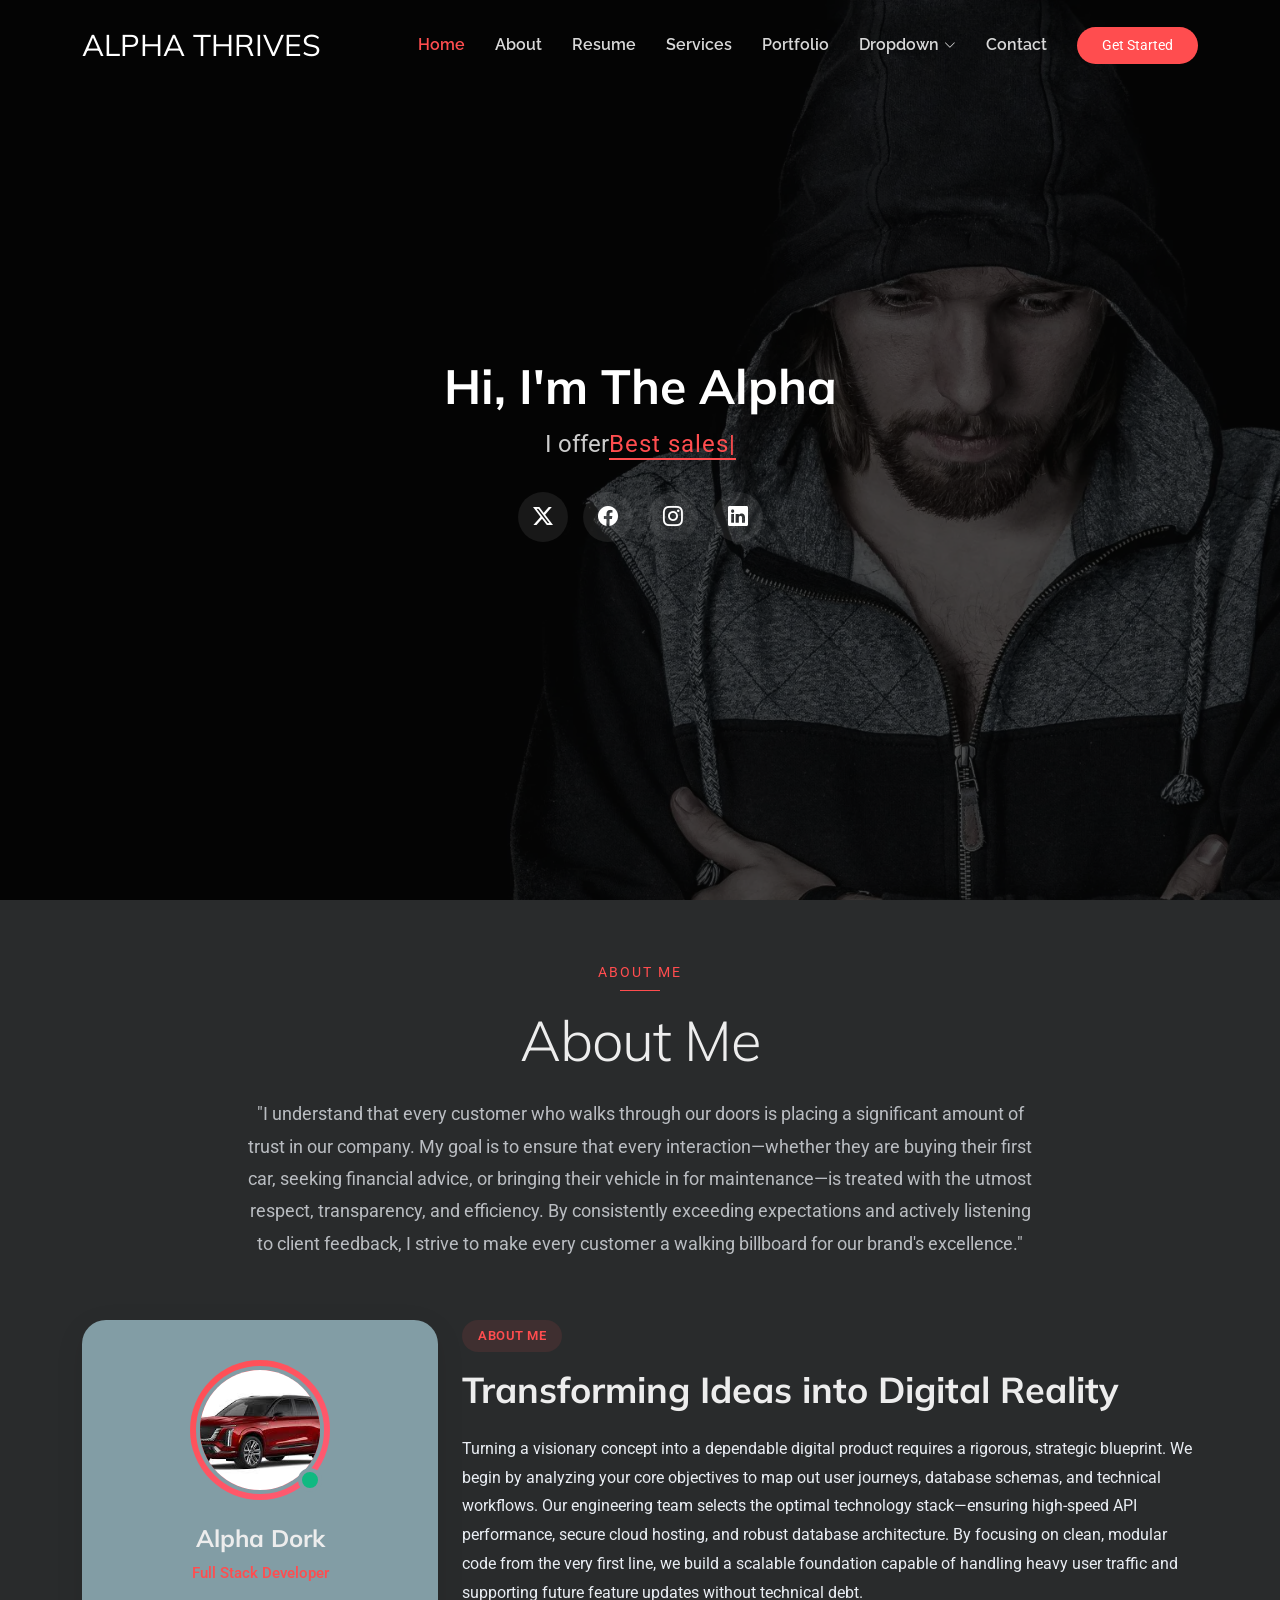
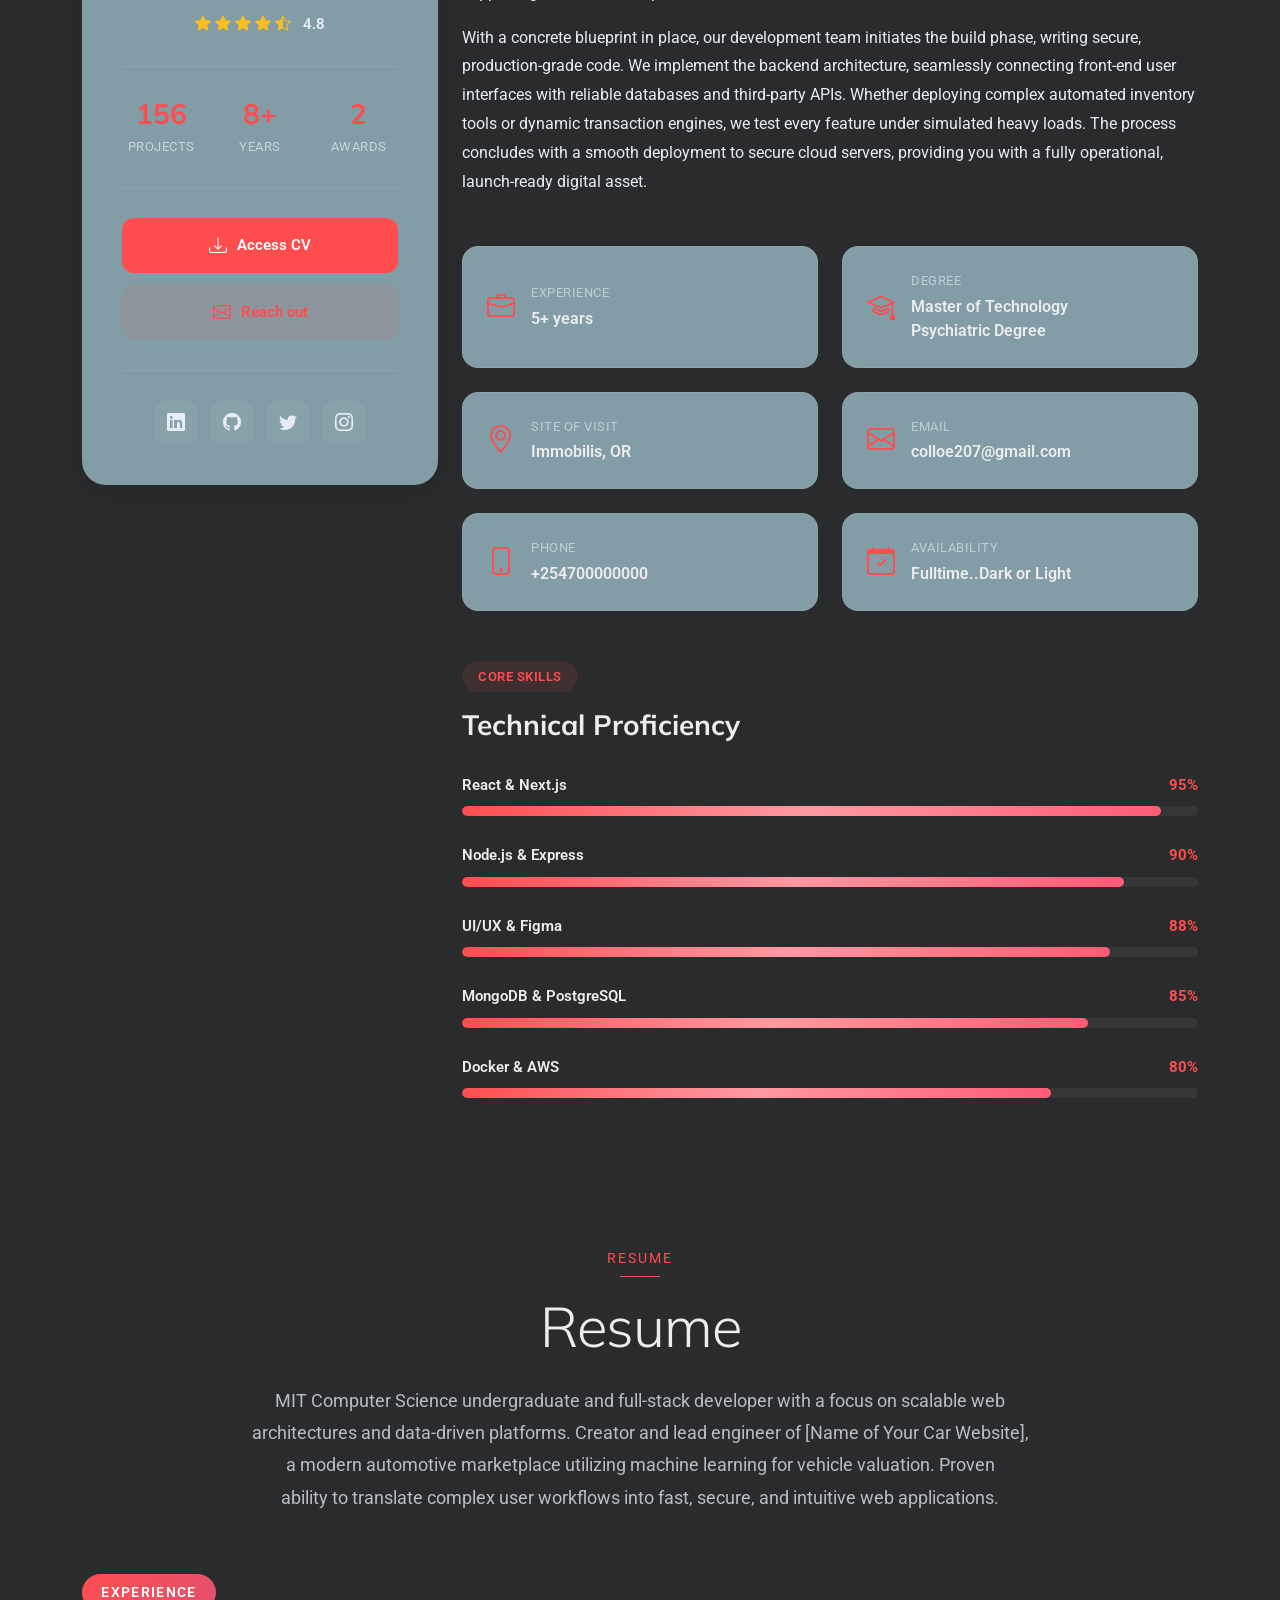
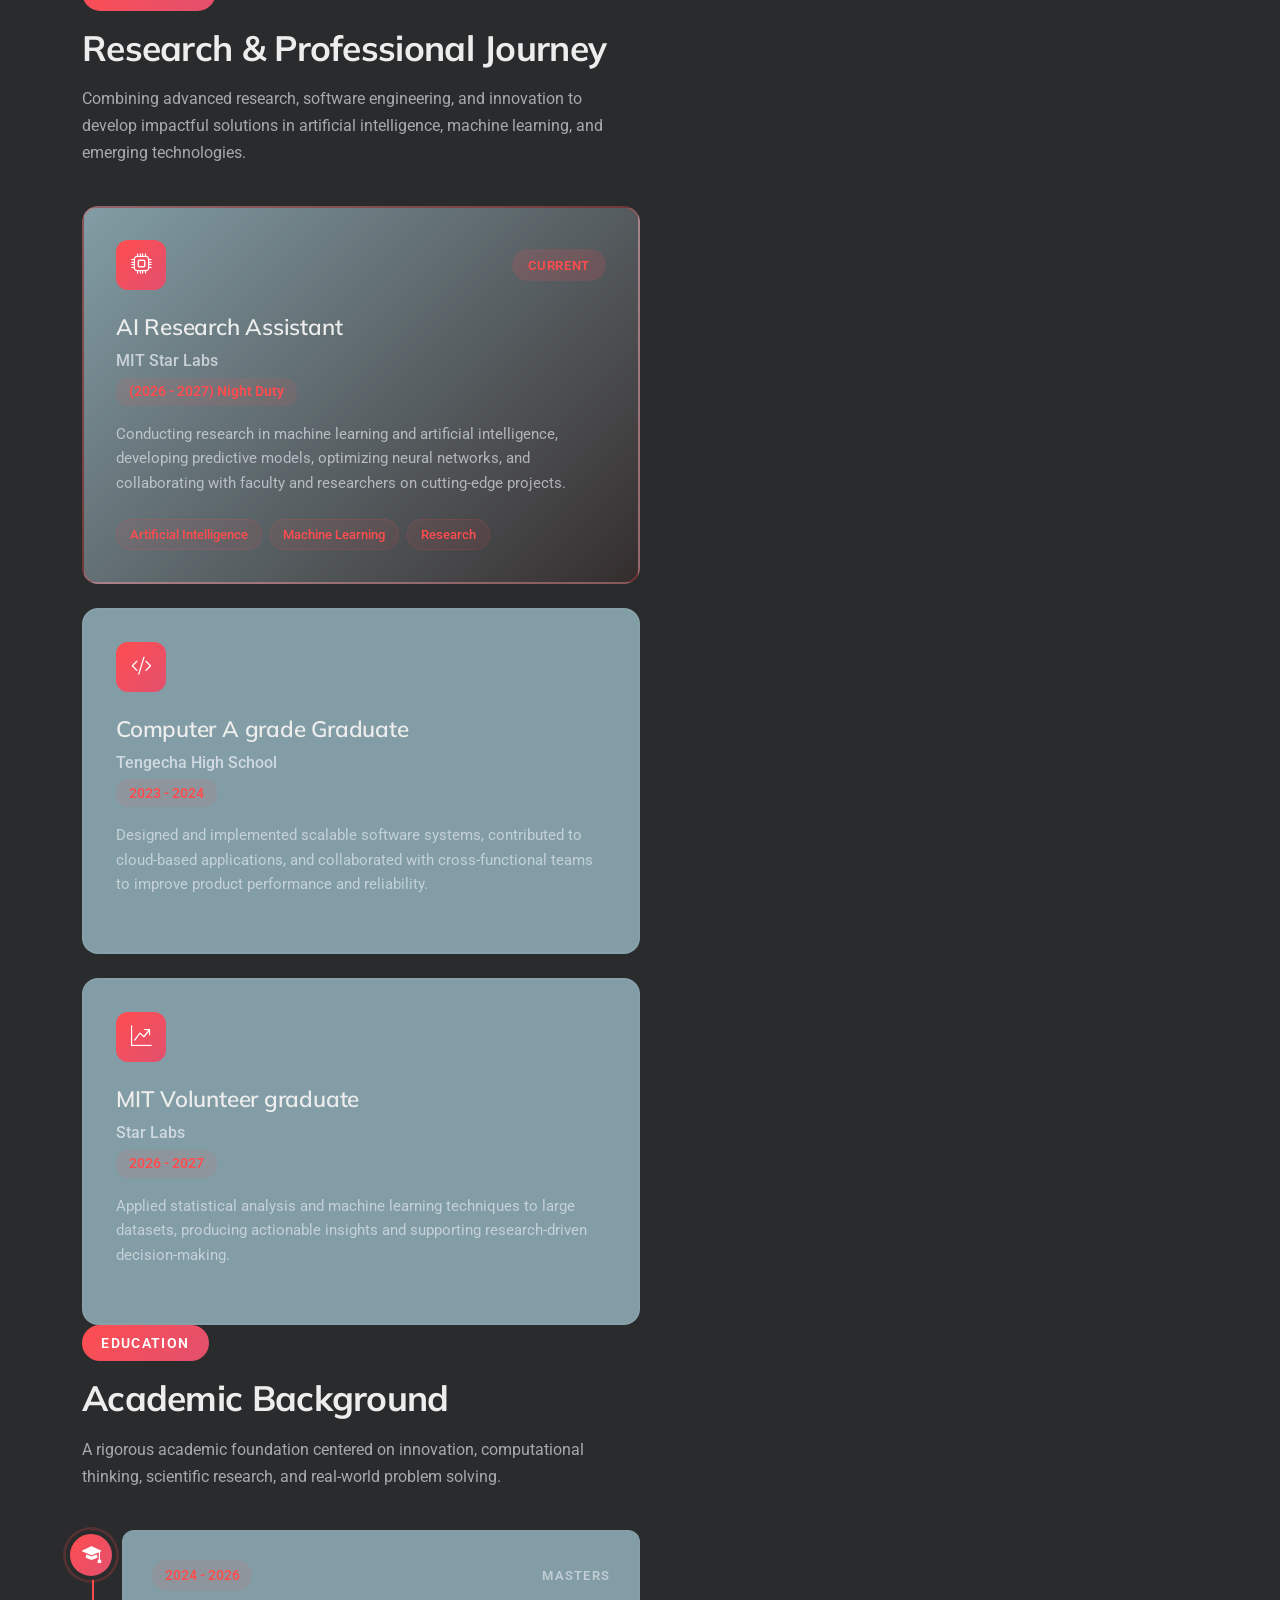
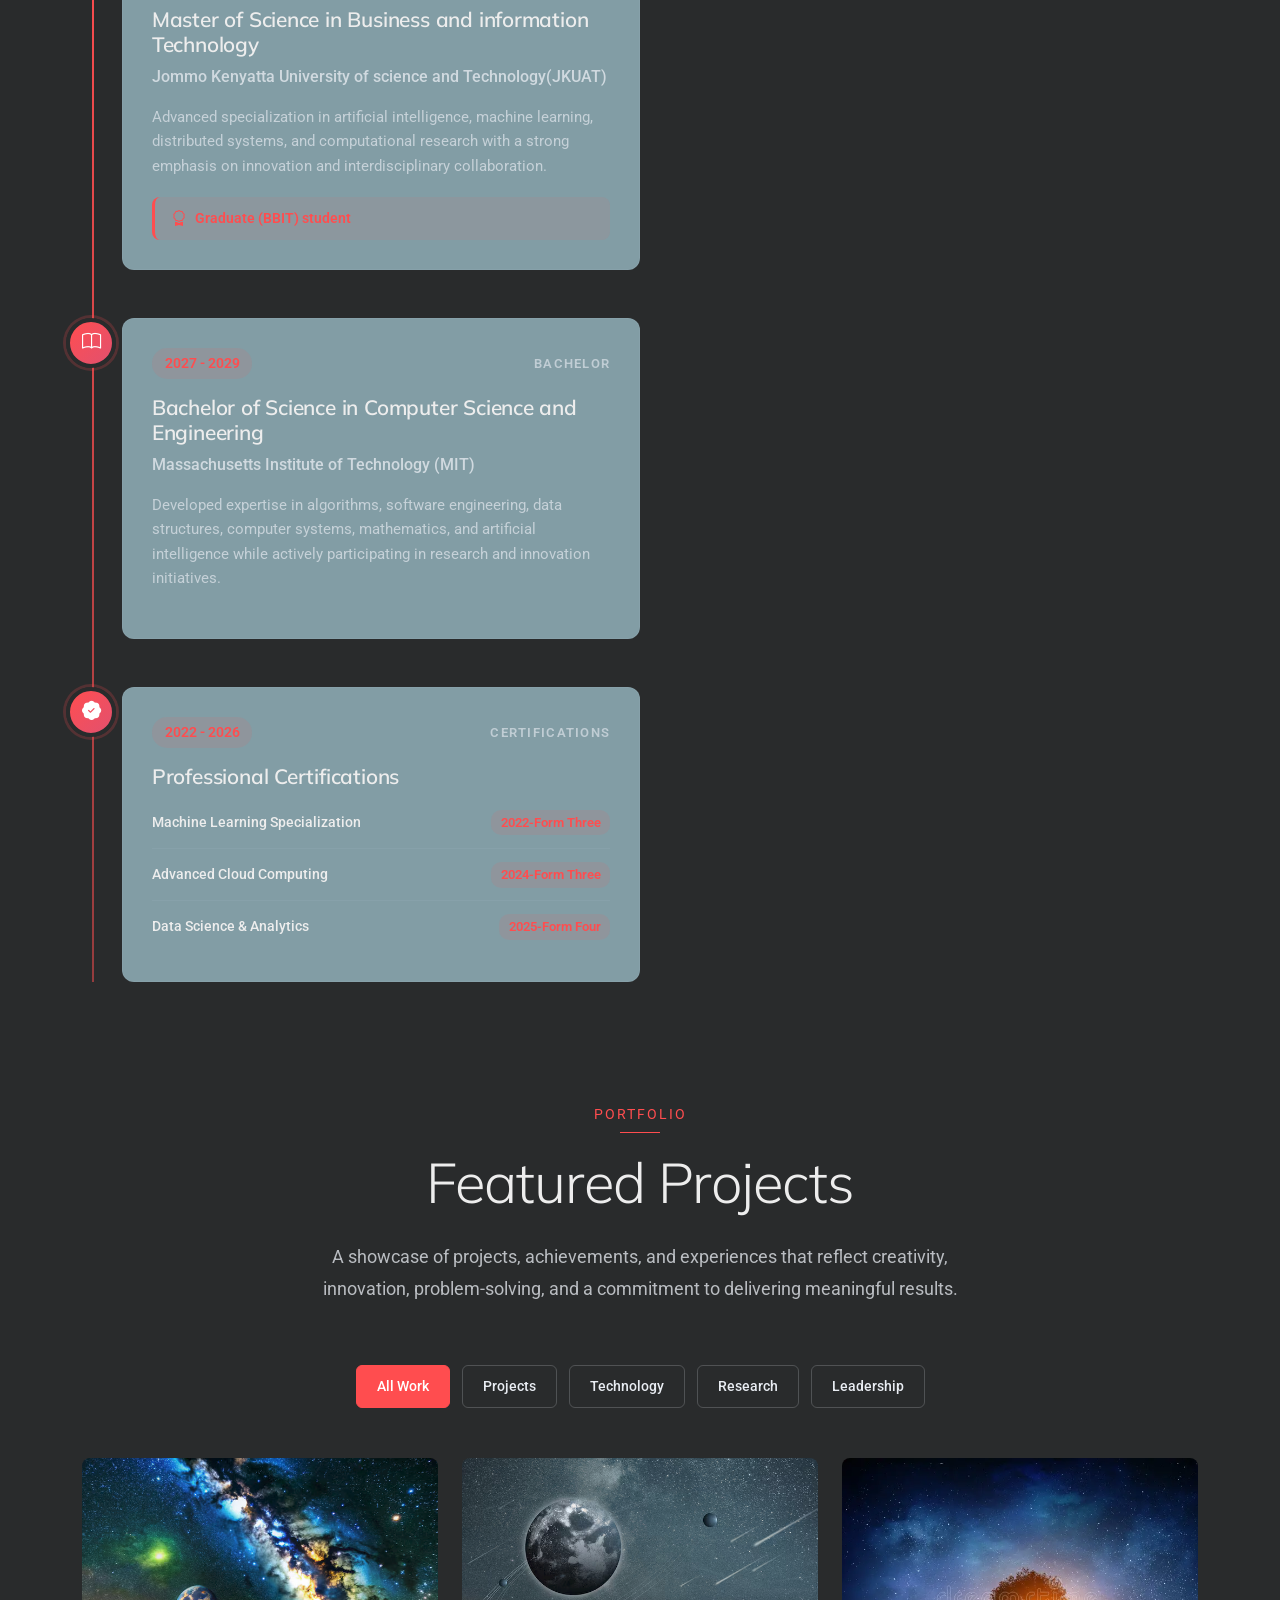
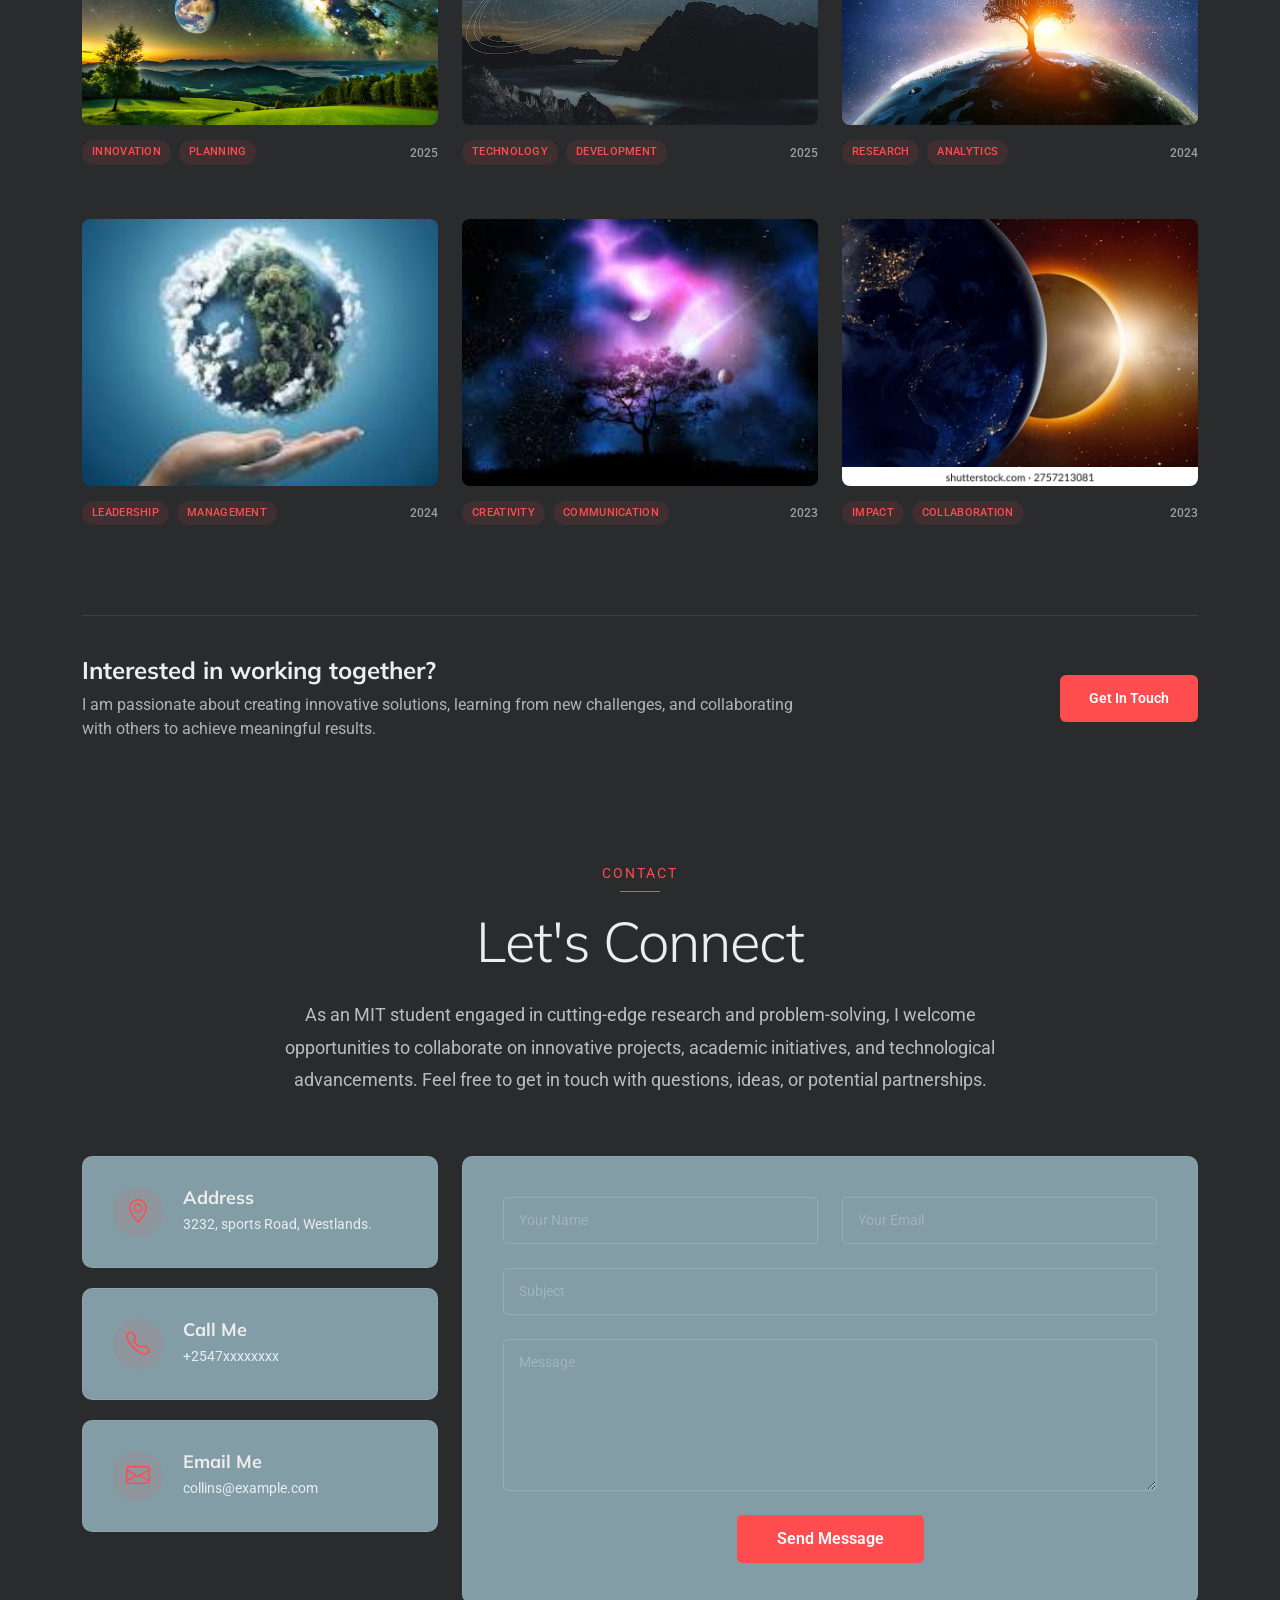
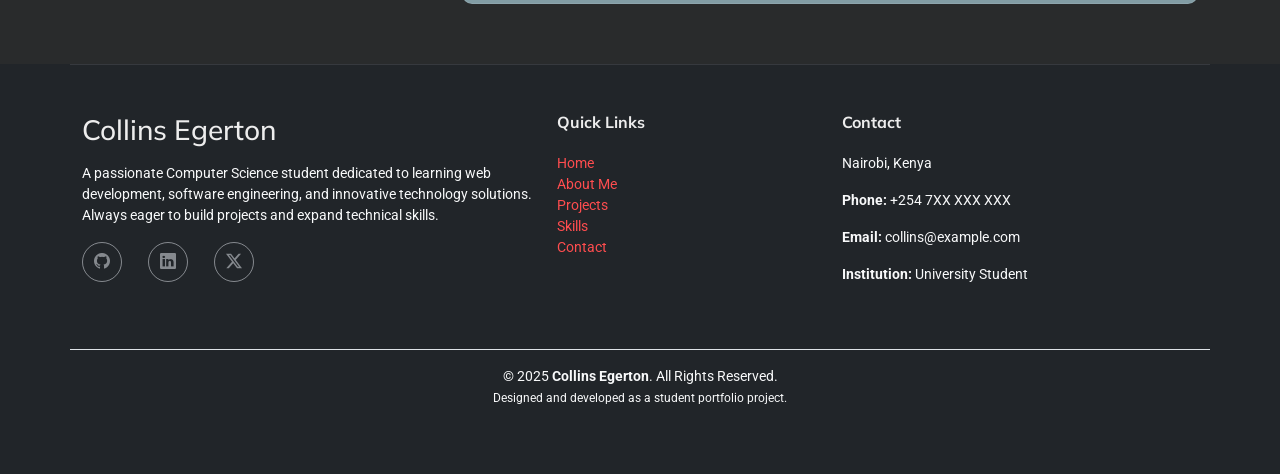
<file: index.html>
<!DOCTYPE html>
<html lang="en">

<head>
  <meta charset="utf-8">
  <meta content="width=device-width, initial-scale=1.0" name="viewport">
  <title></title>
  <meta name="description" content="">
  <meta name="keywords" content="">

  <!-- Favicons -->
  <link href="assets/img/services/image.png" rel="icon">
  <link href="assets/img/services/image copy.png" rel="image copy.png">

  <!-- Fonts -->
  <link href="https://fonts.googleapis.com" rel="preconnect">
  <link href="https://fonts.gstatic.com" rel="preconnect" crossorigin>
  <link href="https://fonts.googleapis.com/css2?family=Roboto:ital,wght@0,100;0,300;0,400;0,500;0,700;0,900;1,100;1,300;1,400;1,500;1,700;1,900&family=Raleway:ital,wght@0,100;0,200;0,300;0,400;0,500;0,600;0,700;0,800;0,900;1,100;1,200;1,300;1,400;1,500;1,600;1,700;1,800;1,900&family=Mulish:ital,wght@0,200;0,300;0,400;0,500;0,600;0,700;0,800;0,900;1,200;1,300;1,400;1,500;1,600;1,700;1,800;1,900&display=swap" rel="stylesheet">

  <!-- Vendor CSS Files -->
  <link href="assets/vendor/bootstrap/css/bootstrap.min.css" rel="stylesheet">
  <link href="assets/vendor/bootstrap-icons/bootstrap-icons.css" rel="stylesheet">
  <link href="assets/vendor/aos/aos.css" rel="stylesheet">
  <link href="assets/vendor/glightbox/css/glightbox.min.css" rel="stylesheet">
  <link href="assets/vendor/swiper/swiper-bundle.min.css" rel="stylesheet">

  <!-- Main CSS File -->
  <link href="assets/css/main.css" rel="stylesheet">

  <!-- =======================================================
  * Template Name: ALPHA THRIVES
  * Template URL: https://bootstrapmade.com/craftivo-bootstrap-portfolio-template/
  * Updated: Oct 04 2025 with Bootstrap v5.3.8
  * Author: BootstrapMade.com
  * License: https://bootstrapmade.com/license/
  ======================================================== -->
</head>

<body class="index-page">

  <header id="header" class="header d-flex align-items-center fixed-top">
    <div class="container-fluid container-xl position-relative d-flex align-items-center">

      <a href="index.html" class="logo d-flex align-items-center me-auto">
        <!-- Uncomment the line below if you also wish to use an image logo -->
        <!-- <img src="assets/img/logo.webp" alt=""> -->
        <h1 class="sitename">ALPHA THRIVES</h1>
      </a>

      <nav id="navmenu" class="navmenu">
        <ul>
          <li><a href="#hero" class="active">Home</a></li>
          <li><a href="#about">About</a></li>
          <li><a href="#resume">Resume</a></li>
          <li><a href="#services">Services</a></li>
          <li><a href="#portfolio">Portfolio</a></li>
          <li class="dropdown"><a href="#"><span>Dropdown</span> <i class="bi bi-chevron-down toggle-dropdown"></i></a>
            <ul>
              <li><a href="#">Dropdown 1</a></li>
              <li class="dropdown"><a href="#"><span>Deep Dropdown</span> <i class="bi bi-chevron-down toggle-dropdown"></i></a>
                <ul>
                  <li><a href="#">Deep Dropdown 1</a></li>
                  <li><a href="#">Deep Dropdown 2</a></li>
                  <li><a href="#">Deep Dropdown 3</a></li>
                  <li><a href="#">Deep Dropdown 4</a></li>
                  <li><a href="#">Deep Dropdown 5</a></li>
                </ul>
              </li>
              <li><a href="#">Dropdown 2</a></li>
              <li><a href="#">Dropdown 3</a></li>
              <li><a href="#">Dropdown 4</a></li>
            </ul>
          </li>
          <li><a href="#contact">Contact</a></li>
        </ul>
        <i class="mobile-nav-toggle d-xl-none bi bi-list"></i>
      </nav>

      <a class="btn-getstarted" href="#about">Get Started</a>

    </div>
  </header>

  <main class="main">

    <!-- Hero Section -->
    <section id="hero" class="hero section dark-background">

      <img src="assets/img/profile/profile-bg-5.webp" alt="" data-aos="fade-in">

      <div class="container" data-aos="fade-up" data-aos-delay="100">
        <div class="row justify-content-center">
          <div class="col-lg-8 text-center">
            <h2>Hi, I'm The Alpha</h2>
            <p>I offer<span class="typed" data-typed-items="Best sales,Best offers,Utter commitment,best products"></span><span class="typed-cursor" aria-hidden="true"></span></p>
            <div class="social-links">
              <a href="#"><i class="bi bi-twitter-x"></i></a>
              <a href="#"><i class="bi bi-facebook"></i></a>
              <a href="#"><i class="bi bi-instagram"></i></a>
              <a href="#"><i class="bi bi-linkedin"></i></a>
            </div>
          </div>
        </div>
      </div>

    </section><!-- /Hero Section -->

    <!-- About Section -->
    <section id="about" class="about section">

      <!-- Section Title -->
      <div class="container section-title" data-aos="fade-up">
        <span class="subtitle">About Me</span>
        <h2>About Me</h2>
        <p>"I understand that every customer who walks through our doors is placing a significant amount of trust in our company. My goal is to ensure that every interaction—whether they are buying their first car, seeking financial advice, or bringing their vehicle in for maintenance—is treated with the utmost respect, transparency, and efficiency. By consistently exceeding expectations and actively listening to client feedback, I strive to make every customer a walking billboard for our brand's excellence."</p>
      </div><!-- End Section Title -->

      <div class="container" data-aos="fade-up" data-aos-delay="100">

        <div class="row gy-5">
          <div class="col-lg-4" data-aos="zoom-in" data-aos-delay="150">
            <div class="profile-card">
              <div class="profile-header">
                <div class="profile-avatar">
                  <img src="assets/img/profile/topgear 8.jpeg" class="img-fluid" alt="">
                  <div class="status-indicator"></div>
                </div>
                <h3>Alpha Dork</h3>
                <span class="role">Full Stack Developer</span>
                <div class="rating">
                  <i class="bi bi-star-fill"></i>
                  <i class="bi bi-star-fill"></i>
                  <i class="bi bi-star-fill"></i>
                  <i class="bi bi-star-fill"></i>
                  <i class="bi bi-star-half"></i>
                  <span>4.8</span>
                </div>
              </div>

              <div class="profile-stats">
                <div class="stat-item">
                  <h4>156</h4>
                  <p>Projects</p>
                </div>
                <div class="stat-item">
                  <h4>8+</h4>
                  <p>Years</p>
                </div>
                <div class="stat-item">
                  <h4>2</h4>
                  <p>Awards</p>
                </div>
              </div>

              <div class="profile-actions">
                <a href="#" class="btn-primary"><i class="bi bi-download"></i> Access CV</a>
                <a href="#" class="btn-secondary"><i class="bi bi-envelope"></i> Reach out</a>
              </div>

              <div class="social-connect">
                <a href="#"><i class="bi bi-linkedin"></i></a>
                <a href="#"><i class="bi bi-github"></i></a>
                <a href="#"><i class="bi bi-twitter"></i></a>
                <a href="#"><i class="bi bi-instagram"></i></a>
              </div>
            </div>
          </div>

          <div class="col-lg-8" data-aos="fade-left" data-aos-delay="200">
            <div class="content-wrapper">
              <div class="bio-section">
                <div class="section-tag">About Me</div>
                <h2>Transforming Ideas into Digital Reality</h2>
                <p>Turning a visionary concept into a dependable digital product requires a rigorous, strategic blueprint. We begin by analyzing your core objectives to map out user journeys, database schemas, and technical workflows. Our engineering team selects the optimal technology stack—ensuring high-speed API performance, secure cloud hosting, and robust database architecture. By focusing on clean, modular code from the very first line, we build a scalable foundation capable of handling heavy user traffic and supporting future feature updates without technical debt.</p>
                <p>With a concrete blueprint in place, our development team initiates the build phase, writing secure, production-grade code. We implement the backend architecture, seamlessly connecting front-end user interfaces with reliable databases and third-party APIs. Whether deploying complex automated inventory tools or dynamic transaction engines, we test every feature under simulated heavy loads. The process concludes with a smooth deployment to secure cloud servers, providing you with a fully operational, launch-ready digital asset.</p>
              </div>

              <div class="details-grid">
                <div class="detail-item" data-aos="fade-up" data-aos-delay="250">
                  <i class="bi bi-briefcase"></i>
                  <div class="detail-content">
                    <span>Experience</span>
                    <strong>5+ years</strong>
                  </div>
                </div>

                <div class="detail-item" data-aos="fade-up" data-aos-delay="300">
                  <i class="bi bi-mortarboard"></i>
                  <div class="detail-content">
                    <span>Degree</span>
                    <strong>Master of Technology</strong>
                    <strong>Psychiatric Degree</strong>
                  </div>
                </div>

                <div class="detail-item" data-aos="fade-up" data-aos-delay="350">
                  <i class="bi bi-geo-alt"></i>
                  <div class="detail-content">
                    <span>Site of visit</span>
                    <strong>Immobilis, OR</strong>
                  </div>
                </div>

                <div class="detail-item" data-aos="fade-up" data-aos-delay="100">
                  <i class="bi bi-envelope"></i>
                  <div class="detail-content">
                    <span>Email</span>
                    <strong>colloe207@gmail.com</strong>
                  </div>
                </div>

                <div class="detail-item" data-aos="fade-up" data-aos-delay="150">
                  <i class="bi bi-phone"></i>
                  <div class="detail-content">
                    <span>Phone</span>
                    <strong>+254700000000</strong>
                  </div>
                </div>

                <div class="detail-item" data-aos="fade-up" data-aos-delay="200">
                  <i class="bi bi-calendar-check"></i>
                  <div class="detail-content">
                    <span>Availability</span>
                    <strong>Fulltime..Dark or Light</strong>
                  </div>
                </div>
              </div>

              <div class="skills-showcase" data-aos="fade-up" data-aos-delay="250">
                <div class="section-tag">Core Skills</div>
                <h3>Technical Proficiency</h3>

                <div class="skills-list skills-animation">
                  <div class="skill-item">
                    <div class="skill-info">
                      <span class="skill-name">React &amp; Next.js</span>
                      <span class="skill-percent">95%</span>
                    </div>
                    <div class="progress">
                      <div class="progress-bar" role="progressbar" aria-valuenow="95" aria-valuemin="0" aria-valuemax="100"></div>
                    </div>
                  </div>

                  <div class="skill-item">
                    <div class="skill-info">
                      <span class="skill-name">Node.js &amp; Express</span>
                      <span class="skill-percent">90%</span>
                    </div>
                    <div class="progress">
                      <div class="progress-bar" role="progressbar" aria-valuenow="90" aria-valuemin="0" aria-valuemax="100"></div>
                    </div>
                  </div>

                  <div class="skill-item">
                    <div class="skill-info">
                      <span class="skill-name">UI/UX &amp; Figma</span>
                      <span class="skill-percent">88%</span>
                    </div>
                    <div class="progress">
                      <div class="progress-bar" role="progressbar" aria-valuenow="88" aria-valuemin="0" aria-valuemax="100"></div>
                    </div>
                  </div>

                  <div class="skill-item">
                    <div class="skill-info">
                      <span class="skill-name">MongoDB &amp; PostgreSQL</span>
                      <span class="skill-percent">85%</span>
                    </div>
                    <div class="progress">
                      <div class="progress-bar" role="progressbar" aria-valuenow="85" aria-valuemin="0" aria-valuemax="100"></div>
                    </div>
                  </div>

                  <div class="skill-item">
                    <div class="skill-info">
                      <span class="skill-name">Docker &amp; AWS</span>
                      <span class="skill-percent">80%</span>
                    </div>
                    <div class="progress">
                      <div class="progress-bar" role="progressbar" aria-valuenow="80" aria-valuemin="0" aria-valuemax="100"></div>
                    </div>
                  </div>
                </div>
              </div>
            </div>
          </div>
        </div>

      </div>

    </section><!-- /About Section -->

    <!-- Resume Section -->
    <section id="resume" class="resume section">

      <!-- Section Title -->
      <div class="container section-title" data-aos="fade-up">
        <span class="subtitle">Resume</span>
        <h2>Resume</h2>
        <p><p>MIT Computer Science undergraduate and full-stack developer with a focus on scalable web architectures and data-driven platforms. Creator and lead engineer of [Name of Your Car Website], a modern automotive marketplace utilizing machine learning for vehicle valuation. Proven ability to translate complex user workflows into fast, secure, and intuitive web applications.</p></p>
       
      </div><!-- End Section Title -->

      <div class="container" data-aos="fade-up" data-aos-delay="100">
<div class="col-lg-6">
  <div class="experience-section">
    <div class="section-header" data-aos="fade-right" data-aos-delay="200">
      <div class="header-content">
        <span class="section-badge">Experience</span>
        <h2>Research & Professional Journey</h2>
        <p>Combining advanced research, software engineering, and innovation to develop impactful solutions in artificial intelligence, machine learning, and emerging technologies.</p>
      </div>
    </div>

    <div class="experience-cards">
      <div class="exp-card featured" data-aos="zoom-in" data-aos-delay="300">
        <div class="card-header">
          <div class="company-logo">
            <i class="bi bi-cpu"></i>
          </div>
          <div class="period-badge">Current</div>
        </div>
        <div class="card-body">
          <h3>AI Research Assistant</h3>
          <p class="company-name">MIT Star Labs</p>
          <span class="duration">(2026 - 2027) Night Duty</span>
          <p class="description">
            Conducting research in machine learning and artificial intelligence, developing predictive models,
            optimizing neural networks, and collaborating with faculty and researchers on cutting-edge projects.
          </p>
          <div class="skills-tags">
            <span class="skill-tag">Artificial Intelligence</span>
            <span class="skill-tag">Machine Learning</span>
            <span class="skill-tag">Research</span>
          </div>
        </div>
      </div>

      <div class="exp-card" data-aos="zoom-in" data-aos-delay="350">
        <div class="card-header">
          <div class="company-logo">
            <i class="bi bi-code-slash"></i>
          </div>
        </div>
        <div class="card-body">
          <h3>Computer A grade Graduate</h3>
          <p class="company-name">Tengecha High School</p>
          <span class="duration">2023 - 2024</span>
          <p class="description">
            Designed and implemented scalable software systems, contributed to cloud-based applications,
            and collaborated with cross-functional teams to improve product performance and reliability.
          </p>
        </div>
      </div>

      <div class="exp-card" data-aos="zoom-in" data-aos-delay="400">
        <div class="card-header">
          <div class="company-logo">
            <i class="bi bi-graph-up-arrow"></i>
          </div>
        </div>
        <div class="card-body">
          <h3>MIT Volunteer graduate</h3>
          <p class="company-name">Star Labs</p>
          <span class="duration">2026 - 2027</span>
          <p class="description">
            Applied statistical analysis and machine learning techniques to large datasets,
            producing actionable insights and supporting research-driven decision-making.
          </p>
        </div>
      </div>
    </div>
  </div>
</div>

<div class="col-lg-6">
  <div class="education-section">
    <div class="section-header" data-aos="fade-left" data-aos-delay="200">
      <div class="header-content">
        <span class="section-badge">Education</span>
        <h2>Academic Background</h2>
        <p>
          A rigorous academic foundation centered on innovation, computational thinking,
          scientific research, and real-world problem solving.
        </p>
      </div>
    </div>

    <div class="education-timeline" data-aos="fade-left" data-aos-delay="300">
      <div class="timeline-track">

        <div class="timeline-item">
          <div class="timeline-marker">
            <i class="bi bi-mortarboard-fill"></i>
          </div>
          <div class="timeline-content">
            <div class="education-meta">
              <span class="year-range">2024 - 2026</span>
              <span class="degree-level">Masters</span>
            </div>
            <h4>Master of Science in Business and information Technology</h4>
            <p class="institution">Jommo Kenyatta University of science and Technology(JKUAT)</p>
            <p class="description">
              Advanced specialization in artificial intelligence, machine learning,
              distributed systems, and computational research with a strong emphasis
              on innovation and interdisciplinary collaboration.
            </p>
            <div class="achievement">
              <i class="bi bi-award"></i>
              <span>Graduate (BBIT) student</span>
            </div>
          </div>
        </div>

        <div class="timeline-item">
          <div class="timeline-marker">
            <i class="bi bi-book"></i>
          </div>
          <div class="timeline-content">
            <div class="education-meta">
              <span class="year-range">2027 - 2029</span>
              <span class="degree-level">Bachelor</span>
            </div>
            <h4>Bachelor of Science in Computer Science and Engineering</h4>
            <p class="institution">Massachusetts Institute of Technology (MIT)</p>
            <p class="description">
              Developed expertise in algorithms, software engineering, data structures,
              computer systems, mathematics, and artificial intelligence while actively
              participating in research and innovation initiatives.
            </p>
          </div>
        </div>

        <div class="timeline-item">
          <div class="timeline-marker">
            <i class="bi bi-patch-check-fill"></i>
          </div>
          <div class="timeline-content">
            <div class="education-meta">
              <span class="year-range">2022 - 2026</span>
              <span class="degree-level">Certifications</span>
            </div>
            <h4>Professional Certifications</h4>

<div class="certifications-list">
  <div class="cert-item">
    <span class="cert-name">Machine Learning Specialization</span>
    <span class="cert-year">2022-Form Three</span>
  </div>
  <div class="cert-item">
    <span class="cert-name">Advanced Cloud Computing</span>
    <span class="cert-year">2024-Form Three</span>
  </div>
  <div class="cert-item">
    <span class="cert-name">Data Science & Analytics</span>
    <span class="cert-year">2025-Form Four</span>
  </div>
</div>
            </div>

          </div>
        </div>

      </div>
    </div>
  </div>
</div>
    </section><!-- /Services Section -->

    <!-- Portfolio Section -->
<section id="portfolio" class="portfolio section">

  <!-- Section Title -->
  <div class="container section-title" data-aos="fade-up">
    <span class="subtitle">Portfolio</span>
    <h2>Featured Projects</h2>
    <p>
      A showcase of projects, achievements, and experiences that reflect creativity,
      innovation, problem-solving, and a commitment to delivering meaningful results.
    </p>
  </div>

  <div class="container" data-aos="fade-up" data-aos-delay="100">

    <div class="isotope-layout" data-default-filter="*" data-layout="masonry" data-sort="original-order">

      <ul class="portfolio-filters isotope-filters" data-aos="fade-up" data-aos-delay="200">
        <li data-filter="*" class="filter-active">All Work</li>
        <li data-filter=".filter-creative">Projects</li>
        <li data-filter=".filter-digital">Technology</li>
        <li data-filter=".filter-strategy">Research</li>
        <li data-filter=".filter-development">Leadership</li>
      </ul>

      <div class="row gy-4 isotope-container" data-aos="fade-up" data-aos-delay="300">

        <!-- Project 1 -->
        <div class="col-lg-4 col-md-6 portfolio-item isotope-item filter-creative">
          <div class="portfolio-card">
            <div class="portfolio-image-container">
              <img src="assets/img/portfolio/image copy 2.png" alt="Project" class="img-fluid">
              <div class="portfolio-overlay">
                <div class="portfolio-info">
                  <span class="project-category">Project</span>
                  <h4>Innovation Initiative</h4>
                </div>
              </div>
            </div>
            <div class="portfolio-meta">
              <div class="project-tags">
                <span class="tag">Innovation</span>
                <span class="tag">Planning</span>
              </div>
              <div class="project-year">2025</div>
            </div>
          </div>
        </div>

        <!-- Project 2 -->
        <div class="col-lg-4 col-md-6 portfolio-item isotope-item filter-digital">
          <div class="portfolio-card">
            <div class="portfolio-image-container">
              <img src="assets/img/portfolio/image copy 3.png" alt="Project" class="img-fluid">
              <div class="portfolio-overlay">
                <div class="portfolio-info">
                  <span class="project-category">Technology</span>
                  <h4>Digital Solutions Platform</h4>
                </div>
              </div>
            </div>
            <div class="portfolio-meta">
              <div class="project-tags">
                <span class="tag">Technology</span>
                <span class="tag">Development</span>
              </div>
              <div class="project-year">2025</div>
            </div>
          </div>
        </div>

        <!-- Project 3 -->
        <div class="col-lg-4 col-md-6 portfolio-item isotope-item filter-strategy">
          <div class="portfolio-card">
            <div class="portfolio-image-container">
              <img src="assets/img/portfolio/image copy 4.png" alt="Project" class="img-fluid">
              <div class="portfolio-overlay">
                <div class="portfolio-info">
                  <span class="project-category">Research</span>
                  <h4>Market & Data Analysis</h4>
                </div>
              </div>
            </div>
            <div class="portfolio-meta">
              <div class="project-tags">
                <span class="tag">Research</span>
                <span class="tag">Analytics</span>
              </div>
              <div class="project-year">2024</div>
            </div>
          </div>
        </div>

        <!-- Project 4 -->
        <div class="col-lg-4 col-md-6 portfolio-item isotope-item filter-development">
          <div class="portfolio-card">
            <div class="portfolio-image-container">
              <img src="assets/img/portfolio/image copy 5.png" alt="Project" class="img-fluid">
              <div class="portfolio-overlay">
                <div class="portfolio-info">
                  <span class="project-category">Leadership</span>
                  <h4>Team Development Program</h4>
                </div>
              </div>
            </div>
            <div class="portfolio-meta">
              <div class="project-tags">
                <span class="tag">Leadership</span>
                <span class="tag">Management</span>
              </div>
              <div class="project-year">2024</div>
            </div>
          </div>
        </div>

        <!-- Project 5 -->
        <div class="col-lg-4 col-md-6 portfolio-item isotope-item filter-creative">
          <div class="portfolio-card">
            <div class="portfolio-image-container">
              <img src="assets/img/portfolio/image copy.png" alt="Project" class="img-fluid">
              <div class="portfolio-overlay">
                <div class="portfolio-info">
                  <span class="project-category">Creative Work</span>
                  <h4>Brand Communication Strategy</h4>
                </div>
              </div>
            </div>
            <div class="portfolio-meta">
              <div class="project-tags">
                <span class="tag">Creativity</span>
                <span class="tag">Communication</span>
              </div>
              <div class="project-year">2023</div>
            </div>
          </div>
        </div>

        <!-- Project 6 -->
        <div class="col-lg-4 col-md-6 portfolio-item isotope-item filter-digital">
          <div class="portfolio-card">
            <div class="portfolio-image-container">
              <img src="assets/img/portfolio/image.png" alt="Project" class="img-fluid">
              <div class="portfolio-overlay">
                <div class="portfolio-info">
                  <span class="project-category">Community Impact</span>
                  <h4>Social Outreach Initiative</h4>
                </div>
              </div>
            </div>
            <div class="portfolio-meta">
              <div class="project-tags">
                <span class="tag">Impact</span>
                <span class="tag">Collaboration</span>
              </div>
              <div class="project-year">2023</div>
            </div>
          </div>
        </div>

      </div>
    </div>

    <div class="portfolio-bottom" data-aos="fade-up" data-aos-delay="400">
      <div class="row align-items-center">
        <div class="col-lg-8">
          <h3>Interested in working together?</h3>
          <p>
            I am passionate about creating innovative solutions, learning from new
            challenges, and collaborating with others to achieve meaningful results.
          </p>
        </div>
        <div class="col-lg-4 text-lg-end">
          <a href="#contact" class="btn btn-accent">Get In Touch</a>
        </div>
      </div>
    </div>

  </div>
</section>

    <!-- Contact Section -->
    <section id="contact" class="contact section">

     <!-- Section Title -->
<div class="container section-title" data-aos="fade-up">
  <span class="subtitle">Contact</span>
  <h2>Let's Connect</h2>
  <p>
    As an MIT student engaged in cutting-edge research and problem-solving,
    I welcome opportunities to collaborate on innovative projects, academic
    initiatives, and technological advancements. Feel free to get in touch
    with questions, ideas, or potential partnerships.
  </p>
</div><!-- End Section Title -->

      <div class="container">

        <div class="row gy-4">

          <div class="col-lg-4">
            <div class="info-item">
              <div class="icon-wrapper">
                <i class="bi bi-geo-alt"></i>
              </div>
              <div>
                <h3>Address</h3>
                <p>3232, sports Road, Westlands.</p>
              </div>
            </div>

            <div class="info-item">
              <div class="icon-wrapper">
                <i class="bi bi-telephone"></i>
              </div>
              <div>
                <h3>Call Me</h3>
                <p>+2547xxxxxxxx</p>
              </div>
            </div>

            <div class="info-item">
              <div class="icon-wrapper">
                <i class="bi bi-envelope"></i>
              </div>
              <div>
                <h3>Email Me</h3>
                <p>collins@example.com</p>
              </div>
            </div>

          </div>

          <div class="col-lg-8">
            <form action="forms/contact.php" method="post" class="php-email-form">
              <div class="row gy-4">

                <div class="col-md-6">
                  <input type="text" name="name" class="form-control" placeholder="Your Name" required="">
                </div>

                <div class="col-md-6">
                  <input type="email" class="form-control" name="email" placeholder="Your Email" required="">
                </div>

                <div class="col-md-12">
                  <input type="text" class="form-control" name="subject" placeholder="Subject" required="">
                </div>

                <div class="col-md-12">
                  <textarea class="form-control" name="message" rows="6" placeholder="Message" required=""></textarea>
                </div>

                <div class="col-md-12 text-center">
                  <div class="loading">Loading</div>
                  <div class="error-message"></div>
                  <div class="sent-message">Your message has been sent. Thank you!</div>

                  <button type="submit">Send Message</button>
                </div>

              </div>
            </form>
          </div>

        </div>

      </div>

    </section><!-- /Contact Section -->

  </main>
<footer id="footer" class="footer bg-dark text-light">

  <div class="container footer-top py-5">
    <div class="row gy-4">

      <!-- About Student -->
      <div class="col-lg-5 col-md-12">
        <h3 class="mb-3">Collins Egerton</h3>
        <p>
          A passionate Computer Science student dedicated to learning
          web development, software engineering, and innovative technology
          solutions. Always eager to build projects and expand technical skills.
        </p>

        <div class="social-links d-flex gap-3 mt-3">
          <a href="https://github.com/yourusername" target="_blank">
            <i class="bi bi-github"></i>
          </a>

          <a href="https://linkedin.com/in/yourprofile" target="_blank">
            <i class="bi bi-linkedin"></i>
          </a>

          <a href="https://twitter.com/yourusername" target="_blank">
            <i class="bi bi-twitter-x"></i>
          </a>
        </div>
      </div>

      <!-- Quick Links -->
      <div class="col-lg-3 col-6">
        <h4>Quick Links</h4>
        <ul class="list-unstyled">
          <li><a href="#hero">Home</a></li>
          <li><a href="#about">About Me</a></li>
          <li><a href="#projects">Projects</a></li>
          <li><a href="#skills">Skills</a></li>
          <li><a href="#contact">Contact</a></li>
        </ul>
      </div>

      <!-- Contact Information -->
      <div class="col-lg-4 col-md-12">
        <h4>Contact</h4>
        <p>Nairobi, Kenya</p>
        <p><strong>Phone:</strong> +254 7XX XXX XXX</p>
        <p><strong>Email:</strong> collins@example.com</p>
        <p><strong>Institution:</strong> University Student</p>
      </div>

    </div>
  </div>

  <!-- Copyright -->
  <div class="container text-center py-3 border-top">
    <p class="mb-0">
      © 2025 <strong>Collins Egerton</strong>. All Rights Reserved.
    </p>
    <small>
      Designed and developed as a student portfolio project.
    </small>
  </div>

</footer>

  <!-- Scroll Top -->
  <a href="#" id="scroll-top" class="scroll-top d-flex align-items-center justify-content-center"><i class="bi bi-arrow-up-short"></i></a>

  <!-- Preloader -->
  <div id="preloader"></div>

  <!-- Vendor JS Files -->
  <script src="assets/vendor/bootstrap/js/bootstrap.bundle.min.js"></script>
  <script src="assets/vendor/php-email-form/validate.js"></script>
  <script src="assets/vendor/aos/aos.js"></script>
  <script src="assets/vendor/typed.js/typed.umd.js"></script>
  <script src="assets/vendor/waypoints/noframework.waypoints.js"></script>
  <script src="assets/vendor/glightbox/js/glightbox.min.js"></script>
  <script src="assets/vendor/imagesloaded/imagesloaded.pkgd.min.js"></script>
  <script src="assets/vendor/isotope-layout/isotope.pkgd.min.js"></script>
  <script src="assets/vendor/swiper/swiper-bundle.min.js"></script>

  <!-- Main JS File -->
  <script src="assets/js/main.js"></script>

</body>

</html>
</file>
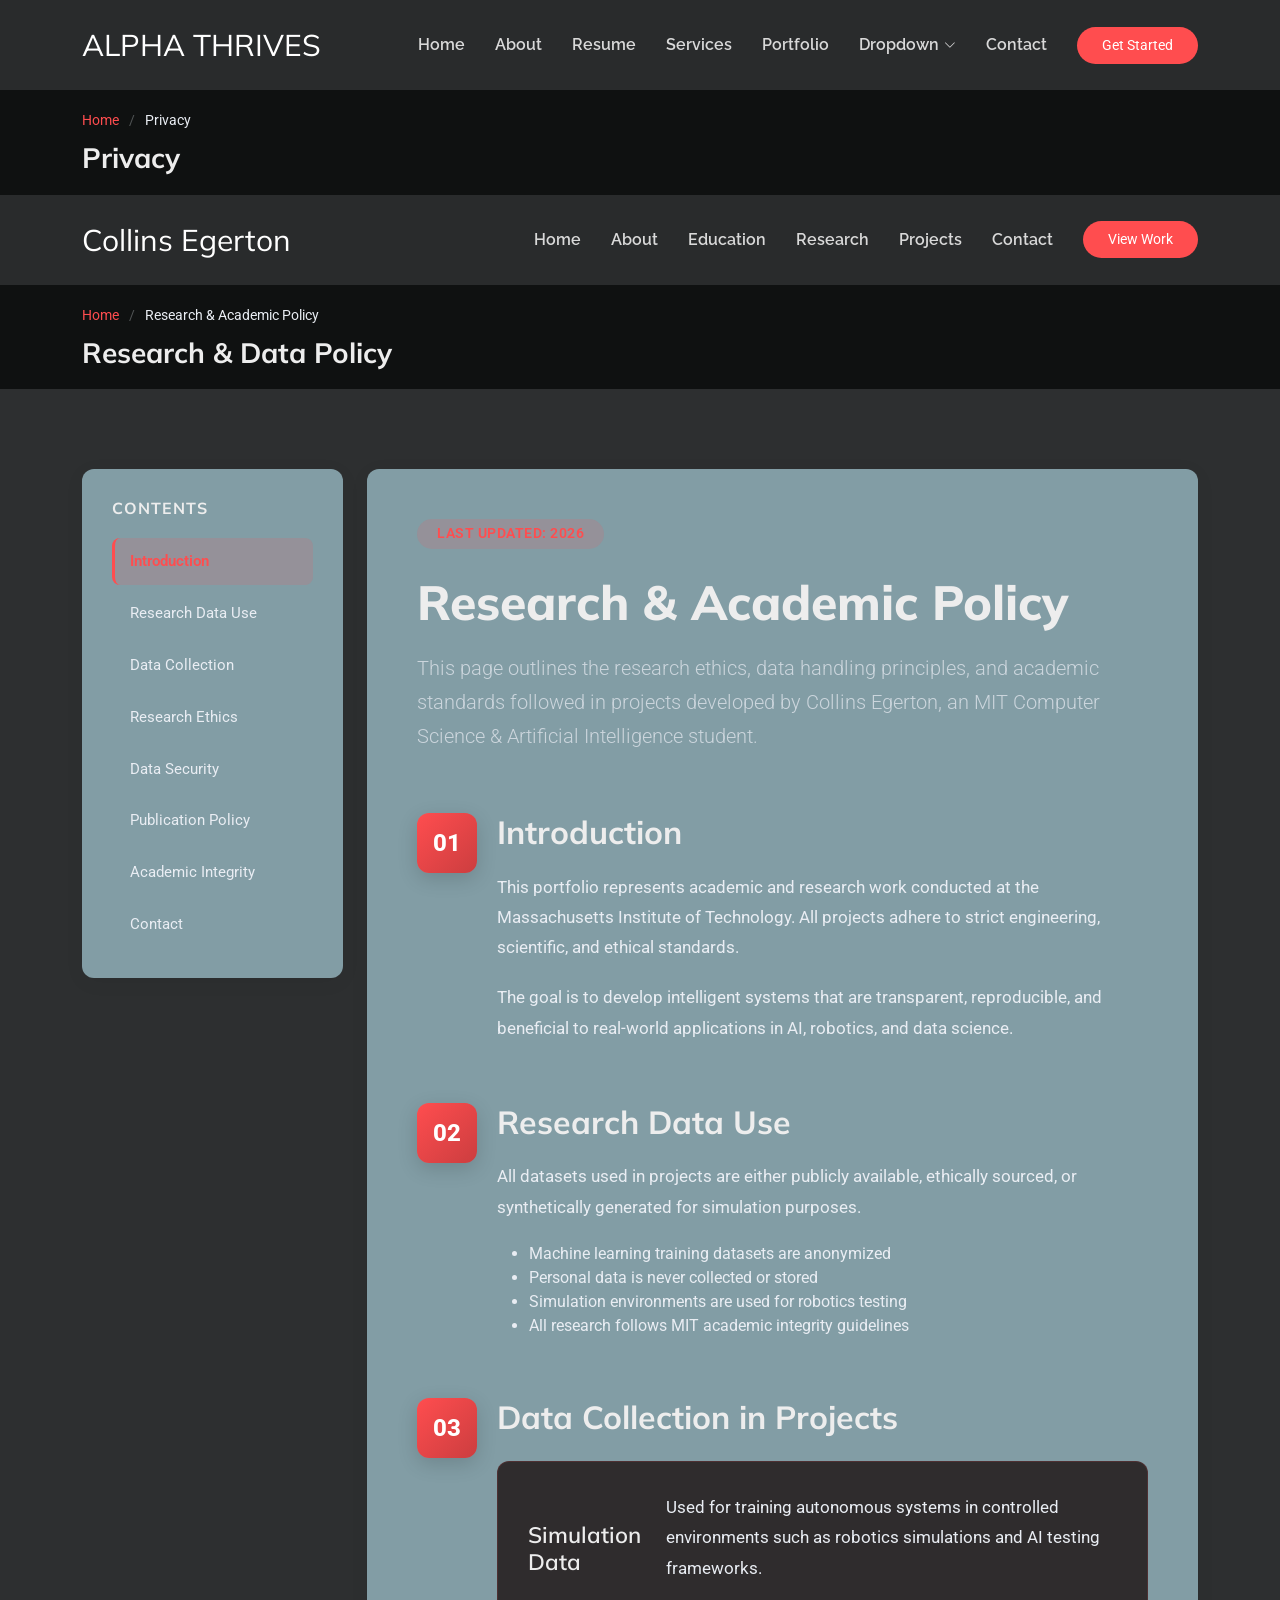
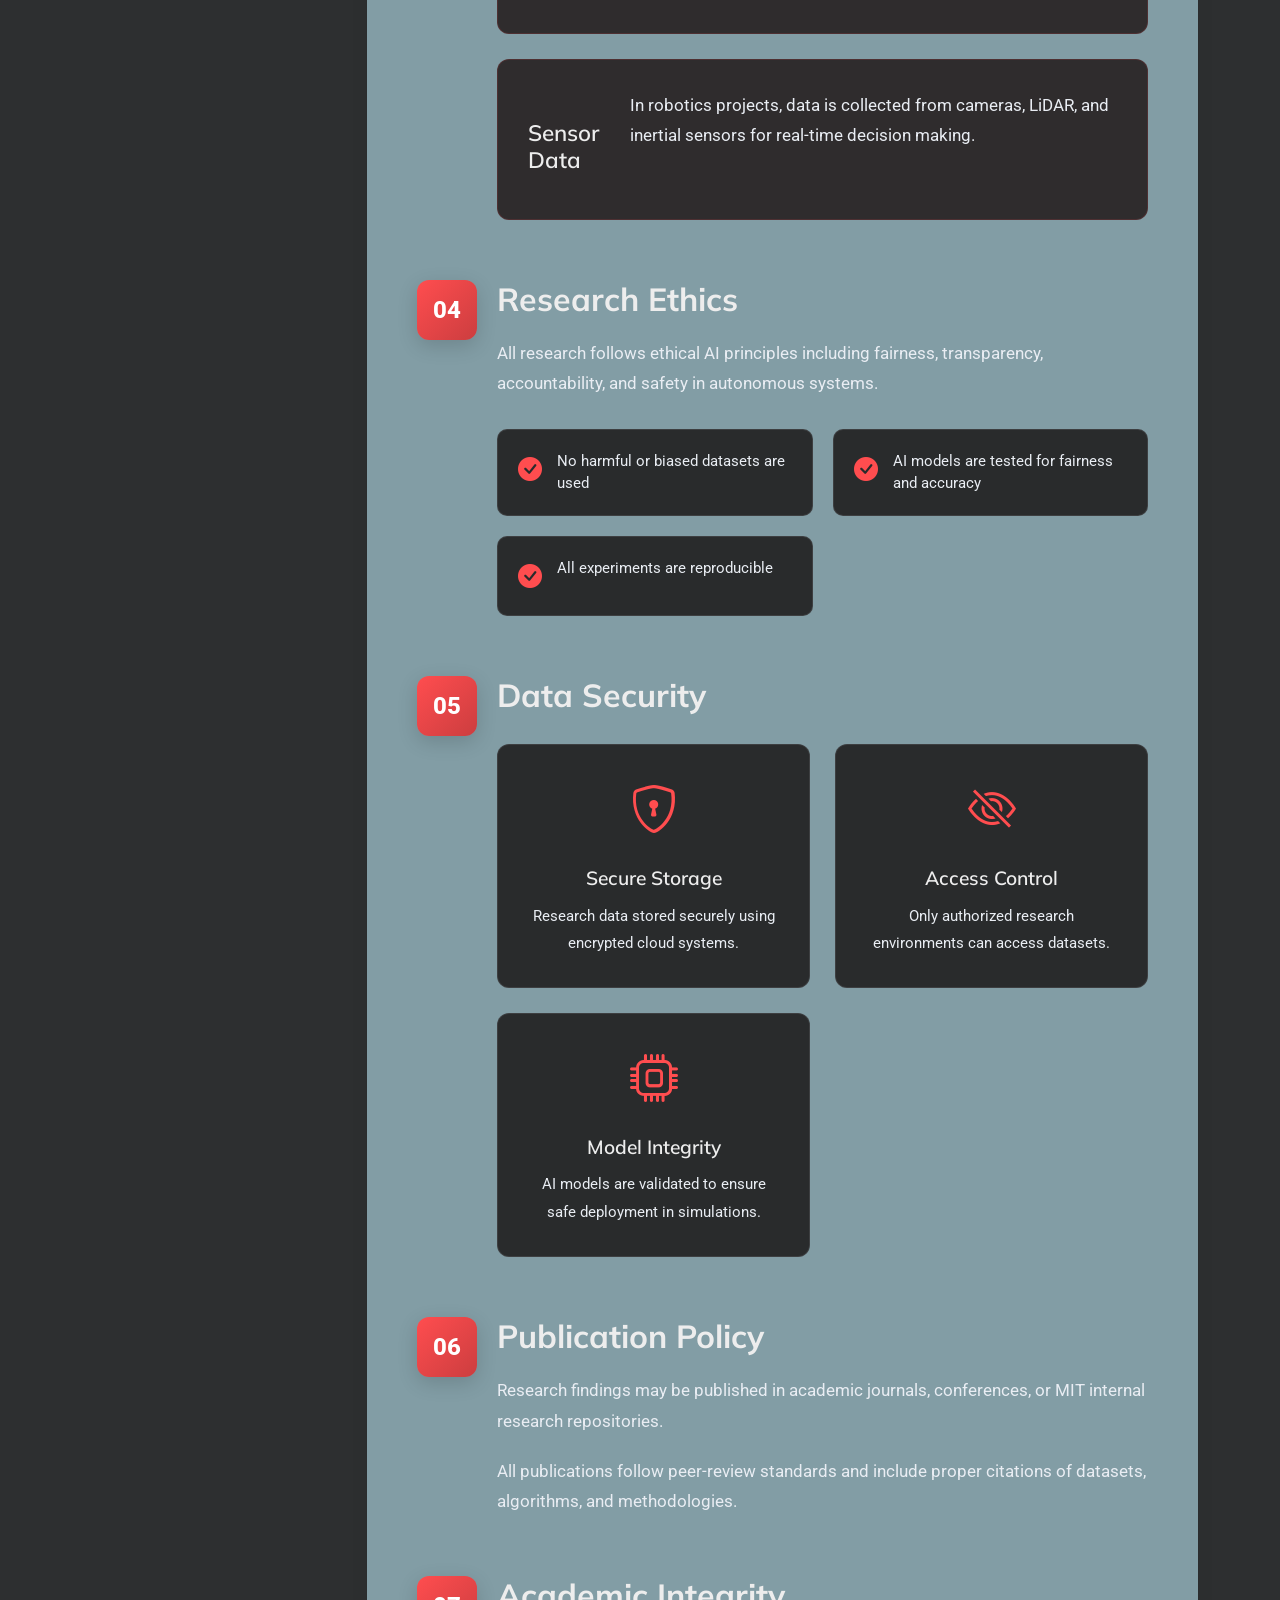
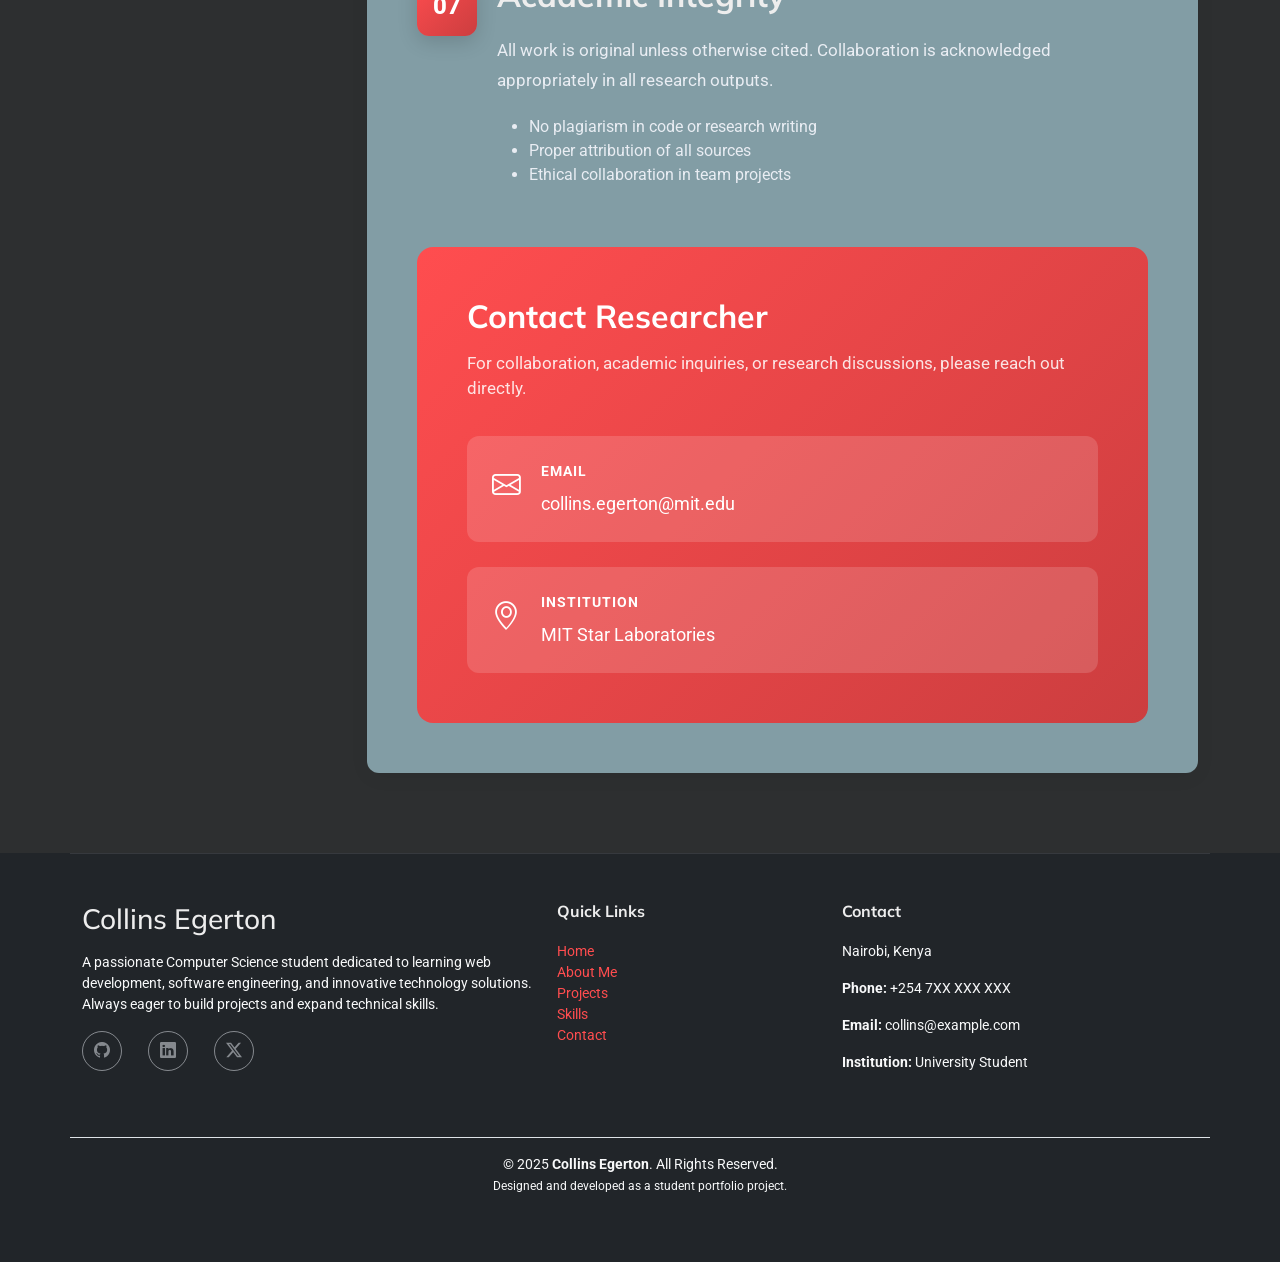
<file: privacy.html>
<!DOCTYPE html>
<html lang="en">

<head>
  <meta charset="utf-8">
  <meta content="width=device-width, initial-scale=1.0" name="viewport">
  <title>Privacy - Craftivo Bootstrap Template</title>
  <meta name="description" content="">
  <meta name="keywords" content="">

  <!-- Favicons -->
  <link href="assets/img/favicon.png" rel="icon">
  <link href="assets/img/apple-touch-icon.png" rel="apple-touch-icon">

  <!-- Fonts -->
  <link href="https://fonts.googleapis.com" rel="preconnect">
  <link href="https://fonts.gstatic.com" rel="preconnect" crossorigin>
  <link href="https://fonts.googleapis.com/css2?family=Roboto:ital,wght@0,100;0,300;0,400;0,500;0,700;0,900;1,100;1,300;1,400;1,500;1,700;1,900&family=Raleway:ital,wght@0,100;0,200;0,300;0,400;0,500;0,600;0,700;0,800;0,900;1,100;1,200;1,300;1,400;1,500;1,600;1,700;1,800;1,900&family=Mulish:ital,wght@0,200;0,300;0,400;0,500;0,600;0,700;0,800;0,900;1,200;1,300;1,400;1,500;1,600;1,700;1,800;1,900&display=swap" rel="stylesheet">

  <!-- Vendor CSS Files -->
  <link href="assets/vendor/bootstrap/css/bootstrap.min.css" rel="stylesheet">
  <link href="assets/vendor/bootstrap-icons/bootstrap-icons.css" rel="stylesheet">
  <link href="assets/vendor/aos/aos.css" rel="stylesheet">
  <link href="assets/vendor/glightbox/css/glightbox.min.css" rel="stylesheet">
  <link href="assets/vendor/swiper/swiper-bundle.min.css" rel="stylesheet">

  <!-- Main CSS File -->
  <link href="assets/css/main.css" rel="stylesheet">

  <!-- =======================================================
  * Template Name: Craftivo
  * Template URL: https://bootstrapmade.com/craftivo-bootstrap-portfolio-template/
  * Updated: Oct 04 2025 with Bootstrap v5.3.8
  * Author: BootstrapMade.com
  * License: https://bootstrapmade.com/license/
  ======================================================== -->
</head>

<body class="privacy-page">

  <header id="header" class="header d-flex align-items-center sticky-top">
    <div class="container-fluid container-xl position-relative d-flex align-items-center">

      <a href="index.html" class="logo d-flex align-items-center me-auto">
        <!-- Uncomment the line below if you also wish to use an image logo -->
        <!-- <img src="assets/img/logo.webp" alt=""> -->
        <h1 class="sitename">ALPHA THRIVES</h1>
      </a>

      <nav id="navmenu" class="navmenu">
        <ul>
          <li><a href="#hero">Home</a></li>
          <li><a href="#about">About</a></li>
          <li><a href="#resume">Resume</a></li>
          <li><a href="#services">Services</a></li>
          <li><a href="#portfolio">Portfolio</a></li>
          <li class="dropdown"><a href="#"><span>Dropdown</span> <i class="bi bi-chevron-down toggle-dropdown"></i></a>
            <ul>
              <li><a href="#">Dropdown 1</a></li>
              <li class="dropdown"><a href="#"><span>Deep Dropdown</span> <i class="bi bi-chevron-down toggle-dropdown"></i></a>
                <ul>
                  <li><a href="#">Deep Dropdown 1</a></li>
                  <li><a href="#">Deep Dropdown 2</a></li>
                  <li><a href="#">Deep Dropdown 3</a></li>
                  <li><a href="#">Deep Dropdown 4</a></li>
                  <li><a href="#">Deep Dropdown 5</a></li>
                </ul>
              </li>
              <li><a href="#">Dropdown 2</a></li>
              <li><a href="#">Dropdown 3</a></li>
              <li><a href="#">Dropdown 4</a></li>
            </ul>
          </li>
          <li><a href="#contact">Contact</a></li>
        </ul>
        <i class="mobile-nav-toggle d-xl-none bi bi-list"></i>
      </nav>

      <a class="btn-getstarted" href="#about">Get Started</a>

    </div>
  </header>

  <main class="main">

    <!-- Page Title -->
    <div class="page-title light-background">
      <div class="container">
        <nav class="breadcrumbs">
          <ol>
            <li><a href="index.html">Home</a></li>
            <li class="current">Privacy</li>
          </ol>
        </nav>
        <h1>Privacy</h1>
      </div>
    </div><!-- End Page Title -->

    <body class="privacy-page">

  <header id="header" class="header d-flex align-items-center sticky-top">
    <div class="container-fluid container-xl position-relative d-flex align-items-center">

      <a href="index.html" class="logo d-flex align-items-center me-auto">
        <h1 class="sitename">Collins Egerton</h1>
      </a>

      <nav id="navmenu" class="navmenu">
        <ul>
          <li><a href="#hero">Home</a></li>
          <li><a href="#about">About</a></li>
          <li><a href="#education">Education</a></li>
          <li><a href="#research">Research</a></li>
          <li><a href="#projects">Projects</a></li>
          <li><a href="#contact">Contact</a></li>
        </ul>

        <i class="mobile-nav-toggle d-xl-none bi bi-list"></i>
      </nav>

      <a class="btn-getstarted" href="#projects">View Work</a>

    </div>
  </header>

  <main class="main">

    <!-- Page Title -->
    <div class="page-title light-background">
      <div class="container">
        <nav class="breadcrumbs">
          <ol>
            <li><a href="index.html">Home</a></li>
            <li class="current">Research & Academic Policy</li>
          </ol>
        </nav>
        <h1>Research & Data Policy</h1>
      </div>
    </div>

    <!-- Policy Section -->
    <section id="privacy" class="privacy section">

      <div class="container">

        <div class="row">

          <!-- Sidebar Navigation -->
          <div class="col-lg-3">

            <div class="policy-sidebar" data-aos="fade-right">
              <h3>Contents</h3>

              <nav class="policy-nav">
                <a href="#introduction" class="nav-link active">Introduction</a>
                <a href="#data-use" class="nav-link">Research Data Use</a>
                <a href="#collection" class="nav-link">Data Collection</a>
                <a href="#ethics" class="nav-link">Research Ethics</a>
                <a href="#security" class="nav-link">Data Security</a>
                <a href="#publication" class="nav-link">Publication Policy</a>
                <a href="#rights" class="nav-link">Academic Integrity</a>
                <a href="#contact" class="nav-link">Contact</a>
              </nav>
            </div>

          </div>

          <!-- MAIN CONTENT -->
          <div class="col-lg-9">

            <div class="policy-main">

              <!-- HERO -->
              <div class="policy-hero" data-aos="fade-up">
                <div class="badge">Last Updated: 2026</div>
                <h1>Research & Academic Policy</h1>
                <p class="lead">
                  This page outlines the research ethics, data handling principles,
                  and academic standards followed in projects developed by Collins
                  Egerton, an MIT Computer Science & Artificial Intelligence student.
                </p>
              </div>

              <!-- INTRO -->
              <div class="policy-section" id="introduction">
                <div class="section-number">01</div>
                <h2>Introduction</h2>

                <p>
                  This portfolio represents academic and research work conducted at the
                  Massachusetts Institute of Technology. All projects adhere to strict
                  engineering, scientific, and ethical standards.
                </p>

                <p>
                  The goal is to develop intelligent systems that are transparent,
                  reproducible, and beneficial to real-world applications in AI,
                  robotics, and data science.
                </p>
              </div>

              <!-- DATA USE -->
              <div class="policy-section" id="data-use">
                <div class="section-number">02</div>
                <h2>Research Data Use</h2>

                <p>
                  All datasets used in projects are either publicly available,
                  ethically sourced, or synthetically generated for simulation purposes.
                </p>

                <ul>
                  <li>Machine learning training datasets are anonymized</li>
                  <li>Personal data is never collected or stored</li>
                  <li>Simulation environments are used for robotics testing</li>
                  <li>All research follows MIT academic integrity guidelines</li>
                </ul>
              </div>

              <!-- COLLECTION -->
              <div class="policy-section" id="collection">
                <div class="section-number">03</div>
                <h2>Data Collection in Projects</h2>

                <div class="info-card">
                  <h3>Simulation Data</h3>
                  <p>
                    Used for training autonomous systems in controlled environments
                    such as robotics simulations and AI testing frameworks.
                  </p>
                </div>

                <div class="info-card">
                  <h3>Sensor Data</h3>
                  <p>
                    In robotics projects, data is collected from cameras, LiDAR,
                    and inertial sensors for real-time decision making.
                  </p>
                </div>
              </div>

              <!-- ETHICS -->
              <div class="policy-section" id="ethics">
                <div class="section-number">04</div>
                <h2>Research Ethics</h2>

                <p>
                  All research follows ethical AI principles including fairness,
                  transparency, accountability, and safety in autonomous systems.
                </p>

                <div class="usage-grid">
                  <div class="usage-item">
                    <i class="bi bi-check-circle-fill"></i>
                    <span>No harmful or biased datasets are used</span>
                  </div>

                  <div class="usage-item">
                    <i class="bi bi-check-circle-fill"></i>
                    <span>AI models are tested for fairness and accuracy</span>
                  </div>

                  <div class="usage-item">
                    <i class="bi bi-check-circle-fill"></i>
                    <span>All experiments are reproducible</span>
                  </div>
                </div>
              </div>

              <!-- SECURITY -->
              <div class="policy-section" id="security">
                <div class="section-number">05</div>
                <h2>Data Security</h2>

                <div class="security-features">

                  <div class="feature">
                    <i class="bi bi-shield-lock"></i>
                    <h4>Secure Storage</h4>
                    <p>Research data stored securely using encrypted cloud systems.</p>
                  </div>

                  <div class="feature">
                    <i class="bi bi-eye-slash"></i>
                    <h4>Access Control</h4>
                    <p>Only authorized research environments can access datasets.</p>
                  </div>

                  <div class="feature">
                    <i class="bi bi-cpu"></i>
                    <h4>Model Integrity</h4>
                    <p>AI models are validated to ensure safe deployment in simulations.</p>
                  </div>

                </div>
              </div>

              <!-- PUBLICATION -->
              <div class="policy-section" id="publication">
                <div class="section-number">06</div>
                <h2>Publication Policy</h2>

                <p>
                  Research findings may be published in academic journals,
                  conferences, or MIT internal research repositories.
                </p>

                <p>
                  All publications follow peer-review standards and include proper
                  citations of datasets, algorithms, and methodologies.
                </p>
              </div>

              <!-- RIGHTS -->
              <div class="policy-section" id="rights">
                <div class="section-number">07</div>
                <h2>Academic Integrity</h2>

                <p>
                  All work is original unless otherwise cited. Collaboration is
                  acknowledged appropriately in all research outputs.
                </p>

                <ul>
                  <li>No plagiarism in code or research writing</li>
                  <li>Proper attribution of all sources</li>
                  <li>Ethical collaboration in team projects</li>
                </ul>
              </div>

              <!-- CONTACT -->
              <div class="policy-contact" id="contact">

                <div class="contact-card">

                  <h2>Contact Researcher</h2>

                  <p>
                    For collaboration, academic inquiries, or research discussions,
                    please reach out directly.
                  </p>

                  <div class="contact-info">

                    <div class="info-item">
                      <i class="bi bi-envelope"></i>
                      <div>
                        <strong>Email</strong>
                        <span>collins.egerton@mit.edu</span>
                      </div>
                    </div>

                    <div class="info-item">
                      <i class="bi bi-geo-alt"></i>
                      <div>
                        <strong>Institution</strong>
                        <span>MIT Star Laboratories</span>
                      </div>
                    </div>

                  </div>

                </div>

              </div>

            </div>

          </div>

        </div>

      </div>

    </section>

  </main>
</body>

  </main>
<footer id="footer" class="footer bg-dark text-light">

  <div class="container footer-top py-5">
    <div class="row gy-4">

      <!-- About Student -->
      <div class="col-lg-5 col-md-12">
        <h3 class="mb-3">Collins Egerton</h3>
        <p>
          A passionate Computer Science student dedicated to learning
          web development, software engineering, and innovative technology
          solutions. Always eager to build projects and expand technical skills.
        </p>

        <div class="social-links d-flex gap-3 mt-3">
          <a href="https://github.com/yourusername" target="_blank">
            <i class="bi bi-github"></i>
          </a>

          <a href="https://linkedin.com/in/yourprofile" target="_blank">
            <i class="bi bi-linkedin"></i>
          </a>

          <a href="https://twitter.com/yourusername" target="_blank">
            <i class="bi bi-twitter-x"></i>
          </a>
        </div>
      </div>

      <!-- Quick Links -->
      <div class="col-lg-3 col-6">
        <h4>Quick Links</h4>
        <ul class="list-unstyled">
          <li><a href="#hero">Home</a></li>
          <li><a href="#about">About Me</a></li>
          <li><a href="#projects">Projects</a></li>
          <li><a href="#skills">Skills</a></li>
          <li><a href="#contact">Contact</a></li>
        </ul>
      </div>

      <!-- Contact Information -->
      <div class="col-lg-4 col-md-12">
        <h4>Contact</h4>
        <p>Nairobi, Kenya</p>
        <p><strong>Phone:</strong> +254 7XX XXX XXX</p>
        <p><strong>Email:</strong> collins@example.com</p>
        <p><strong>Institution:</strong> University Student</p>
      </div>

    </div>
  </div>

  <!-- Copyright -->
  <div class="container text-center py-3 border-top">
    <p class="mb-0">
      © 2025 <strong>Collins Egerton</strong>. All Rights Reserved.
    </p>
    <small>
      Designed and developed as a student portfolio project.
    </small>
  </div>

</footer>

  

  <!-- Scroll Top -->
  <a href="#" id="scroll-top" class="scroll-top d-flex align-items-center justify-content-center"><i class="bi bi-arrow-up-short"></i></a>

  <!-- Preloader -->
  <div id="preloader"></div>

  <!-- Vendor JS Files -->
  <script src="assets/vendor/bootstrap/js/bootstrap.bundle.min.js"></script>
  <script src="assets/vendor/php-email-form/validate.js"></script>
  <script src="assets/vendor/aos/aos.js"></script>
  <script src="assets/vendor/typed.js/typed.umd.js"></script>
  <script src="assets/vendor/waypoints/noframework.waypoints.js"></script>
  <script src="assets/vendor/glightbox/js/glightbox.min.js"></script>
  <script src="assets/vendor/imagesloaded/imagesloaded.pkgd.min.js"></script>
  <script src="assets/vendor/isotope-layout/isotope.pkgd.min.js"></script>
  <script src="assets/vendor/swiper/swiper-bundle.min.js"></script>

  <!-- Main JS File -->
  <script src="assets/js/main.js"></script>

</body>

</html>
</file>
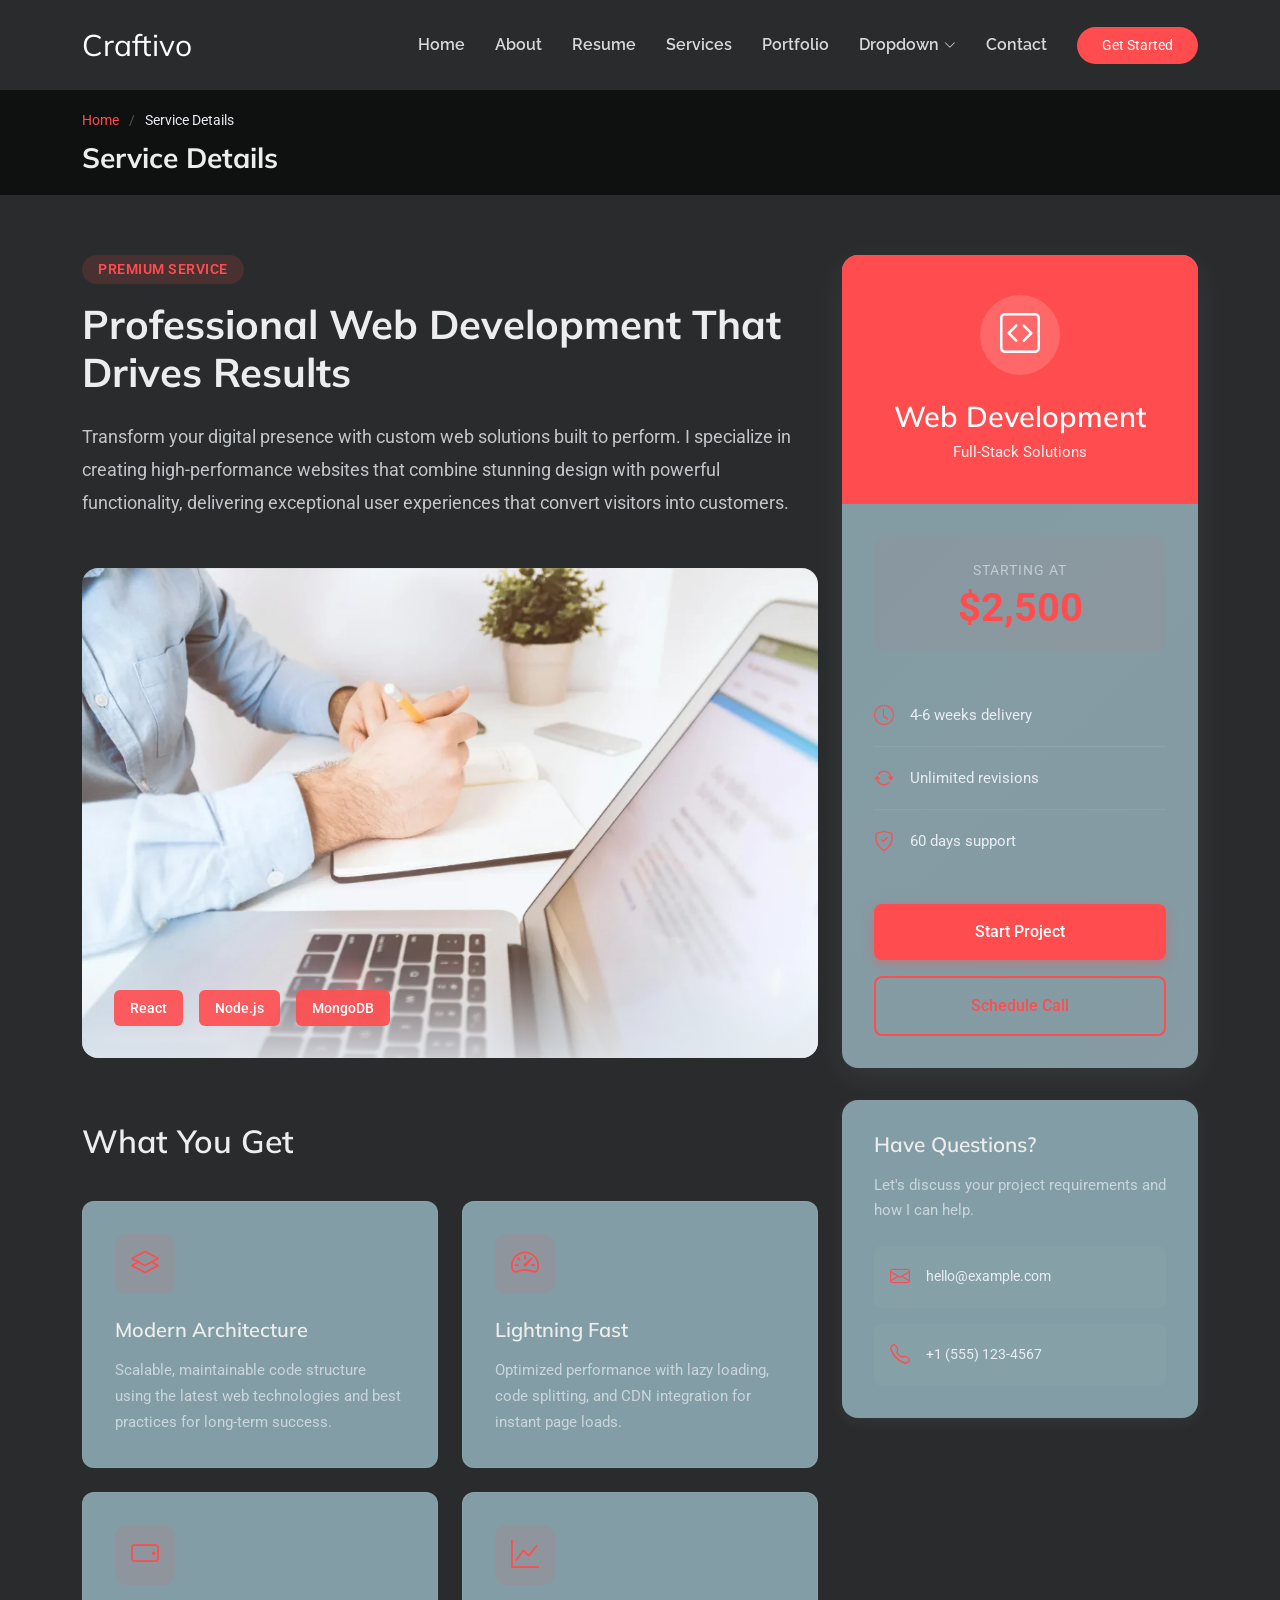
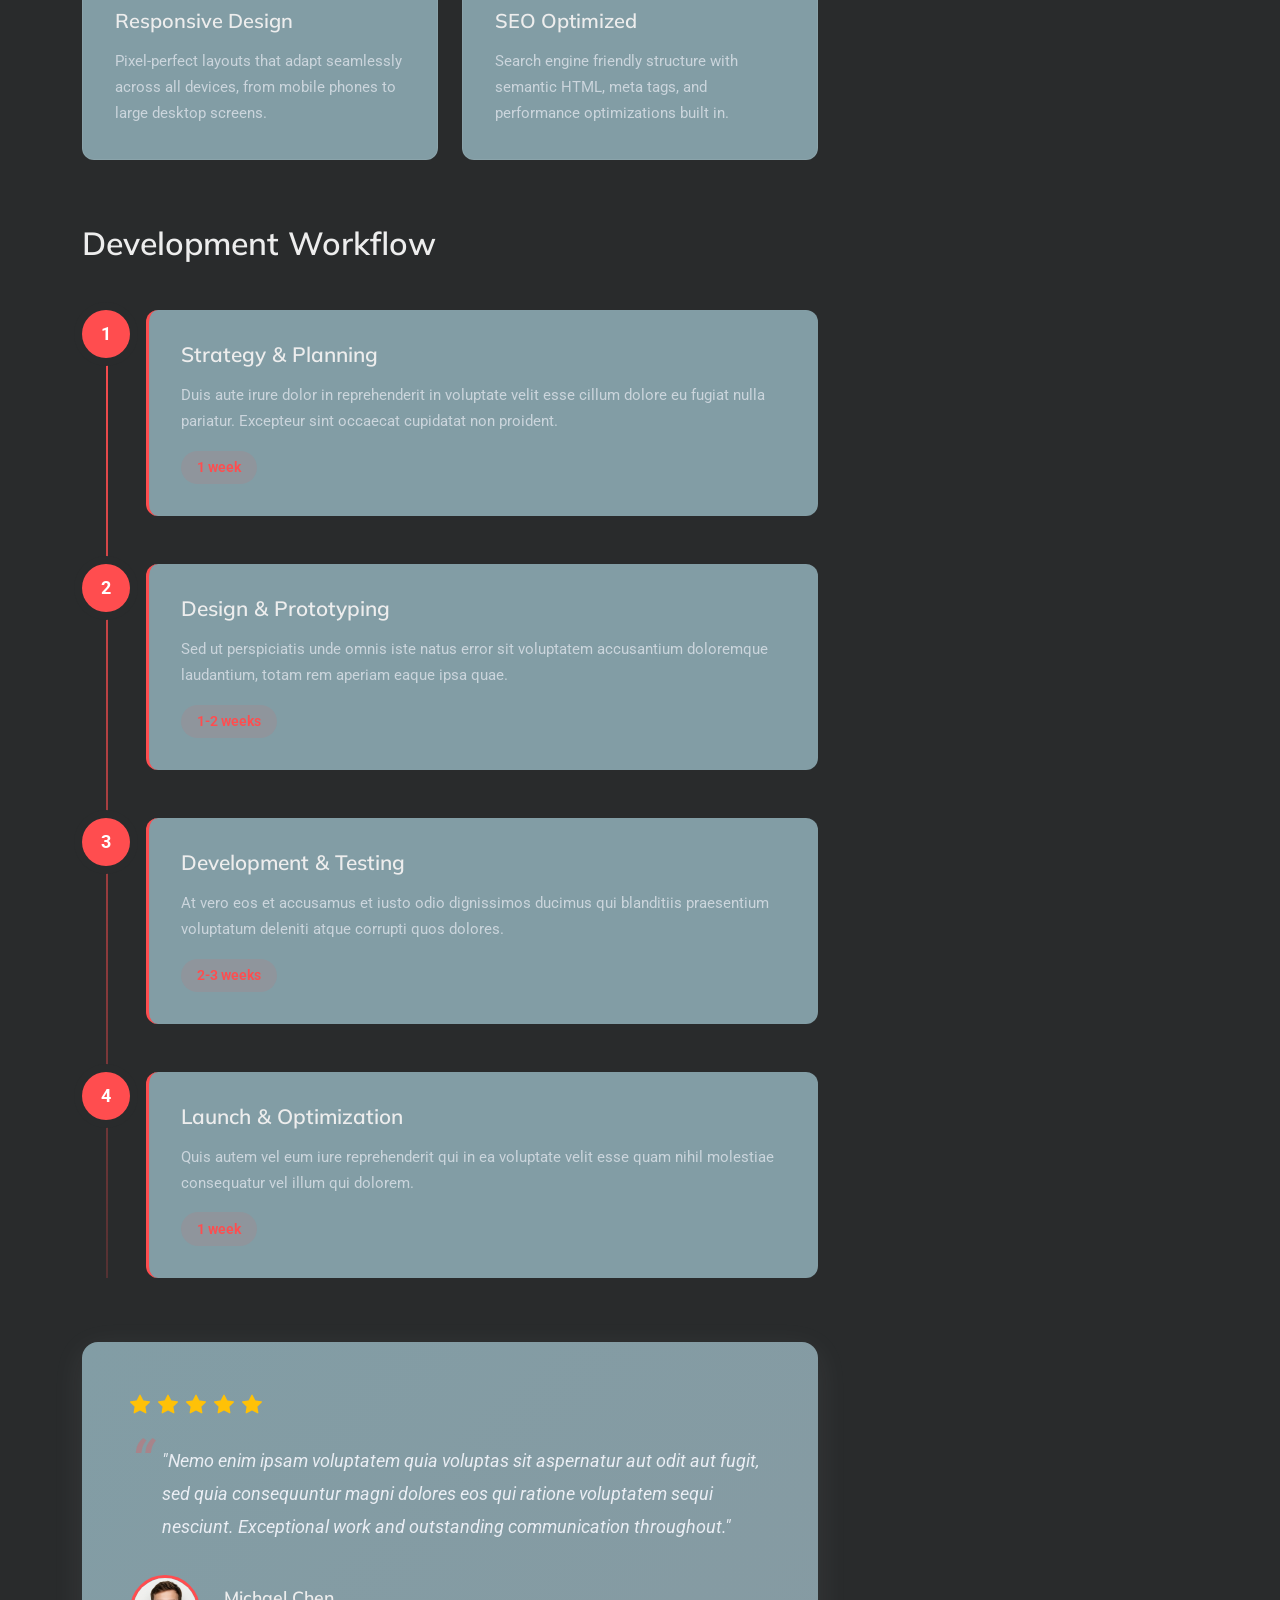
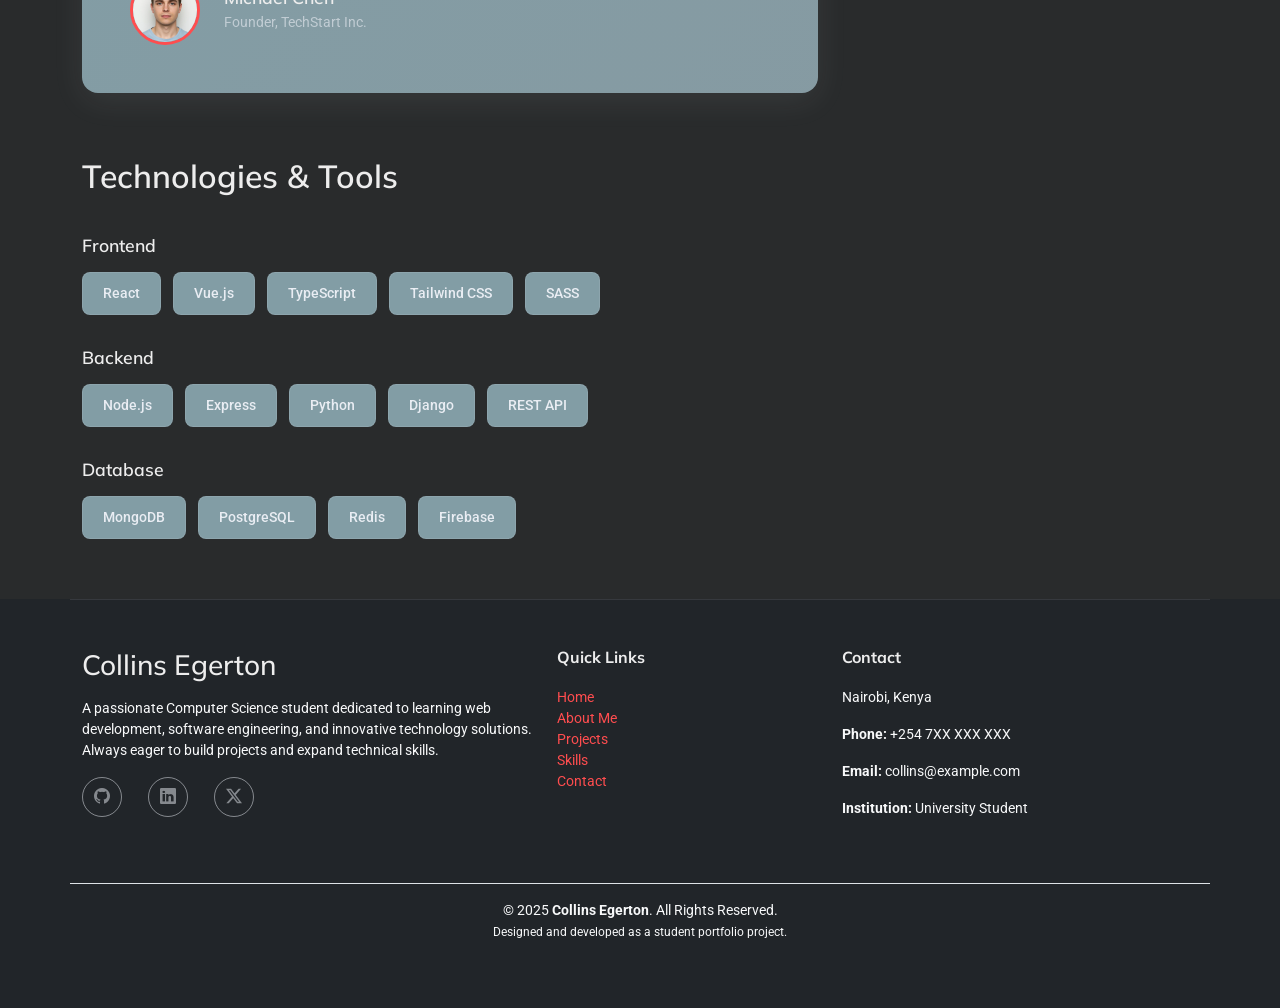
<file: service-details.html>
<!DOCTYPE html>
<html lang="en">

<head>
  <meta charset="utf-8">
  <meta content="width=device-width, initial-scale=1.0" name="viewport">
  <title>Service Details - Craftivo Bootstrap Template</title>
  <meta name="description" content="">
  <meta name="keywords" content="">

  <!-- Favicons -->
  <link href="assets/img/favicon.png" rel="icon">
  <link href="assets/img/apple-touch-icon.png" rel="apple-touch-icon">

  <!-- Fonts -->
  <link href="https://fonts.googleapis.com" rel="preconnect">
  <link href="https://fonts.gstatic.com" rel="preconnect" crossorigin>
  <link href="https://fonts.googleapis.com/css2?family=Roboto:ital,wght@0,100;0,300;0,400;0,500;0,700;0,900;1,100;1,300;1,400;1,500;1,700;1,900&family=Raleway:ital,wght@0,100;0,200;0,300;0,400;0,500;0,600;0,700;0,800;0,900;1,100;1,200;1,300;1,400;1,500;1,600;1,700;1,800;1,900&family=Mulish:ital,wght@0,200;0,300;0,400;0,500;0,600;0,700;0,800;0,900;1,200;1,300;1,400;1,500;1,600;1,700;1,800;1,900&display=swap" rel="stylesheet">

  <!-- Vendor CSS Files -->
  <link href="assets/vendor/bootstrap/css/bootstrap.min.css" rel="stylesheet">
  <link href="assets/vendor/bootstrap-icons/bootstrap-icons.css" rel="stylesheet">
  <link href="assets/vendor/aos/aos.css" rel="stylesheet">
  <link href="assets/vendor/glightbox/css/glightbox.min.css" rel="stylesheet">
  <link href="assets/vendor/swiper/swiper-bundle.min.css" rel="stylesheet">

  <!-- Main CSS File -->
  <link href="assets/css/main.css" rel="stylesheet">

  <!-- =======================================================
  * Template Name: Craftivo
  * Template URL: https://bootstrapmade.com/craftivo-bootstrap-portfolio-template/
  * Updated: Oct 04 2025 with Bootstrap v5.3.8
  * Author: BootstrapMade.com
  * License: https://bootstrapmade.com/license/
  ======================================================== -->
</head>

<body class="service-details-page">

  <header id="header" class="header d-flex align-items-center sticky-top">
    <div class="container-fluid container-xl position-relative d-flex align-items-center">

      <a href="index.html" class="logo d-flex align-items-center me-auto">
        <!-- Uncomment the line below if you also wish to use an image logo -->
        <!-- <img src="assets/img/logo.webp" alt=""> -->
        <h1 class="sitename">Craftivo</h1>
      </a>

      <nav id="navmenu" class="navmenu">
        <ul>
          <li><a href="#hero">Home</a></li>
          <li><a href="#about">About</a></li>
          <li><a href="#resume">Resume</a></li>
          <li><a href="#services">Services</a></li>
          <li><a href="#portfolio">Portfolio</a></li>
          <li class="dropdown"><a href="#"><span>Dropdown</span> <i class="bi bi-chevron-down toggle-dropdown"></i></a>
            <ul>
              <li><a href="#">Dropdown 1</a></li>
              <li class="dropdown"><a href="#"><span>Deep Dropdown</span> <i class="bi bi-chevron-down toggle-dropdown"></i></a>
                <ul>
                  <li><a href="#">Deep Dropdown 1</a></li>
                  <li><a href="#">Deep Dropdown 2</a></li>
                  <li><a href="#">Deep Dropdown 3</a></li>
                  <li><a href="#">Deep Dropdown 4</a></li>
                  <li><a href="#">Deep Dropdown 5</a></li>
                </ul>
              </li>
              <li><a href="#">Dropdown 2</a></li>
              <li><a href="#">Dropdown 3</a></li>
              <li><a href="#">Dropdown 4</a></li>
            </ul>
          </li>
          <li><a href="#contact">Contact</a></li>
        </ul>
        <i class="mobile-nav-toggle d-xl-none bi bi-list"></i>
      </nav>

      <a class="btn-getstarted" href="#about">Get Started</a>

    </div>
  </header>

  <main class="main">

    <!-- Page Title -->
    <div class="page-title light-background">
      <div class="container">
        <nav class="breadcrumbs">
          <ol>
            <li><a href="index.html">Home</a></li>
            <li class="current">Service Details</li>
          </ol>
        </nav>
        <h1>Service Details</h1>
      </div>
    </div><!-- End Page Title -->

    <!-- Service Details Section -->
    <section id="service-details" class="service-details section">

      <div class="container" data-aos="fade-up" data-aos-delay="100">

        <div class="row">

          <div class="col-lg-4 order-lg-2">

            <div class="sticky-sidebar">

              <div class="service-card" data-aos="fade-left" data-aos-delay="200">
                <div class="card-header">
                  <div class="service-icon">
                    <i class="bi bi-code-square"></i>
                  </div>
                  <h3>Web Development</h3>
                  <p class="service-tagline">Full-Stack Solutions</p>
                </div>
                <div class="card-body">
                  <div class="price-tag">
                    <span class="label">Starting at</span>
                    <span class="price">$2,500</span>
                  </div>
                  <ul class="quick-info">
                    <li>
                      <i class="bi bi-clock"></i>
                      <span>4-6 weeks delivery</span>
                    </li>
                    <li>
                      <i class="bi bi-arrow-repeat"></i>
                      <span>Unlimited revisions</span>
                    </li>
                    <li>
                      <i class="bi bi-shield-check"></i>
                      <span>60 days support</span>
                    </li>
                  </ul>
                  <div class="cta-buttons">
                    <a href="#" class="btn-primary">Start Project</a>
                    <a href="#" class="btn-secondary">Schedule Call</a>
                  </div>
                </div>
              </div>

              <div class="contact-card" data-aos="fade-left" data-aos-delay="300">
                <h4>Have Questions?</h4>
                <p>Let's discuss your project requirements and how I can help.</p>
                <div class="contact-methods">
                  <a href="mailto:hello@example.com" class="contact-item">
                    <i class="bi bi-envelope"></i>
                    <span>hello@example.com</span>
                  </a>
                  <a href="tel:+15551234567" class="contact-item">
                    <i class="bi bi-telephone"></i>
                    <span>+1 (555) 123-4567</span>
                  </a>
                </div>
              </div>

            </div>

          </div>

          <div class="col-lg-8 order-lg-1">

            <div class="service-overview" data-aos="fade-up" data-aos-delay="200">
              <div class="overview-header">
                <span class="badge">Premium Service</span>
                <h2>Professional Web Development That Drives Results</h2>
              </div>
              <p class="lead-text">Transform your digital presence with custom web solutions built to perform. I specialize in creating high-performance websites that combine stunning design with powerful functionality, delivering exceptional user experiences that convert visitors into customers.</p>
            </div>

            <div class="service-image-showcase" data-aos="zoom-in" data-aos-delay="300">
              <img src="assets/img/services/services-1.webp" alt="Web Development" class="img-fluid main-image">
              <div class="image-overlay">
                <div class="tech-stack">
                  <span class="tech-item">React</span>
                  <span class="tech-item">Node.js</span>
                  <span class="tech-item">MongoDB</span>
                </div>
              </div>
            </div>

            <div class="features-grid" data-aos="fade-up" data-aos-delay="400">
              <h3 class="section-heading">What You Get</h3>
              <div class="row g-4">
                <div class="col-md-6">
                  <div class="feature-box">
                    <div class="icon-wrapper">
                      <i class="bi bi-layers"></i>
                    </div>
                    <h4>Modern Architecture</h4>
                    <p>Scalable, maintainable code structure using the latest web technologies and best practices for long-term success.</p>
                  </div>
                </div>
                <div class="col-md-6">
                  <div class="feature-box">
                    <div class="icon-wrapper">
                      <i class="bi bi-speedometer2"></i>
                    </div>
                    <h4>Lightning Fast</h4>
                    <p>Optimized performance with lazy loading, code splitting, and CDN integration for instant page loads.</p>
                  </div>
                </div>
                <div class="col-md-6">
                  <div class="feature-box">
                    <div class="icon-wrapper">
                      <i class="bi bi-phone-landscape"></i>
                    </div>
                    <h4>Responsive Design</h4>
                    <p>Pixel-perfect layouts that adapt seamlessly across all devices, from mobile phones to large desktop screens.</p>
                  </div>
                </div>
                <div class="col-md-6">
                  <div class="feature-box">
                    <div class="icon-wrapper">
                      <i class="bi bi-graph-up"></i>
                    </div>
                    <h4>SEO Optimized</h4>
                    <p>Search engine friendly structure with semantic HTML, meta tags, and performance optimizations built in.</p>
                  </div>
                </div>
              </div>
            </div>

            <div class="workflow-section" data-aos="fade-up" data-aos-delay="500">
              <h3 class="section-heading">Development Workflow</h3>
              <div class="timeline">
                <div class="timeline-item">
                  <div class="timeline-marker">1</div>
                  <div class="timeline-content">
                    <h4>Strategy &amp; Planning</h4>
                    <p>Duis aute irure dolor in reprehenderit in voluptate velit esse cillum dolore eu fugiat nulla pariatur. Excepteur sint occaecat cupidatat non proident.</p>
                    <span class="duration">1 week</span>
                  </div>
                </div>
                <div class="timeline-item">
                  <div class="timeline-marker">2</div>
                  <div class="timeline-content">
                    <h4>Design &amp; Prototyping</h4>
                    <p>Sed ut perspiciatis unde omnis iste natus error sit voluptatem accusantium doloremque laudantium, totam rem aperiam eaque ipsa quae.</p>
                    <span class="duration">1-2 weeks</span>
                  </div>
                </div>
                <div class="timeline-item">
                  <div class="timeline-marker">3</div>
                  <div class="timeline-content">
                    <h4>Development &amp; Testing</h4>
                    <p>At vero eos et accusamus et iusto odio dignissimos ducimus qui blanditiis praesentium voluptatum deleniti atque corrupti quos dolores.</p>
                    <span class="duration">2-3 weeks</span>
                  </div>
                </div>
                <div class="timeline-item">
                  <div class="timeline-marker">4</div>
                  <div class="timeline-content">
                    <h4>Launch &amp; Optimization</h4>
                    <p>Quis autem vel eum iure reprehenderit qui in ea voluptate velit esse quam nihil molestiae consequatur vel illum qui dolorem.</p>
                    <span class="duration">1 week</span>
                  </div>
                </div>
              </div>
            </div>

            <div class="testimonial-section" data-aos="fade-up" data-aos-delay="600">
              <div class="testimonial-card">
                <div class="stars">
                  <i class="bi bi-star-fill"></i>
                  <i class="bi bi-star-fill"></i>
                  <i class="bi bi-star-fill"></i>
                  <i class="bi bi-star-fill"></i>
                  <i class="bi bi-star-fill"></i>
                </div>
                <blockquote>
                  "Nemo enim ipsam voluptatem quia voluptas sit aspernatur aut odit aut fugit, sed quia consequuntur magni dolores eos qui ratione voluptatem sequi nesciunt. Exceptional work and outstanding communication throughout."
                </blockquote>
                <div class="client-info">
                  <img src="assets/img/person/person-m-5.webp" alt="Michael Chen" class="client-avatar">
                  <div class="client-details">
                    <h5>Michael Chen</h5>
                    <p>Founder, TechStart Inc.</p>
                  </div>
                </div>
              </div>
            </div>

            <div class="tech-details" data-aos="fade-up" data-aos-delay="700">
              <h3 class="section-heading">Technologies &amp; Tools</h3>
              <div class="tech-categories">
                <div class="tech-category">
                  <h5>Frontend</h5>
                  <div class="tech-tags">
                    <span>React</span>
                    <span>Vue.js</span>
                    <span>TypeScript</span>
                    <span>Tailwind CSS</span>
                    <span>SASS</span>
                  </div>
                </div>
                <div class="tech-category">
                  <h5>Backend</h5>
                  <div class="tech-tags">
                    <span>Node.js</span>
                    <span>Express</span>
                    <span>Python</span>
                    <span>Django</span>
                    <span>REST API</span>
                  </div>
                </div>
                <div class="tech-category">
                  <h5>Database</h5>
                  <div class="tech-tags">
                    <span>MongoDB</span>
                    <span>PostgreSQL</span>
                    <span>Redis</span>
                    <span>Firebase</span>
                  </div>
                </div>
              </div>
            </div>

          </div>

        </div>

      </div>

    </section><!-- /Service Details Section -->

  </main>

  <footer id="footer" class="footer bg-dark text-light">

  <div class="container footer-top py-5">
    <div class="row gy-4">

      <!-- About Student -->
      <div class="col-lg-5 col-md-12">
        <h3 class="mb-3">Collins Egerton</h3>
        <p>
          A passionate Computer Science student dedicated to learning
          web development, software engineering, and innovative technology
          solutions. Always eager to build projects and expand technical skills.
        </p>

        <div class="social-links d-flex gap-3 mt-3">
          <a href="https://github.com/yourusername" target="_blank">
            <i class="bi bi-github"></i>
          </a>

          <a href="https://linkedin.com/in/yourprofile" target="_blank">
            <i class="bi bi-linkedin"></i>
          </a>

          <a href="https://twitter.com/yourusername" target="_blank">
            <i class="bi bi-twitter-x"></i>
          </a>
        </div>
      </div>

      <!-- Quick Links -->
      <div class="col-lg-3 col-6">
        <h4>Quick Links</h4>
        <ul class="list-unstyled">
          <li><a href="#hero">Home</a></li>
          <li><a href="#about">About Me</a></li>
          <li><a href="#projects">Projects</a></li>
          <li><a href="#skills">Skills</a></li>
          <li><a href="#contact">Contact</a></li>
        </ul>
      </div>

      <!-- Contact Information -->
      <div class="col-lg-4 col-md-12">
        <h4>Contact</h4>
        <p>Nairobi, Kenya</p>
        <p><strong>Phone:</strong> +254 7XX XXX XXX</p>
        <p><strong>Email:</strong> collins@example.com</p>
        <p><strong>Institution:</strong> University Student</p>
      </div>

    </div>
  </div>

  <!-- Copyright -->
  <div class="container text-center py-3 border-top">
    <p class="mb-0">
      © 2025 <strong>Collins Egerton</strong>. All Rights Reserved.
    </p>
    <small>
      Designed and developed as a student portfolio project.
    </small>
  </div>

</footer>

  <!-- Scroll Top -->
  <a href="#" id="scroll-top" class="scroll-top d-flex align-items-center justify-content-center"><i class="bi bi-arrow-up-short"></i></a>

  <!-- Preloader -->
  <div id="preloader"></div>

  <!-- Vendor JS Files -->
  <script src="assets/vendor/bootstrap/js/bootstrap.bundle.min.js"></script>
  <script src="assets/vendor/php-email-form/validate.js"></script>
  <script src="assets/vendor/aos/aos.js"></script>
  <script src="assets/vendor/typed.js/typed.umd.js"></script>
  <script src="assets/vendor/waypoints/noframework.waypoints.js"></script>
  <script src="assets/vendor/glightbox/js/glightbox.min.js"></script>
  <script src="assets/vendor/imagesloaded/imagesloaded.pkgd.min.js"></script>
  <script src="assets/vendor/isotope-layout/isotope.pkgd.min.js"></script>
  <script src="assets/vendor/swiper/swiper-bundle.min.js"></script>

  <!-- Main JS File -->
  <script src="assets/js/main.js"></script>

</body>

</html>
</file>
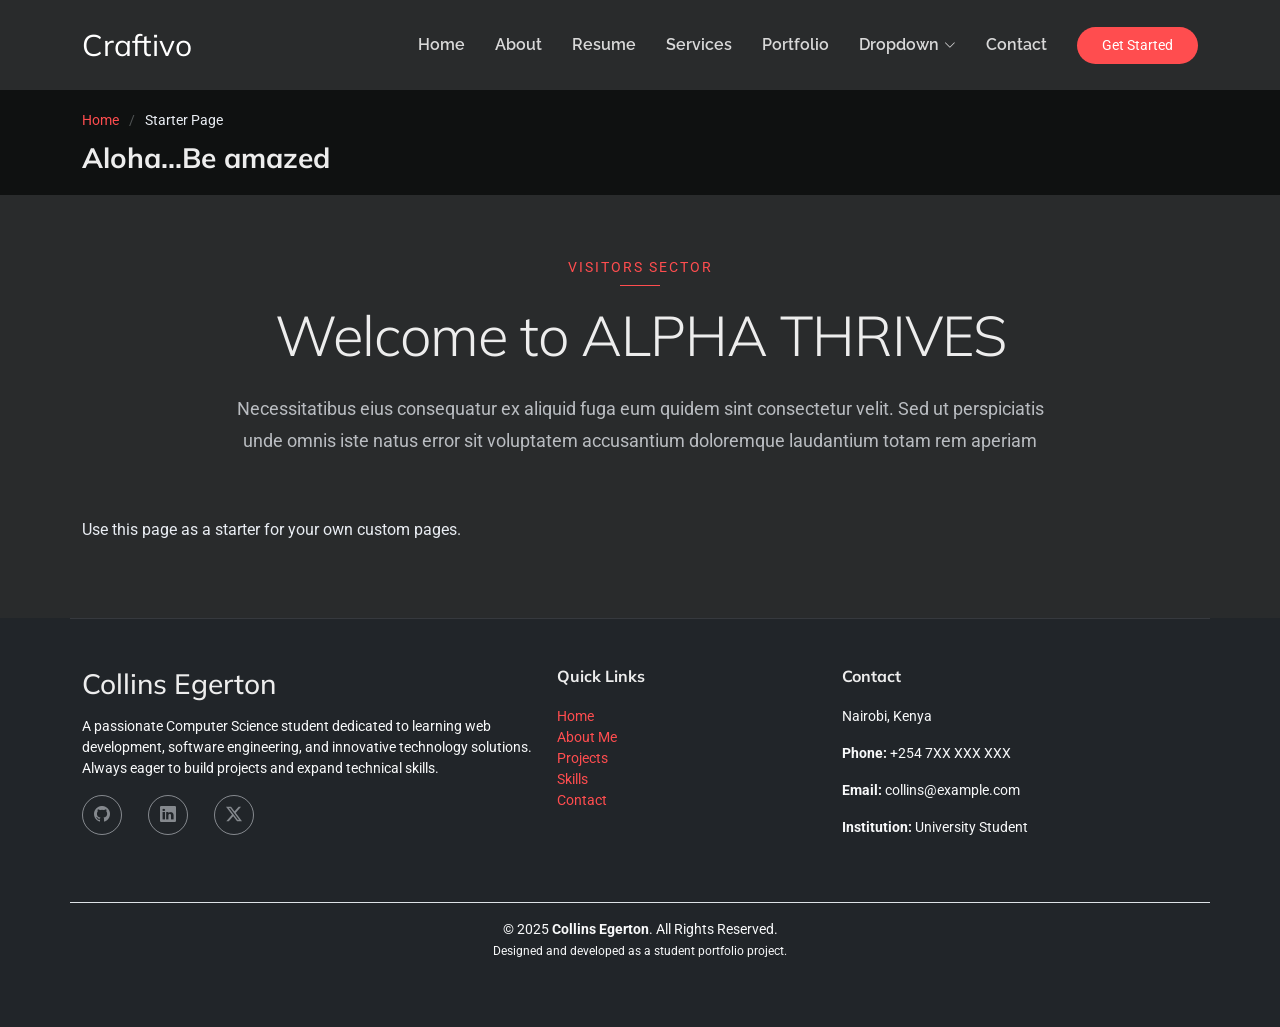
<file: starter-page.html>
<!DOCTYPE html>
<html lang="en">

<head>
  <meta charset="utf-8">
  <meta content="width=device-width, initial-scale=1.0" name="viewport">
  <title>Starter Page - ALPHA THRIVES</title>
  <meta name="description" content="">
  <meta name="keywords" content="">

  <!-- Favicons -->
  <link href="assets/img/favicon.png" rel="icon">
  <link href="assets/img/apple-touch-icon.png" rel="apple-touch-icon">

  <!-- Fonts -->
  <link href="https://fonts.googleapis.com" rel="preconnect">
  <link href="https://fonts.gstatic.com" rel="preconnect" crossorigin>
  <link href="https://fonts.googleapis.com/css2?family=Roboto:ital,wght@0,100;0,300;0,400;0,500;0,700;0,900;1,100;1,300;1,400;1,500;1,700;1,900&family=Raleway:ital,wght@0,100;0,200;0,300;0,400;0,500;0,600;0,700;0,800;0,900;1,100;1,200;1,300;1,400;1,500;1,600;1,700;1,800;1,900&family=Mulish:ital,wght@0,200;0,300;0,400;0,500;0,600;0,700;0,800;0,900;1,200;1,300;1,400;1,500;1,600;1,700;1,800;1,900&display=swap" rel="stylesheet">

  <!-- Vendor CSS Files -->
  <link href="assets/vendor/bootstrap/css/bootstrap.min.css" rel="stylesheet">
  <link href="assets/vendor/bootstrap-icons/bootstrap-icons.css" rel="stylesheet">
  <link href="assets/vendor/aos/aos.css" rel="stylesheet">
  <link href="assets/vendor/glightbox/css/glightbox.min.css" rel="stylesheet">
  <link href="assets/vendor/swiper/swiper-bundle.min.css" rel="stylesheet">

  <!-- Main CSS File -->
  <link href="assets/css/main.css" rel="stylesheet">

  <!-- =======================================================
  * Template Name: Craftivo
  * Template URL: https://bootstrapmade.com/craftivo-bootstrap-portfolio-template/
  * Updated: Oct 04 2025 with Bootstrap v5.3.8
  * Author: BootstrapMade.com
  * License: https://bootstrapmade.com/license/
  ======================================================== -->
</head>

<body class="starter-page-page">

  <header id="header" class="header d-flex align-items-center sticky-top">
    <div class="container-fluid container-xl position-relative d-flex align-items-center">

      <a href="index.html" class="logo d-flex align-items-center me-auto">
        <!-- Uncomment the line below if you also wish to use an image logo -->
        <!-- <img src="assets/img/logo.webp" alt=""> -->
        <h1 class="sitename">Craftivo</h1>
      </a>

      <nav id="navmenu" class="navmenu">
        <ul>
          <li><a href="#hero">Home</a></li>
          <li><a href="#about">About</a></li>
          <li><a href="#resume">Resume</a></li>
          <li><a href="#services">Services</a></li>
          <li><a href="#portfolio">Portfolio</a></li>
          <li class="dropdown"><a href="#"><span>Dropdown</span> <i class="bi bi-chevron-down toggle-dropdown"></i></a>
            <ul>
              <li><a href="#">Dropdown 1</a></li>
              <li class="dropdown"><a href="#"><span>Deep Dropdown</span> <i class="bi bi-chevron-down toggle-dropdown"></i></a>
                <ul>
                  <li><a href="#">Deep Dropdown 1</a></li>
                  <li><a href="#">Deep Dropdown 2</a></li>
                  <li><a href="#">Deep Dropdown 3</a></li>
                  <li><a href="#">Deep Dropdown 4</a></li>
                  <li><a href="#">Deep Dropdown 5</a></li>
                </ul>
              </li>
              <li><a href="#">Dropdown 2</a></li>
              <li><a href="#">Dropdown 3</a></li>
              <li><a href="#">Dropdown 4</a></li>
            </ul>
          </li>
          <li><a href="#contact">Contact</a></li>
        </ul>
        <i class="mobile-nav-toggle d-xl-none bi bi-list"></i>
      </nav>

      <a class="btn-getstarted" href="#about">Get Started</a>

    </div>
  </header>

  <main class="main">

    <!-- Page Title -->
    <div class="page-title light-background">
      <div class="container">
        <nav class="breadcrumbs">
          <ol>
            <li><a href="index.html">Home</a></li>
            <li class="current">Starter Page</li>
          </ol>
        </nav>
        <h1>Aloha...Be amazed</h1>
      </div>
    </div><!-- End Page Title -->

    <!-- Starter Section Section -->
    <section id="starter-section" class="starter-section section">

      <!-- Section Title -->
      <div class="container section-title" data-aos="fade-up">
        <span class="subtitle">Visitors Sector</span>
        <h2>Welcome to ALPHA THRIVES</h2>
        <p>Necessitatibus eius consequatur ex aliquid fuga eum quidem sint consectetur velit. Sed ut perspiciatis unde omnis iste natus error sit voluptatem accusantium doloremque laudantium totam rem aperiam</p>
      </div><!-- End Section Title -->

      <div class="container" data-aos="fade-up">
        <p>Use this page as a starter for your own custom pages.</p>
      </div>

    </section><!-- /Starter Section Section -->

  </main>

 <footer id="footer" class="footer bg-dark text-light">

  <div class="container footer-top py-5">
    <div class="row gy-4">

      <!-- About Student -->
      <div class="col-lg-5 col-md-12">
        <h3 class="mb-3">Collins Egerton</h3>
        <p>
          A passionate Computer Science student dedicated to learning
          web development, software engineering, and innovative technology
          solutions. Always eager to build projects and expand technical skills.
        </p>

        <div class="social-links d-flex gap-3 mt-3">
          <a href="https://github.com/yourusername" target="_blank">
            <i class="bi bi-github"></i>
          </a>

          <a href="https://linkedin.com/in/yourprofile" target="_blank">
            <i class="bi bi-linkedin"></i>
          </a>

          <a href="https://twitter.com/yourusername" target="_blank">
            <i class="bi bi-twitter-x"></i>
          </a>
        </div>
      </div>

      <!-- Quick Links -->
      <div class="col-lg-3 col-6">
        <h4>Quick Links</h4>
        <ul class="list-unstyled">
          <li><a href="#hero">Home</a></li>
          <li><a href="#about">About Me</a></li>
          <li><a href="#projects">Projects</a></li>
          <li><a href="#skills">Skills</a></li>
          <li><a href="#contact">Contact</a></li>
        </ul>
      </div>

      <!-- Contact Information -->
      <div class="col-lg-4 col-md-12">
        <h4>Contact</h4>
        <p>Nairobi, Kenya</p>
        <p><strong>Phone:</strong> +254 7XX XXX XXX</p>
        <p><strong>Email:</strong> collins@example.com</p>
        <p><strong>Institution:</strong> University Student</p>
      </div>

    </div>
  </div>

  <!-- Copyright -->
  <div class="container text-center py-3 border-top">
    <p class="mb-0">
      © 2025 <strong>Collins Egerton</strong>. All Rights Reserved.
    </p>
    <small>
      Designed and developed as a student portfolio project.
    </small>
  </div>

</footer>

  <!-- Scroll Top -->
  <a href="#" id="scroll-top" class="scroll-top d-flex align-items-center justify-content-center"><i class="bi bi-arrow-up-short"></i></a>

  <!-- Preloader -->
  <div id="preloader"></div>

  <!-- Vendor JS Files -->
  <script src="assets/vendor/bootstrap/js/bootstrap.bundle.min.js"></script>
  <script src="assets/vendor/php-email-form/validate.js"></script>
  <script src="assets/vendor/aos/aos.js"></script>
  <script src="assets/vendor/typed.js/typed.umd.js"></script>
  <script src="assets/vendor/waypoints/noframework.waypoints.js"></script>
  <script src="assets/vendor/glightbox/js/glightbox.min.js"></script>
  <script src="assets/vendor/imagesloaded/imagesloaded.pkgd.min.js"></script>
  <script src="assets/vendor/isotope-layout/isotope.pkgd.min.js"></script>
  <script src="assets/vendor/swiper/swiper-bundle.min.js"></script>

  <!-- Main JS File -->
  <script src="assets/js/main.js"></script>

</body>

</html>
</file>
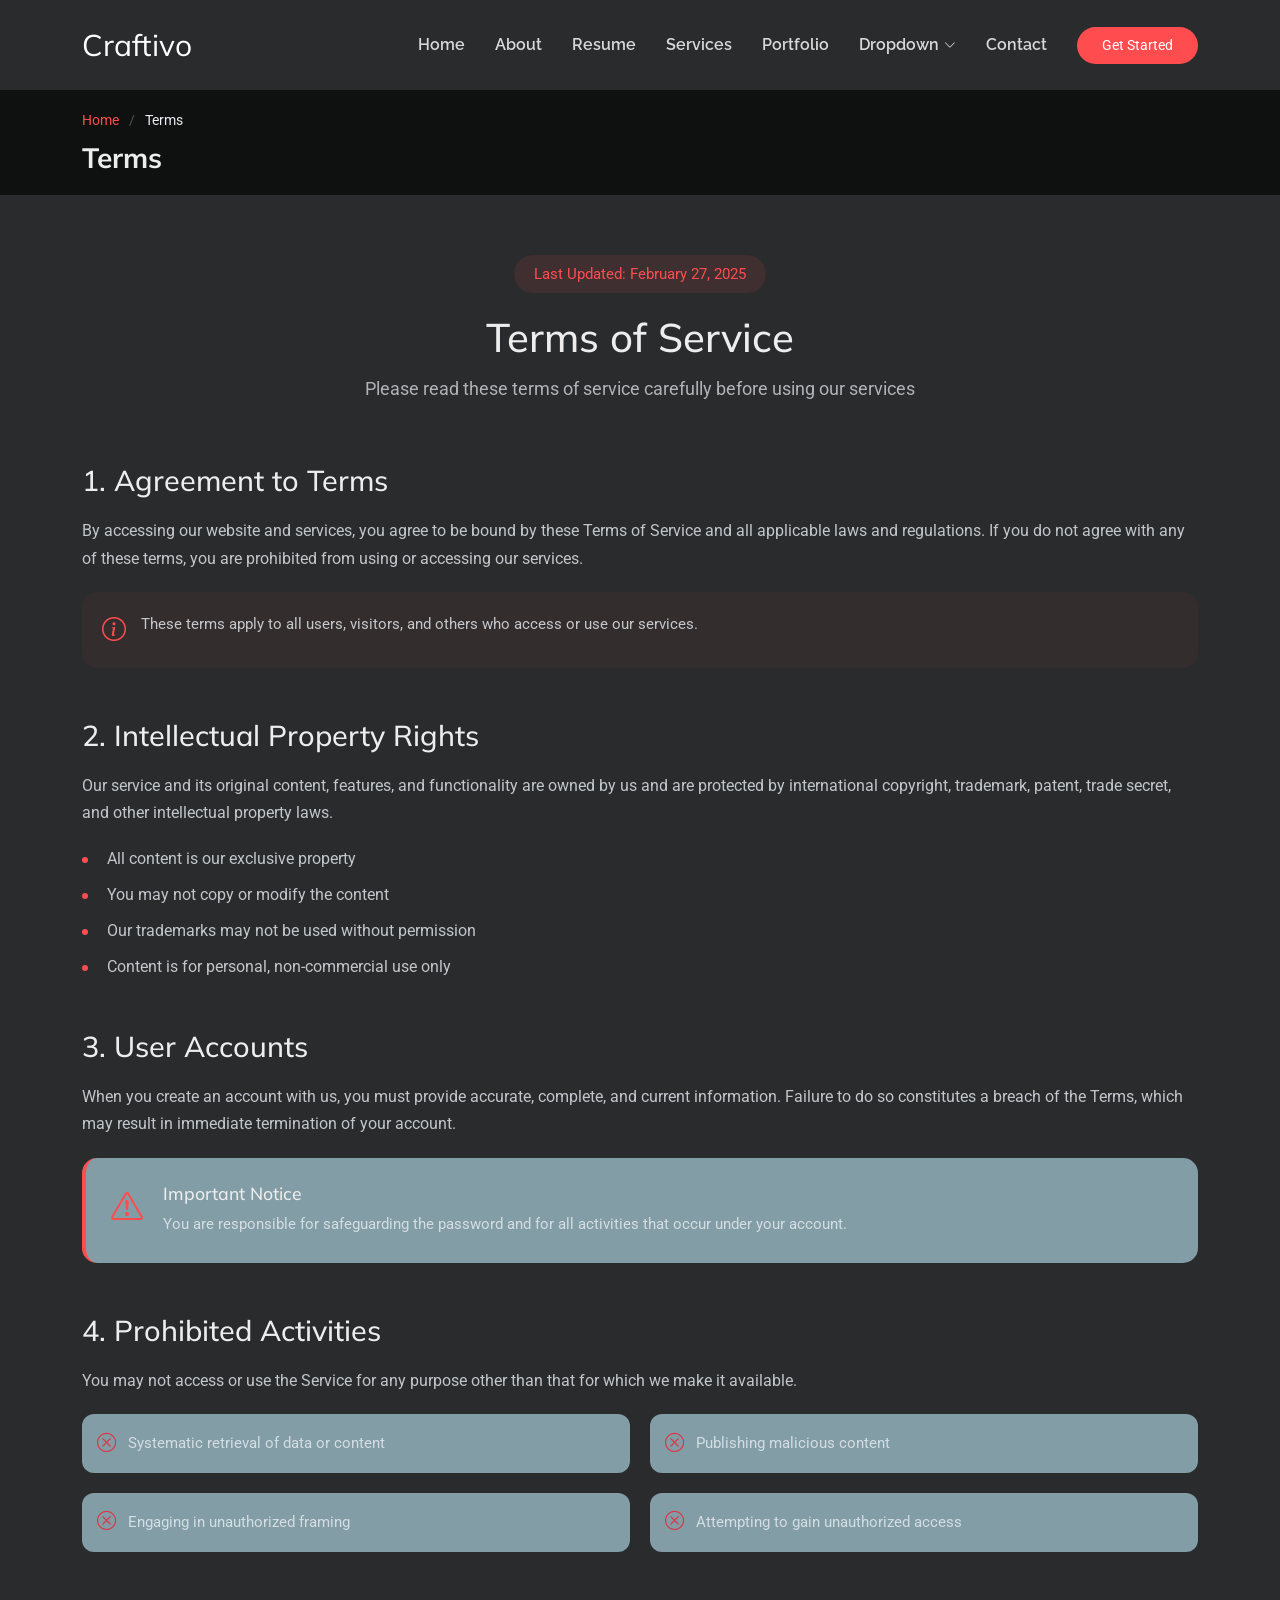
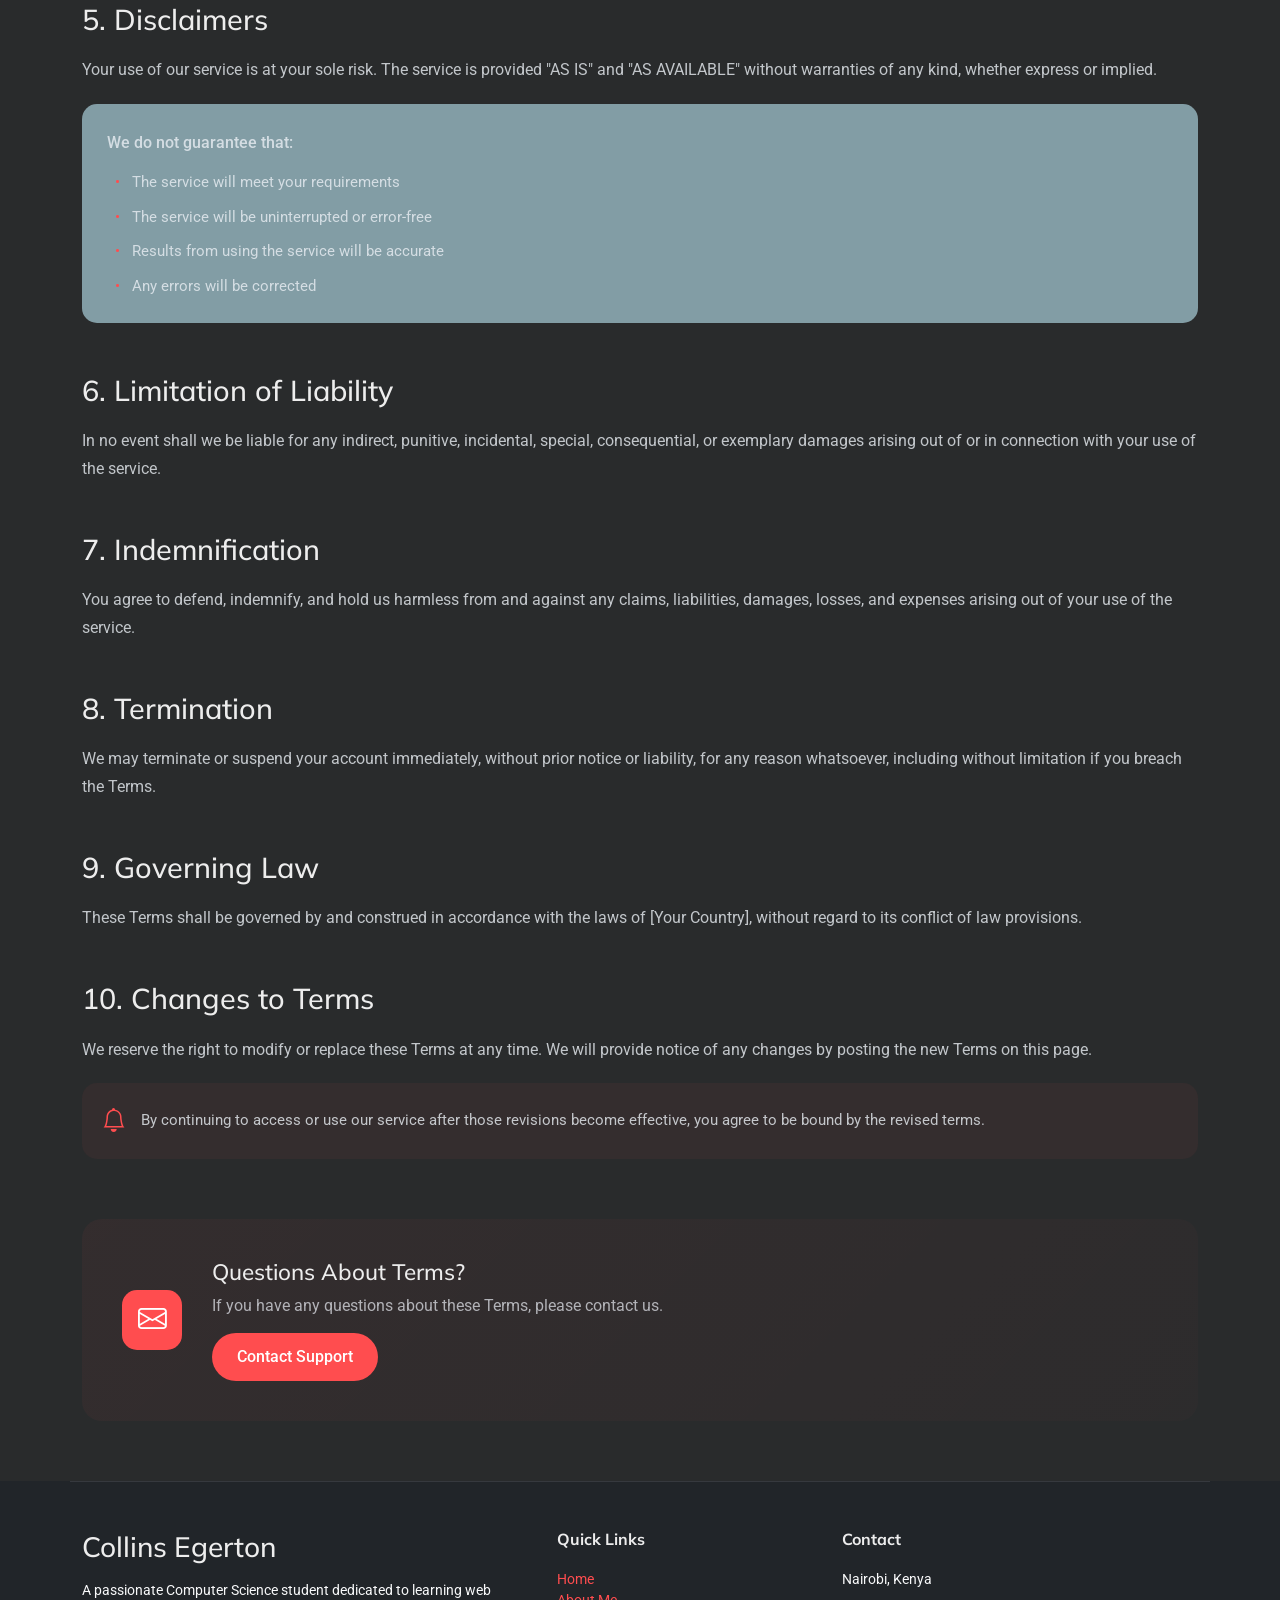
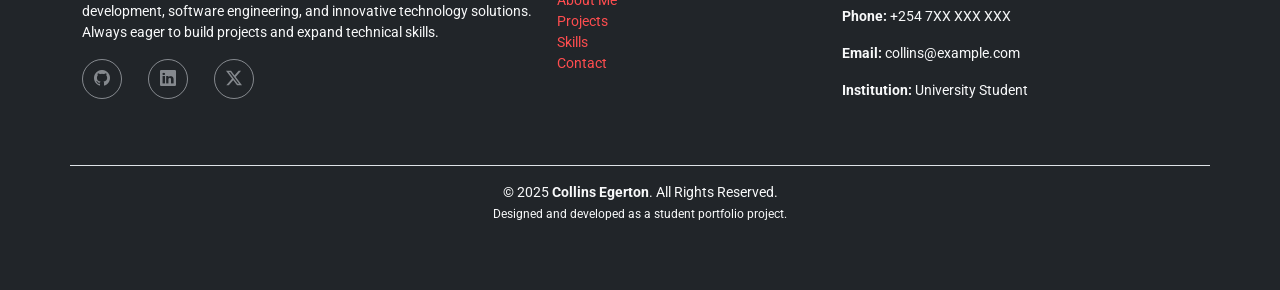
<file: terms.html>
<!DOCTYPE html>
<html lang="en">

<head>
  <meta charset="utf-8">
  <meta content="width=device-width, initial-scale=1.0" name="viewport">
  <title>Terms - Craftivo Bootstrap Template</title>
  <meta name="description" content="">
  <meta name="keywords" content="">

  <!-- Favicons -->
  <link href="assets/img/favicon.png" rel="icon">
  <link href="assets/img/apple-touch-icon.png" rel="apple-touch-icon">

  <!-- Fonts -->
  <link href="https://fonts.googleapis.com" rel="preconnect">
  <link href="https://fonts.gstatic.com" rel="preconnect" crossorigin>
  <link href="https://fonts.googleapis.com/css2?family=Roboto:ital,wght@0,100;0,300;0,400;0,500;0,700;0,900;1,100;1,300;1,400;1,500;1,700;1,900&family=Raleway:ital,wght@0,100;0,200;0,300;0,400;0,500;0,600;0,700;0,800;0,900;1,100;1,200;1,300;1,400;1,500;1,600;1,700;1,800;1,900&family=Mulish:ital,wght@0,200;0,300;0,400;0,500;0,600;0,700;0,800;0,900;1,200;1,300;1,400;1,500;1,600;1,700;1,800;1,900&display=swap" rel="stylesheet">

  <!-- Vendor CSS Files -->
  <link href="assets/vendor/bootstrap/css/bootstrap.min.css" rel="stylesheet">
  <link href="assets/vendor/bootstrap-icons/bootstrap-icons.css" rel="stylesheet">
  <link href="assets/vendor/aos/aos.css" rel="stylesheet">
  <link href="assets/vendor/glightbox/css/glightbox.min.css" rel="stylesheet">
  <link href="assets/vendor/swiper/swiper-bundle.min.css" rel="stylesheet">

  <!-- Main CSS File -->
  <link href="assets/css/main.css" rel="stylesheet">

  <!-- =======================================================
  * Template Name: Craftivo
  * Template URL: https://bootstrapmade.com/craftivo-bootstrap-portfolio-template/
  * Updated: Oct 04 2025 with Bootstrap v5.3.8
  * Author: BootstrapMade.com
  * License: https://bootstrapmade.com/license/
  ======================================================== -->
</head>

<body class="terms-page">

  <header id="header" class="header d-flex align-items-center sticky-top">
    <div class="container-fluid container-xl position-relative d-flex align-items-center">

      <a href="index.html" class="logo d-flex align-items-center me-auto">
        <!-- Uncomment the line below if you also wish to use an image logo -->
        <!-- <img src="assets/img/logo.webp" alt=""> -->
        <h1 class="sitename">Craftivo</h1>
      </a>

      <nav id="navmenu" class="navmenu">
        <ul>
          <li><a href="#hero">Home</a></li>
          <li><a href="#about">About</a></li>
          <li><a href="#resume">Resume</a></li>
          <li><a href="#services">Services</a></li>
          <li><a href="#portfolio">Portfolio</a></li>
          <li class="dropdown"><a href="#"><span>Dropdown</span> <i class="bi bi-chevron-down toggle-dropdown"></i></a>
            <ul>
              <li><a href="#">Dropdown 1</a></li>
              <li class="dropdown"><a href="#"><span>Deep Dropdown</span> <i class="bi bi-chevron-down toggle-dropdown"></i></a>
                <ul>
                  <li><a href="#">Deep Dropdown 1</a></li>
                  <li><a href="#">Deep Dropdown 2</a></li>
                  <li><a href="#">Deep Dropdown 3</a></li>
                  <li><a href="#">Deep Dropdown 4</a></li>
                  <li><a href="#">Deep Dropdown 5</a></li>
                </ul>
              </li>
              <li><a href="#">Dropdown 2</a></li>
              <li><a href="#">Dropdown 3</a></li>
              <li><a href="#">Dropdown 4</a></li>
            </ul>
          </li>
          <li><a href="#contact">Contact</a></li>
        </ul>
        <i class="mobile-nav-toggle d-xl-none bi bi-list"></i>
      </nav>

      <a class="btn-getstarted" href="#about">Get Started</a>

    </div>
  </header>

  <main class="main">

    <!-- Page Title -->
    <div class="page-title light-background">
      <div class="container">
        <nav class="breadcrumbs">
          <ol>
            <li><a href="index.html">Home</a></li>
            <li class="current">Terms</li>
          </ol>
        </nav>
        <h1>Terms</h1>
      </div>
    </div><!-- End Page Title -->

    <!-- Terms Of Service Section -->
    <section id="terms-of-service" class="terms-of-service section">

      <div class="container" data-aos="fade-up">
        <!-- Page Header -->
        <div class="tos-header text-center" data-aos="fade-up">
          <span class="last-updated">Last Updated: February 27, 2025</span>
          <h2>Terms of Service</h2>
          <p>Please read these terms of service carefully before using our services</p>
        </div>

        <!-- Content -->
        <div class="tos-content" data-aos="fade-up" data-aos-delay="200">
          <!-- Agreement Section -->
          <div id="agreement" class="content-section">
            <h3>1. Agreement to Terms</h3>
            <p>By accessing our website and services, you agree to be bound by these Terms of Service and all applicable laws and regulations. If you do not agree with any of these terms, you are prohibited from using or accessing our services.</p>
            <div class="info-box">
              <i class="bi bi-info-circle"></i>
              <p>These terms apply to all users, visitors, and others who access or use our services.</p>
            </div>
          </div>

          <!-- Intellectual Property -->
          <div id="intellectual-property" class="content-section">
            <h3>2. Intellectual Property Rights</h3>
            <p>Our service and its original content, features, and functionality are owned by us and are protected by international copyright, trademark, patent, trade secret, and other intellectual property laws.</p>
            <ul class="list-items">
              <li>All content is our exclusive property</li>
              <li>You may not copy or modify the content</li>
              <li>Our trademarks may not be used without permission</li>
              <li>Content is for personal, non-commercial use only</li>
            </ul>
          </div>

          <!-- User Accounts -->
          <div id="user-accounts" class="content-section">
            <h3>3. User Accounts</h3>
            <p>When you create an account with us, you must provide accurate, complete, and current information. Failure to do so constitutes a breach of the Terms, which may result in immediate termination of your account.</p>
            <div class="alert-box">
              <i class="bi bi-exclamation-triangle"></i>
              <div class="alert-content">
                <h5>Important Notice</h5>
                <p>You are responsible for safeguarding the password and for all activities that occur under your account.</p>
              </div>
            </div>
          </div>

          <!-- Prohibited Activities -->
          <div id="prohibited" class="content-section">
            <h3>4. Prohibited Activities</h3>
            <p>You may not access or use the Service for any purpose other than that for which we make it available.</p>
            <div class="prohibited-list">
              <div class="prohibited-item">
                <i class="bi bi-x-circle"></i>
                <span>Systematic retrieval of data or content</span>
              </div>
              <div class="prohibited-item">
                <i class="bi bi-x-circle"></i>
                <span>Publishing malicious content</span>
              </div>
              <div class="prohibited-item">
                <i class="bi bi-x-circle"></i>
                <span>Engaging in unauthorized framing</span>
              </div>
              <div class="prohibited-item">
                <i class="bi bi-x-circle"></i>
                <span>Attempting to gain unauthorized access</span>
              </div>
            </div>
          </div>

          <!-- Disclaimers -->
          <div id="disclaimer" class="content-section">
            <h3>5. Disclaimers</h3>
            <p>Your use of our service is at your sole risk. The service is provided "AS IS" and "AS AVAILABLE" without warranties of any kind, whether express or implied.</p>
            <div class="disclaimer-box">
              <p>We do not guarantee that:</p>
              <ul>
                <li>The service will meet your requirements</li>
                <li>The service will be uninterrupted or error-free</li>
                <li>Results from using the service will be accurate</li>
                <li>Any errors will be corrected</li>
              </ul>
            </div>
          </div>

          <!-- Limitation of Liability -->
          <div id="limitation" class="content-section">
            <h3>6. Limitation of Liability</h3>
            <p>In no event shall we be liable for any indirect, punitive, incidental, special, consequential, or exemplary damages arising out of or in connection with your use of the service.</p>
          </div>

          <!-- Indemnification -->
          <div id="indemnification" class="content-section">
            <h3>7. Indemnification</h3>
            <p>You agree to defend, indemnify, and hold us harmless from and against any claims, liabilities, damages, losses, and expenses arising out of your use of the service.</p>
          </div>

          <!-- Termination -->
          <div id="termination" class="content-section">
            <h3>8. Termination</h3>
            <p>We may terminate or suspend your account immediately, without prior notice or liability, for any reason whatsoever, including without limitation if you breach the Terms.</p>
          </div>

          <!-- Governing Law -->
          <div id="governing-law" class="content-section">
            <h3>9. Governing Law</h3>
            <p>These Terms shall be governed by and construed in accordance with the laws of [Your Country], without regard to its conflict of law provisions.</p>
          </div>

          <!-- Changes -->
          <div id="changes" class="content-section">
            <h3>10. Changes to Terms</h3>
            <p>We reserve the right to modify or replace these Terms at any time. We will provide notice of any changes by posting the new Terms on this page.</p>
            <div class="notice-box">
              <i class="bi bi-bell"></i>
              <p>By continuing to access or use our service after those revisions become effective, you agree to be bound by the revised terms.</p>
            </div>
          </div>
        </div>

        <!-- Contact Section -->
        <div class="tos-contact" data-aos="fade-up" data-aos-delay="300">
          <div class="contact-box">
            <div class="contact-icon">
              <i class="bi bi-envelope"></i>
            </div>
            <div class="contact-content">
              <h4>Questions About Terms?</h4>
              <p>If you have any questions about these Terms, please contact us.</p>
              <a href="#" class="contact-link">Contact Support</a>
            </div>
          </div>
        </div>
      </div>

    </section><!-- /Terms Of Service Section -->

  </main>

  <footer id="footer" class="footer bg-dark text-light">

  <div class="container footer-top py-5">
    <div class="row gy-4">

      <!-- About Student -->
      <div class="col-lg-5 col-md-12">
        <h3 class="mb-3">Collins Egerton</h3>
        <p>
          A passionate Computer Science student dedicated to learning
          web development, software engineering, and innovative technology
          solutions. Always eager to build projects and expand technical skills.
        </p>

        <div class="social-links d-flex gap-3 mt-3">
          <a href="https://github.com/yourusername" target="_blank">
            <i class="bi bi-github"></i>
          </a>

          <a href="https://linkedin.com/in/yourprofile" target="_blank">
            <i class="bi bi-linkedin"></i>
          </a>

          <a href="https://twitter.com/yourusername" target="_blank">
            <i class="bi bi-twitter-x"></i>
          </a>
        </div>
      </div>

      <!-- Quick Links -->
      <div class="col-lg-3 col-6">
        <h4>Quick Links</h4>
        <ul class="list-unstyled">
          <li><a href="#hero">Home</a></li>
          <li><a href="#about">About Me</a></li>
          <li><a href="#projects">Projects</a></li>
          <li><a href="#skills">Skills</a></li>
          <li><a href="#contact">Contact</a></li>
        </ul>
      </div>

      <!-- Contact Information -->
      <div class="col-lg-4 col-md-12">
        <h4>Contact</h4>
        <p>Nairobi, Kenya</p>
        <p><strong>Phone:</strong> +254 7XX XXX XXX</p>
        <p><strong>Email:</strong> collins@example.com</p>
        <p><strong>Institution:</strong> University Student</p>
      </div>

    </div>
  </div>

  <!-- Copyright -->
  <div class="container text-center py-3 border-top">
    <p class="mb-0">
      © 2025 <strong>Collins Egerton</strong>. All Rights Reserved.
    </p>
    <small>
      Designed and developed as a student portfolio project.
    </small>
  </div>

</footer>

  <!-- Scroll Top -->
  <a href="#" id="scroll-top" class="scroll-top d-flex align-items-center justify-content-center"><i class="bi bi-arrow-up-short"></i></a>

  <!-- Preloader -->
  <div id="preloader"></div>

  <!-- Vendor JS Files -->
  <script src="assets/vendor/bootstrap/js/bootstrap.bundle.min.js"></script>
  <script src="assets/vendor/php-email-form/validate.js"></script>
  <script src="assets/vendor/aos/aos.js"></script>
  <script src="assets/vendor/typed.js/typed.umd.js"></script>
  <script src="assets/vendor/waypoints/noframework.waypoints.js"></script>
  <script src="assets/vendor/glightbox/js/glightbox.min.js"></script>
  <script src="assets/vendor/imagesloaded/imagesloaded.pkgd.min.js"></script>
  <script src="assets/vendor/isotope-layout/isotope.pkgd.min.js"></script>
  <script src="assets/vendor/swiper/swiper-bundle.min.js"></script>

  <!-- Main JS File -->
  <script src="assets/js/main.js"></script>

</body>

</html>
</file>
<file: assets/css/main.css>
/**
* Template Name: Craftivo
* Template URL: https://bootstrapmade.com/craftivo-bootstrap-portfolio-template/
* Updated: Oct 04 2025 with Bootstrap v5.3.8
* Author: BootstrapMade.com
* License: https://bootstrapmade.com/license/
*/

@charset "UTF-8";

/*--------------------------------------------------------------
# Font & Color Variables
# Help: https://bootstrapmade.com/color-system/
--------------------------------------------------------------*/
/* Fonts */
:root {
  --default-font: "Roboto",  system-ui, -apple-system, "Segoe UI", Roboto, "Helvetica Neue", Arial, "Noto Sans", "Liberation Sans", sans-serif, "Apple Color Emoji", "Segoe UI Emoji", "Segoe UI Symbol", "Noto Color Emoji";
  --heading-font: "Mulish",  sans-serif;
  --nav-font: "Raleway",  sans-serif;
}

/* Global Colors - The following color variables are used throughout the website. Updating them here will change the color scheme of the entire website */
:root { 
  --background-color: #292b2c; /* Background color for the entire website, including individual sections */
  --default-color: #e9edf3; /* Default color used for the majority of the text content across the entire website */
  --heading-color: #ededed; /* Color for headings, subheadings and title throughout the website */
  --accent-color: #ff4d4f; /* Accent color that represents your brand on the website. It's used for buttons, links, and other elements that need to stand out */
  --surface-color: #829da5; /* The surface color is used as a background of boxed elements within sections, such as cards, icon boxes, or other elements that require a visual separation from the global background. */
  --contrast-color: #ffffff; /* Contrast color for text, ensuring readability against backgrounds of accent, heading, or default colors. */
}

/* Nav Menu Colors - The following color variables are used specifically for the navigation menu. They are separate from the global colors to allow for more customization options */
:root {
  --nav-color: #d9d9d9;  /* The default color of the main navmenu links */
  --nav-hover-color: #ff4d4f; /* Applied to main navmenu links when they are hovered over or active */
  --nav-mobile-background-color: #2e2e2e; /* Used as the background color for mobile navigation menu */
  --nav-dropdown-background-color: #2e2e2e; /* Used as the background color for dropdown items that appear when hovering over primary navigation items */
  --nav-dropdown-color: #d9d9d9; /* Used for navigation links of the dropdown items in the navigation menu. */
  --nav-dropdown-hover-color: #ff4d4f; /* Similar to --nav-hover-color, this color is applied to dropdown navigation links when they are hovered over. */
}

/* Color Presets - These classes override global colors when applied to any section or element, providing reuse of the sam color scheme. */

.light-background {
  --background-color: rgba(9, 11, 11, 0.8);
  --surface-color: #e9eae2;
}

.dark-background {
  --background-color: #060606;
  --default-color: #ffffff;
  --heading-color: #ffffff;
  --surface-color: #252525;
  --contrast-color: #ffffff;
}

/* Smooth scroll */
:root {
  scroll-behavior: smooth;
}

/*--------------------------------------------------------------
# General Styling & Shared Classes
--------------------------------------------------------------*/
body {
  color: var(--default-color);
  background-color: var(--background-color);
  font-family: var(--default-font);
}

a {
  color: var(--accent-color);
  text-decoration: none;
  transition: 0.3s;
}

a:hover {
  color: color-mix(in srgb, var(--accent-color), transparent 25%);
  text-decoration: none;
}

h1,
h2,
h3,
h4,
h5,
h6 {
  color: var(--heading-color);
  font-family: var(--heading-font);
}

/* PHP Email Form Messages
------------------------------*/
.php-email-form .error-message {
  display: none;
  background: #df1529;
  color: #ffffff;
  text-align: left;
  padding: 15px;
  margin-bottom: 24px;
  font-weight: 600;
}

.php-email-form .sent-message {
  display: none;
  color: #ffffff;
  background: #059652;
  text-align: center;
  padding: 15px;
  margin-bottom: 24px;
  font-weight: 600;
}

.php-email-form .loading {
  display: none;
  background: var(--surface-color);
  text-align: center;
  padding: 15px;
  margin-bottom: 24px;
}

.php-email-form .loading:before {
  content: "";
  display: inline-block;
  border-radius: 50%;
  width: 24px;
  height: 24px;
  margin: 0 10px -6px 0;
  border: 3px solid var(--accent-color);
  border-top-color: var(--surface-color);
  animation: php-email-form-loading 1s linear infinite;
}

@keyframes php-email-form-loading {
  0% {
    transform: rotate(0deg);
  }

  100% {
    transform: rotate(360deg);
  }
}

/*--------------------------------------------------------------
# Global Header
--------------------------------------------------------------*/
.header {
  --heading-color: #ffffff;
  color: var(--default-color);
  background-color: var(--background-color);
  padding: 15px 0;
  transition: all 0.5s;
  z-index: 997;
}

.header .logo {
  line-height: 1;
}

.header .logo img {
  max-height: 36px;
  margin-right: 8px;
}

.header .logo h1 {
  font-size: 30px;
  margin: 0;
  font-weight: 400;
  color: var(--heading-color);
}

.header .btn-getstarted,
.header .btn-getstarted:focus {
  color: var(--contrast-color);
  background: var(--accent-color);
  font-size: 14px;
  padding: 8px 25px;
  margin: 0 0 0 30px;
  border-radius: 50px;
  transition: 0.3s;
}

.header .btn-getstarted:hover,
.header .btn-getstarted:focus:hover {
  color: var(--contrast-color);
  background: color-mix(in srgb, var(--accent-color), transparent 15%);
}

@media (max-width: 1200px) {
  .header .logo {
    order: 1;
  }

  .header .btn-getstarted {
    order: 2;
    margin: 0 15px 0 0;
    padding: 6px 15px;
  }

  .header .navmenu {
    order: 3;
  }
}

.scrolled .header {
  box-shadow: 0px 0 18px rgba(0, 0, 0, 0.1);
}

/* Global Header on Scroll
------------------------------*/
.scrolled .header {
  --background-color: rgba(20, 20, 20, 0.8);
}

/* Index Page Header
------------------------------*/
.index-page .header {
  --background-color: rgba(255, 255, 255, 0);
}

/* Index Page Header on Scroll
------------------------------*/
.index-page.scrolled .header {
  --background-color: rgba(20, 20, 20, 0.8);
}

/*--------------------------------------------------------------
# Navigation Menu
--------------------------------------------------------------*/
/* Navmenu - Desktop */
@media (min-width: 1200px) {
  .navmenu {
    padding: 0;
  }

  .navmenu ul {
    margin: 0;
    padding: 0;
    display: flex;
    list-style: none;
    align-items: center;
  }

  .navmenu li {
    position: relative;
  }

  .navmenu a,
  .navmenu a:focus {
    color: var(--nav-color);
    padding: 18px 15px;
    font-size: 16px;
    font-family: var(--nav-font);
    font-weight: 600;
    display: flex;
    align-items: center;
    justify-content: space-between;
    white-space: nowrap;
    transition: 0.3s;
  }

  .navmenu a i,
  .navmenu a:focus i {
    font-size: 12px;
    line-height: 0;
    margin-left: 5px;
    transition: 0.3s;
  }

  .navmenu li:last-child a {
    padding-right: 0;
  }

  .navmenu li:hover>a,
  .navmenu .active,
  .navmenu .active:focus {
    color: var(--nav-hover-color);
  }

  .navmenu .dropdown ul {
    margin: 0;
    padding: 10px 0;
    background: var(--nav-dropdown-background-color);
    display: block;
    position: absolute;
    visibility: hidden;
    left: 14px;
    top: 130%;
    opacity: 0;
    transition: 0.3s;
    border-radius: 4px;
    z-index: 99;
    box-shadow: 0px 0px 30px rgba(0, 0, 0, 0.1);
  }

  .navmenu .dropdown ul li {
    min-width: 200px;
  }

  .navmenu .dropdown ul a {
    padding: 10px 20px;
    font-size: 15px;
    text-transform: none;
    color: var(--nav-dropdown-color);
  }

  .navmenu .dropdown ul a i {
    font-size: 12px;
  }

  .navmenu .dropdown ul a:hover,
  .navmenu .dropdown ul .active:hover,
  .navmenu .dropdown ul li:hover>a {
    color: var(--nav-dropdown-hover-color);
  }

  .navmenu .dropdown:hover>ul {
    opacity: 1;
    top: 100%;
    visibility: visible;
  }

  .navmenu .dropdown .dropdown ul {
    top: 0;
    left: -90%;
    visibility: hidden;
  }

  .navmenu .dropdown .dropdown:hover>ul {
    opacity: 1;
    top: 0;
    left: -100%;
    visibility: visible;
  }
}

/* Navmenu - Mobile */
@media (max-width: 1199px) {
  .mobile-nav-toggle {
    color: var(--nav-color);
    font-size: 28px;
    line-height: 0;
    margin-right: 10px;
    cursor: pointer;
    transition: color 0.3s;
  }

  .navmenu {
    padding: 0;
    z-index: 9997;
  }

  .navmenu ul {
    display: none;
    list-style: none;
    position: absolute;
    inset: 60px 20px 20px 20px;
    padding: 10px 0;
    margin: 0;
    border-radius: 6px;
    background-color: var(--nav-mobile-background-color);
    overflow-y: auto;
    transition: 0.3s;
    z-index: 9998;
    box-shadow: 0px 0px 30px rgba(0, 0, 0, 0.1);
  }

  .navmenu a,
  .navmenu a:focus {
    color: var(--nav-dropdown-color);
    padding: 10px 20px;
    font-family: var(--nav-font);
    font-size: 17px;
    font-weight: 500;
    display: flex;
    align-items: center;
    justify-content: space-between;
    white-space: nowrap;
    transition: 0.3s;
  }

  .navmenu a i,
  .navmenu a:focus i {
    font-size: 12px;
    line-height: 0;
    margin-left: 5px;
    width: 30px;
    height: 30px;
    display: flex;
    align-items: center;
    justify-content: center;
    border-radius: 50%;
    transition: 0.3s;
    background-color: color-mix(in srgb, var(--accent-color), transparent 90%);
  }

  .navmenu a i:hover,
  .navmenu a:focus i:hover {
    background-color: var(--accent-color);
    color: var(--contrast-color);
  }

  .navmenu a:hover,
  .navmenu .active,
  .navmenu .active:focus {
    color: var(--nav-dropdown-hover-color);
  }

  .navmenu .active i,
  .navmenu .active:focus i {
    background-color: var(--accent-color);
    color: var(--contrast-color);
    transform: rotate(180deg);
  }

  .navmenu .dropdown ul {
    position: static;
    display: none;
    z-index: 99;
    padding: 10px 0;
    margin: 10px 20px;
    background-color: var(--nav-dropdown-background-color);
    border: 1px solid color-mix(in srgb, var(--default-color), transparent 90%);
    box-shadow: none;
    transition: all 0.5s ease-in-out;
  }

  .navmenu .dropdown ul ul {
    background-color: rgba(33, 37, 41, 0.1);
  }

  .navmenu .dropdown>.dropdown-active {
    display: block;
    background-color: rgba(33, 37, 41, 0.03);
  }

  .mobile-nav-active {
    overflow: hidden;
  }

  .mobile-nav-active .mobile-nav-toggle {
    color: #fff;
    position: absolute;
    font-size: 32px;
    top: 15px;
    right: 15px;
    margin-right: 0;
    z-index: 9999;
  }

  .mobile-nav-active .navmenu {
    position: fixed;
    overflow: hidden;
    inset: 0;
    background: rgba(33, 37, 41, 0.8);
    transition: 0.3s;
  }

  .mobile-nav-active .navmenu>ul {
    display: block;
  }
}

/*--------------------------------------------------------------
# Global Footer
--------------------------------------------------------------*/
.footer {
  color: var(--default-color);
  background-color: var(--background-color);
  font-size: 14px;
  padding-bottom: 50px;
  position: relative;
}

.footer .footer-top {
  padding-top: 50px;
  border-top: 1px solid color-mix(in srgb, var(--default-color), transparent 90%);
}

.footer .footer-about .logo {
  line-height: 1;
  margin-bottom: 25px;
}

.footer .footer-about .logo img {
  max-height: 40px;
  margin-right: 6px;
}

.footer .footer-about .logo span {
  color: var(--heading-color);
  font-size: 30px;
  font-weight: 700;
  letter-spacing: 1px;
  font-family: var(--heading-font);
}

.footer .footer-about p {
  font-size: 14px;
  font-family: var(--heading-font);
}

.footer .social-links a {
  display: flex;
  align-items: center;
  justify-content: center;
  width: 40px;
  height: 40px;
  border-radius: 50%;
  border: 1px solid color-mix(in srgb, var(--default-color), transparent 50%);
  font-size: 16px;
  color: color-mix(in srgb, var(--default-color), transparent 50%);
  margin-right: 10px;
  transition: 0.3s;
}

.footer .social-links a:hover {
  color: var(--accent-color);
  border-color: var(--accent-color);
}

.footer h4 {
  font-size: 16px;
  font-weight: bold;
  position: relative;
  padding-bottom: 12px;
}

.footer .footer-links {
  margin-bottom: 30px;
}

.footer .footer-links ul {
  list-style: none;
  padding: 0;
  margin: 0;
}

.footer .footer-links ul i {
  padding-right: 2px;
  font-size: 12px;
  line-height: 0;
}

.footer .footer-links ul li {
  padding: 10px 0;
  display: flex;
  align-items: center;
}

.footer .footer-links ul li:first-child {
  padding-top: 0;
}

.footer .footer-links ul a {
  color: color-mix(in srgb, var(--default-color), transparent 20%);
  display: inline-block;
  line-height: 1;
}

.footer .footer-links ul a:hover {
  color: var(--accent-color);
}

.footer .footer-contact p {
  margin-bottom: 5px;
}

.footer .copyright {
  padding-top: 25px;
  padding-bottom: 25px;
  background-color: color-mix(in srgb, var(--default-color), transparent 95%);
}

.footer .copyright p {
  margin-bottom: 0;
}

.footer .credits {
  margin-top: 6px;
  font-size: 13px;
}

/*--------------------------------------------------------------
# Preloader
--------------------------------------------------------------*/
#preloader {
  position: fixed;
  inset: 0;
  z-index: 999999;
  overflow: hidden;
  background: var(--background-color);
  transition: all 0.6s ease-out;
}

#preloader:before {
  content: "";
  position: fixed;
  top: calc(50% - 30px);
  left: calc(50% - 30px);
  border: 6px solid #ffffff;
  border-color: var(--accent-color) transparent var(--accent-color) transparent;
  border-radius: 50%;
  width: 60px;
  height: 60px;
  animation: animate-preloader 1.5s linear infinite;
}

@keyframes animate-preloader {
  0% {
    transform: rotate(0deg);
  }

  100% {
    transform: rotate(360deg);
  }
}

/*--------------------------------------------------------------
# Scroll Top Button
--------------------------------------------------------------*/
.scroll-top {
  position: fixed;
  visibility: hidden;
  opacity: 0;
  right: 15px;
  bottom: 15px;
  z-index: 99999;
  background-color: var(--accent-color);
  width: 40px;
  height: 40px;
  border-radius: 4px;
  transition: all 0.4s;
}

.scroll-top i {
  font-size: 24px;
  color: var(--contrast-color);
  line-height: 0;
}

.scroll-top:hover {
  background-color: color-mix(in srgb, var(--accent-color), transparent 20%);
  color: var(--contrast-color);
}

.scroll-top.active {
  visibility: visible;
  opacity: 1;
}

/*--------------------------------------------------------------
# Disable aos animation delay on mobile devices
--------------------------------------------------------------*/
@media screen and (max-width: 768px) {
  [data-aos-delay] {
    transition-delay: 0 !important;
  }
}

/*--------------------------------------------------------------
# Global Page Titles & Breadcrumbs
--------------------------------------------------------------*/
.page-title {
  color: var(--default-color);
  background-color: var(--background-color);
  padding: 20px 0;
  position: relative;
}

.page-title h1 {
  font-size: 28px;
  font-weight: 700;
  margin: 0;
}

.page-title .breadcrumbs ol {
  display: flex;
  flex-wrap: wrap;
  list-style: none;
  padding: 0 0 10px 0;
  margin: 0;
  font-size: 14px;
  font-weight: 400;
}

.page-title .breadcrumbs ol li+li {
  padding-left: 10px;
}

.page-title .breadcrumbs ol li+li::before {
  content: "/";
  display: inline-block;
  padding-right: 10px;
  color: color-mix(in srgb, var(--default-color), transparent 70%);
}

/*--------------------------------------------------------------
# Global Sections
--------------------------------------------------------------*/
section,
.section {
  color: var(--default-color);
  background-color: var(--background-color);
  padding: 60px 0;
  scroll-margin-top: 90px;
  overflow: clip;
}

@media (max-width: 1199px) {

  section,
  .section {
    scroll-margin-top: 66px;
  }
}

/*--------------------------------------------------------------
# Global Section Titles
--------------------------------------------------------------*/
.section-title {
  text-align: center;
  padding-bottom: 60px;
  position: relative;
}

.section-title h2 {
  font-size: 3.5rem;
  font-weight: 300;
  line-height: 1.2;
  color: var(--heading-color);
  margin-bottom: 1.5rem;
  letter-spacing: -1px;
}

@media (max-width: 768px) {
  .section-title h2 {
    font-size: 2.5rem;
  }
}

.section-title .subtitle {
  display: inline-block;
  font-size: 0.875rem;
  font-weight: 400;
  color: var(--accent-color);
  text-transform: uppercase;
  letter-spacing: 2px;
  margin-bottom: 1.5rem;
  position: relative;
}

.section-title .subtitle::after {
  content: "";
  position: absolute;
  bottom: -8px;
  left: 50%;
  transform: translateX(-50%);
  width: 40px;
  height: 1px;
  background: var(--accent-color);
}

.section-title p {
  font-size: 1.125rem;
  line-height: 1.8;
  color: color-mix(in srgb, var(--default-color), transparent 25%);
  max-width: 900px;
  margin: 0 auto;
  text-wrap: balance;
}

/*--------------------------------------------------------------
# Hero Section
--------------------------------------------------------------*/
.hero {
  padding-top: 80px;
  min-height: 100vh;
  position: relative;
  display: flex;
  align-items: center;
  justify-content: center;
  overflow: hidden;
  padding-bottom: 80px;
}

.hero img {
  position: absolute;
  inset: 0;
  display: block;
  width: 100%;
  height: 100%;
  object-fit: cover;
  z-index: 1;
}

.hero:before {
  content: "";
  background: color-mix(in srgb, var(--background-color), transparent 30%);
  position: absolute;
  inset: 0;
  z-index: 2;
  border-radius: 0;
}

.hero .container {
  position: relative;
  z-index: 3;
}

.hero h2 {
  margin: 0;
  font-size: 48px;
  font-weight: 700;
}

.hero p {
  margin: 10px 0 0 0;
  font-size: 24px;
  color: color-mix(in srgb, var(--default-color), transparent 20%);
}

.hero p span {
  color: var(--accent-color);
  letter-spacing: 1px;
  border-bottom: 2px solid var(--accent-color);
}

.hero .social-links {
  margin-top: 30px;
  display: flex;
  justify-content: center;
  gap: 15px;
}

.hero .social-links a {
  display: flex;
  align-items: center;
  justify-content: center;
  width: 50px;
  height: 50px;
  border-radius: 50%;
  background: color-mix(in srgb, var(--default-color), transparent 92%);
  color: var(--default-color);
  font-size: 20px;
  transition: 0.3s;
}

.hero .social-links a:hover {
  background: var(--accent-color);
  color: var(--contrast-color);
  transform: translateY(-3px);
}

@media (max-width: 768px) {
  .hero h2 {
    font-size: 32px;
  }

  .hero p {
    font-size: 20px;
  }
}

/*--------------------------------------------------------------
# About Section
--------------------------------------------------------------*/
.about {
  overflow: hidden;
  position: relative;
}

.about::before {
  content: "";
  position: absolute;
  top: -50%;
  right: -20%;
  width: 800px;
  height: 800px;
  background: radial-gradient(circle, color-mix(in srgb, var(--accent-color), transparent 85%) 0%, transparent 70%);
  border-radius: 50%;
  z-index: 0;
  pointer-events: none;
}

.about .container {
  position: relative;
  z-index: 1;
}

.about .profile-card {
  background: var(--surface-color);
  border-radius: 24px;
  padding: 40px;
  box-shadow: 0 8px 30px rgba(0, 0, 0, 0.08);
  position: sticky;
  top: 100px;
}

.about .profile-card .profile-header {
  text-align: center;
  padding-bottom: 30px;
  border-bottom: 1px solid color-mix(in srgb, var(--default-color), transparent 90%);
}

.about .profile-card .profile-header .profile-avatar {
  width: 140px;
  height: 140px;
  margin: 0 auto 24px;
  position: relative;
  border-radius: 50%;
  padding: 6px;
  background: linear-gradient(135deg, var(--accent-color), color-mix(in srgb, var(--accent-color), #ff6b9d 50%));
}

.about .profile-card .profile-header .profile-avatar img {
  width: 100%;
  height: 100%;
  object-fit: cover;
  border-radius: 50%;
  border: 4px solid var(--surface-color);
}

.about .profile-card .profile-header .profile-avatar .status-indicator {
  position: absolute;
  bottom: 8px;
  right: 8px;
  width: 24px;
  height: 24px;
  background: #10b981;
  border: 4px solid var(--surface-color);
  border-radius: 50%;
  animation: pulse 2s infinite;
}

.about .profile-card .profile-header h3 {
  font-size: 24px;
  font-weight: 700;
  margin-bottom: 8px;
  color: var(--heading-color);
}

.about .profile-card .profile-header .role {
  display: inline-block;
  font-size: 15px;
  color: var(--accent-color);
  font-weight: 500;
  margin-bottom: 16px;
}

.about .profile-card .profile-header .rating {
  display: flex;
  align-items: center;
  justify-content: center;
  gap: 4px;
  margin-top: 12px;
}

.about .profile-card .profile-header .rating i {
  color: #fbbf24;
  font-size: 16px;
}

.about .profile-card .profile-header .rating span {
  margin-left: 8px;
  font-weight: 600;
  color: var(--default-color);
  font-size: 15px;
}

.about .profile-card .profile-stats {
  display: grid;
  grid-template-columns: repeat(3, 1fr);
  gap: 20px;
  padding: 30px 0;
  border-bottom: 1px solid color-mix(in srgb, var(--default-color), transparent 90%);
}

.about .profile-card .profile-stats .stat-item {
  text-align: center;
}

.about .profile-card .profile-stats .stat-item h4 {
  font-size: 28px;
  font-weight: 700;
  color: var(--accent-color);
  margin-bottom: 6px;
}

.about .profile-card .profile-stats .stat-item p {
  font-size: 13px;
  color: color-mix(in srgb, var(--default-color), transparent 30%);
  text-transform: uppercase;
  letter-spacing: 0.5px;
  margin: 0;
}

.about .profile-card .profile-actions {
  display: flex;
  flex-direction: column;
  gap: 12px;
  padding: 30px 0;
  border-bottom: 1px solid color-mix(in srgb, var(--default-color), transparent 90%);
}

.about .profile-card .profile-actions a {
  display: flex;
  align-items: center;
  justify-content: center;
  gap: 10px;
  padding: 14px 24px;
  border-radius: 12px;
  font-weight: 600;
  font-size: 15px;
  text-decoration: none;
  transition: all 0.3s ease;
}

.about .profile-card .profile-actions a.btn-primary {
  background: var(--accent-color);
  color: var(--contrast-color);
}

.about .profile-card .profile-actions a.btn-primary:hover {
  background: color-mix(in srgb, var(--accent-color), #000 15%);
  transform: translateY(-2px);
  box-shadow: 0 6px 20px rgba(0, 0, 0, 0.15);
}

.about .profile-card .profile-actions a.btn-secondary {
  background: color-mix(in srgb, var(--accent-color), transparent 90%);
  color: var(--accent-color);
}

.about .profile-card .profile-actions a.btn-secondary:hover {
  background: color-mix(in srgb, var(--accent-color), transparent 85%);
}

.about .profile-card .profile-actions a i {
  font-size: 18px;
}

.about .profile-card .social-connect {
  display: flex;
  justify-content: center;
  gap: 12px;
  padding-top: 30px;
}

.about .profile-card .social-connect a {
  width: 44px;
  height: 44px;
  display: flex;
  align-items: center;
  justify-content: center;
  background: color-mix(in srgb, var(--default-color), transparent 94%);
  border-radius: 12px;
  color: var(--default-color);
  font-size: 18px;
  transition: all 0.3s ease;
}

.about .profile-card .social-connect a:hover {
  background: var(--accent-color);
  color: var(--contrast-color);
  transform: translateY(-3px);
}

.about .content-wrapper .bio-section {
  margin-bottom: 50px;
}

.about .content-wrapper .bio-section .section-tag {
  display: inline-block;
  padding: 6px 16px;
  background: color-mix(in srgb, var(--accent-color), transparent 90%);
  color: var(--accent-color);
  border-radius: 20px;
  font-size: 13px;
  font-weight: 600;
  text-transform: uppercase;
  letter-spacing: 0.5px;
  margin-bottom: 16px;
}

.about .content-wrapper .bio-section h2 {
  font-size: 36px;
  font-weight: 700;
  color: var(--heading-color);
  margin-bottom: 24px;
  line-height: 1.2;
}

.about .content-wrapper .bio-section p {
  font-size: 16px;
  line-height: 1.8;
  color: var(--default-color);
  margin-bottom: 16px;
}

.about .content-wrapper .bio-section p:last-child {
  margin-bottom: 0;
}

.about .content-wrapper .details-grid {
  display: grid;
  grid-template-columns: repeat(2, 1fr);
  gap: 24px;
  margin-bottom: 50px;
}

.about .content-wrapper .details-grid .detail-item {
  display: flex;
  align-items: center;
  gap: 16px;
  padding: 24px;
  background: var(--surface-color);
  border-radius: 16px;
  border: 1px solid color-mix(in srgb, var(--default-color), transparent 92%);
  transition: all 0.3s ease;
}

.about .content-wrapper .details-grid .detail-item:hover {
  border-color: var(--accent-color);
  transform: translateY(-3px);
  box-shadow: 0 8px 24px rgba(0, 0, 0, 0.08);
}

.about .content-wrapper .details-grid .detail-item i {
  font-size: 28px;
  color: var(--accent-color);
  flex-shrink: 0;
}

.about .content-wrapper .details-grid .detail-item .detail-content span {
  display: block;
  font-size: 13px;
  color: color-mix(in srgb, var(--default-color), transparent 40%);
  text-transform: uppercase;
  letter-spacing: 0.5px;
  margin-bottom: 4px;
}

.about .content-wrapper .details-grid .detail-item .detail-content strong {
  display: block;
  font-size: 16px;
  color: var(--heading-color);
  font-weight: 600;
}

.about .content-wrapper .skills-showcase .section-tag {
  display: inline-block;
  padding: 6px 16px;
  background: color-mix(in srgb, var(--accent-color), transparent 90%);
  color: var(--accent-color);
  border-radius: 20px;
  font-size: 13px;
  font-weight: 600;
  text-transform: uppercase;
  letter-spacing: 0.5px;
  margin-bottom: 16px;
}

.about .content-wrapper .skills-showcase h3 {
  font-size: 28px;
  font-weight: 700;
  color: var(--heading-color);
  margin-bottom: 32px;
}

.about .content-wrapper .skills-showcase .skills-list .skill-item {
  margin-bottom: 28px;
}

.about .content-wrapper .skills-showcase .skills-list .skill-item .skill-info {
  display: flex;
  justify-content: space-between;
  align-items: center;
  margin-bottom: 10px;
}

.about .content-wrapper .skills-showcase .skills-list .skill-item .skill-info .skill-name {
  font-size: 15px;
  font-weight: 600;
  color: var(--heading-color);
}

.about .content-wrapper .skills-showcase .skills-list .skill-item .skill-info .skill-percent {
  font-size: 15px;
  font-weight: 700;
  color: var(--accent-color);
}

.about .content-wrapper .skills-showcase .skills-list .skill-item .progress {
  height: 10px;
  border-radius: 10px;
  background: color-mix(in srgb, var(--default-color), transparent 94%);
  overflow: hidden;
}

.about .content-wrapper .skills-showcase .skills-list .skill-item .progress .progress-bar {
  width: 0;
  height: 100%;
  background: linear-gradient(90deg, var(--accent-color), color-mix(in srgb, var(--accent-color), #ff6b9d 50%));
  border-radius: 10px;
  transition: width 1.5s cubic-bezier(0.65, 0, 0.35, 1);
  position: relative;
}

.about .content-wrapper .skills-showcase .skills-list .skill-item .progress .progress-bar::after {
  content: "";
  position: absolute;
  top: 0;
  left: 0;
  right: 0;
  bottom: 0;
  background: linear-gradient(90deg, transparent, rgba(255, 255, 255, 0.4), transparent);
  animation: shimmer 2s infinite;
}

@keyframes pulse {

  0%,
  100% {
    opacity: 1;
  }

  50% {
    opacity: 0.6;
  }
}

@keyframes shimmer {
  0% {
    transform: translateX(-100%);
  }

  100% {
    transform: translateX(100%);
  }
}

@media (max-width: 992px) {
  .about .profile-card {
    position: static;
    margin-bottom: 40px;
  }

  .about .content-wrapper .bio-section h2 {
    font-size: 30px;
  }

  .about .content-wrapper .details-grid {
    grid-template-columns: 1fr;
  }

  .about .content-wrapper .skills-showcase h3 {
    font-size: 24px;
  }
}

@media (max-width: 576px) {
  .about .profile-card {
    padding: 30px 20px;
  }

  .about .profile-card .profile-header .profile-avatar {
    width: 120px;
    height: 120px;
  }

  .about .profile-card .profile-stats {
    grid-template-columns: repeat(3, 1fr);
    gap: 16px;
  }

  .about .profile-card .profile-stats .stat-item h4 {
    font-size: 24px;
  }

  .about .content-wrapper .bio-section h2 {
    font-size: 26px;
  }

  .about .content-wrapper .details-grid .detail-item {
    padding: 18px;
  }

  .about .content-wrapper .details-grid .detail-item i {
    font-size: 24px;
  }
}

/*--------------------------------------------------------------
# Resume Section
--------------------------------------------------------------*/
.resume .section-header {
  margin-bottom: 2.5rem;
}

.resume .section-header .header-content .section-badge {
  display: inline-block;
  background: linear-gradient(135deg, var(--accent-color), color-mix(in srgb, var(--accent-color), #6c5ce7 20%));
  color: var(--contrast-color);
  padding: 0.5rem 1.2rem;
  border-radius: 25px;
  font-size: 0.85rem;
  font-weight: 600;
  text-transform: uppercase;
  letter-spacing: 0.1em;
  margin-bottom: 1rem;
}

.resume .section-header .header-content h2 {
  font-size: 2.2rem;
  font-weight: 700;
  color: var(--heading-color);
  margin-bottom: 1rem;
  line-height: 1.2;
  letter-spacing: -0.02em;
}

.resume .section-header .header-content p {
  font-size: 1rem;
  line-height: 1.7;
  color: color-mix(in srgb, var(--default-color), transparent 35%);
  margin: 0;
}

.resume .experience-section .experience-cards {
  display: flex;
  flex-direction: column;
  gap: 1.5rem;
}

.resume .experience-section .experience-cards .exp-card {
  background: var(--surface-color);
  border-radius: 16px;
  padding: 2rem;
  border: 2px solid color-mix(in srgb, var(--default-color), transparent 95%);
  transition: all 0.3s ease;
  position: relative;
  overflow: hidden;
}

.resume .experience-section .experience-cards .exp-card::before {
  content: "";
  position: absolute;
  top: 0;
  left: 0;
  right: 0;
  height: 4px;
  background: linear-gradient(90deg, transparent, var(--accent-color), transparent);
  transform: translateX(-100%);
  transition: transform 0.3s ease;
}

.resume .experience-section .experience-cards .exp-card:hover {
  transform: translateY(-5px);
  border-color: color-mix(in srgb, var(--accent-color), transparent 80%);
  box-shadow: 0 15px 45px color-mix(in srgb, var(--default-color), transparent 85%);
}

.resume .experience-section .experience-cards .exp-card:hover::before {
  transform: translateX(0);
}

.resume .experience-section .experience-cards .exp-card.featured {
  border-color: color-mix(in srgb, var(--accent-color), transparent 70%);
  background: linear-gradient(135deg, var(--surface-color), color-mix(in srgb, var(--accent-color), transparent 95%));
}

.resume .experience-section .experience-cards .exp-card.featured::before {
  background: linear-gradient(90deg, var(--accent-color), color-mix(in srgb, var(--accent-color), #6c5ce7 20%), var(--accent-color));
}

.resume .experience-section .experience-cards .exp-card .card-header {
  display: flex;
  justify-content: space-between;
  align-items: center;
  margin-bottom: 1.5rem;
}

.resume .experience-section .experience-cards .exp-card .card-header .company-logo {
  width: 50px;
  height: 50px;
  background: linear-gradient(135deg, var(--accent-color), color-mix(in srgb, var(--accent-color), #6c5ce7 20%));
  border-radius: 12px;
  display: flex;
  align-items: center;
  justify-content: center;
}

.resume .experience-section .experience-cards .exp-card .card-header .company-logo i {
  font-size: 1.3rem;
  color: var(--contrast-color);
}

.resume .experience-section .experience-cards .exp-card .card-header .period-badge {
  background: color-mix(in srgb, var(--accent-color), transparent 85%);
  color: var(--accent-color);
  padding: 0.4rem 1rem;
  border-radius: 20px;
  font-size: 0.8rem;
  font-weight: 600;
  text-transform: uppercase;
  letter-spacing: 0.05em;
}

.resume .experience-section .experience-cards .exp-card .card-body h3 {
  font-size: 1.4rem;
  font-weight: 600;
  color: var(--heading-color);
  margin-bottom: 0.5rem;
  letter-spacing: -0.01em;
}

.resume .experience-section .experience-cards .exp-card .card-body .company-name {
  font-size: 1rem;
  color: color-mix(in srgb, var(--default-color), transparent 25%);
  font-weight: 500;
  margin-bottom: 0.3rem;
}

.resume .experience-section .experience-cards .exp-card .card-body .duration {
  display: inline-block;
  font-size: 0.9rem;
  color: var(--accent-color);
  font-weight: 600;
  background: color-mix(in srgb, var(--accent-color), transparent 90%);
  padding: 0.2rem 0.8rem;
  border-radius: 12px;
  margin-bottom: 1rem;
}

.resume .experience-section .experience-cards .exp-card .card-body .description {
  font-size: 0.95rem;
  line-height: 1.6;
  color: color-mix(in srgb, var(--default-color), transparent 35%);
  margin-bottom: 1.5rem;
}

.resume .experience-section .experience-cards .exp-card .card-body .skills-tags {
  display: flex;
  flex-wrap: wrap;
  gap: 0.5rem;
}

.resume .experience-section .experience-cards .exp-card .card-body .skills-tags .skill-tag {
  background: color-mix(in srgb, var(--accent-color), transparent 92%);
  color: var(--accent-color);
  padding: 0.3rem 0.8rem;
  border-radius: 15px;
  font-size: 0.8rem;
  font-weight: 500;
  border: 1px solid color-mix(in srgb, var(--accent-color), transparent 85%);
}

.resume .education-section .education-timeline .timeline-track {
  position: relative;
  padding-left: 2.5rem;
}

.resume .education-section .education-timeline .timeline-track::before {
  content: "";
  position: absolute;
  left: 10px;
  top: 0;
  bottom: 0;
  width: 2px;
  background: linear-gradient(180deg, var(--accent-color), color-mix(in srgb, var(--accent-color), transparent 50%));
}

.resume .education-section .education-timeline .timeline-track .timeline-item {
  position: relative;
  margin-bottom: 3rem;
}

.resume .education-section .education-timeline .timeline-track .timeline-item:last-child {
  margin-bottom: 0;
}

.resume .education-section .education-timeline .timeline-track .timeline-item .timeline-marker {
  position: absolute;
  left: -3.5rem;
  top: 0;
  width: 50px;
  height: 50px;
  background: linear-gradient(135deg, var(--accent-color), color-mix(in srgb, var(--accent-color), #6c5ce7 20%));
  border-radius: 50%;
  display: flex;
  align-items: center;
  justify-content: center;
  border: 4px solid var(--background-color);
  box-shadow: 0 0 0 3px color-mix(in srgb, var(--accent-color), transparent 80%);
}

.resume .education-section .education-timeline .timeline-track .timeline-item .timeline-marker i {
  font-size: 1.2rem;
  color: var(--contrast-color);
}

.resume .education-section .education-timeline .timeline-track .timeline-item .timeline-content {
  background: var(--surface-color);
  padding: 1.8rem;
  border-radius: 12px;
  border: 1px solid color-mix(in srgb, var(--default-color), transparent 95%);
  transition: all 0.3s ease;
}

.resume .education-section .education-timeline .timeline-track .timeline-item .timeline-content:hover {
  transform: translateX(5px);
  border-color: color-mix(in srgb, var(--accent-color), transparent 80%);
  box-shadow: 0 10px 30px color-mix(in srgb, var(--default-color), transparent 90%);
}

.resume .education-section .education-timeline .timeline-track .timeline-item .timeline-content .education-meta {
  display: flex;
  justify-content: space-between;
  align-items: center;
  margin-bottom: 1rem;
}

.resume .education-section .education-timeline .timeline-track .timeline-item .timeline-content .education-meta .year-range {
  font-size: 0.9rem;
  color: var(--accent-color);
  font-weight: 600;
  background: color-mix(in srgb, var(--accent-color), transparent 90%);
  padding: 0.3rem 0.8rem;
  border-radius: 15px;
}

.resume .education-section .education-timeline .timeline-track .timeline-item .timeline-content .education-meta .degree-level {
  font-size: 0.8rem;
  color: color-mix(in srgb, var(--default-color), transparent 40%);
  text-transform: uppercase;
  font-weight: 600;
  letter-spacing: 0.1em;
}

.resume .education-section .education-timeline .timeline-track .timeline-item .timeline-content h4 {
  font-size: 1.3rem;
  font-weight: 600;
  color: var(--heading-color);
  margin-bottom: 0.5rem;
  letter-spacing: -0.01em;
}

.resume .education-section .education-timeline .timeline-track .timeline-item .timeline-content .institution {
  font-size: 1rem;
  color: color-mix(in srgb, var(--default-color), transparent 25%);
  font-weight: 500;
  margin-bottom: 1rem;
}

.resume .education-section .education-timeline .timeline-track .timeline-item .timeline-content .description {
  font-size: 0.95rem;
  line-height: 1.6;
  color: color-mix(in srgb, var(--default-color), transparent 35%);
  margin-bottom: 1.2rem;
}

.resume .education-section .education-timeline .timeline-track .timeline-item .timeline-content .achievement {
  display: flex;
  align-items: center;
  gap: 0.5rem;
  background: color-mix(in srgb, var(--accent-color), transparent 92%);
  padding: 0.6rem 1rem;
  border-radius: 8px;
  border-left: 3px solid var(--accent-color);
}

.resume .education-section .education-timeline .timeline-track .timeline-item .timeline-content .achievement i {
  color: var(--accent-color);
  font-size: 1rem;
}

.resume .education-section .education-timeline .timeline-track .timeline-item .timeline-content .achievement span {
  font-size: 0.9rem;
  font-weight: 600;
  color: var(--accent-color);
}

.resume .education-section .education-timeline .timeline-track .timeline-item .timeline-content .certifications-list .cert-item {
  display: flex;
  justify-content: space-between;
  align-items: center;
  padding: 0.8rem 0;
  border-bottom: 1px solid color-mix(in srgb, var(--default-color), transparent 95%);
}

.resume .education-section .education-timeline .timeline-track .timeline-item .timeline-content .certifications-list .cert-item:last-child {
  border-bottom: none;
}

.resume .education-section .education-timeline .timeline-track .timeline-item .timeline-content .certifications-list .cert-item .cert-name {
  font-size: 0.9rem;
  color: var(--heading-color);
  font-weight: 500;
}

.resume .education-section .education-timeline .timeline-track .timeline-item .timeline-content .certifications-list .cert-item .cert-year {
  font-size: 0.8rem;
  color: var(--accent-color);
  font-weight: 600;
  background: color-mix(in srgb, var(--accent-color), transparent 90%);
  padding: 0.2rem 0.6rem;
  border-radius: 10px;
}

@media (max-width: 992px) {
  .resume .section-header {
    margin-bottom: 2rem;
  }

  .resume .section-header .header-content h2 {
    font-size: 2rem;
  }

  .resume .experience-section {
    margin-bottom: 3rem;
  }

  .resume .education-timeline .timeline-track .timeline-item .timeline-marker {
    width: 45px;
    height: 45px;
  }
}

@media (max-width: 768px) {
  .resume .section-header .header-content {
    text-align: center;
  }

  .resume .section-header .header-content h2 {
    font-size: 1.8rem;
  }

  .resume .experience-section .experience-cards .exp-card {
    padding: 1.5rem;
  }

  .resume .experience-section .experience-cards .exp-card .card-header .company-logo {
    width: 45px;
    height: 45px;
  }

  .resume .experience-section .experience-cards .exp-card .card-header .company-logo i {
    font-size: 1.2rem;
  }

  .resume .education-section .education-timeline .timeline-track {
    padding-left: 2rem;
  }

  .resume .education-section .education-timeline .timeline-track::before {
    left: 20px;
  }

  .resume .education-section .education-timeline .timeline-track .timeline-item .timeline-marker {
    left: -2.3rem;
    width: 40px;
    height: 40px;
  }

  .resume .education-section .education-timeline .timeline-track .timeline-item .timeline-marker i {
    font-size: 1rem;
  }

  .resume .education-section .education-timeline .timeline-track .timeline-item .timeline-content {
    padding: 1.5rem;
  }
}

@media (max-width: 576px) {
  .resume .section-header .header-content .section-badge {
    font-size: 0.8rem;
    padding: 0.4rem 1rem;
  }

  .resume .section-header .header-content h2 {
    font-size: 1.6rem;
  }

  .resume .experience-section .experience-cards .exp-card {
    padding: 1.2rem;
  }

  .resume .experience-section .experience-cards .exp-card .card-header {
    flex-direction: column;
    gap: 1rem;
    text-align: center;
  }

  .resume .education-section .education-timeline .timeline-track .timeline-item .timeline-content {
    padding: 1.2rem;
  }

  .resume .education-section .education-timeline .timeline-track .timeline-item .timeline-content .education-meta {
    flex-direction: column;
    gap: 0.5rem;
    align-items: flex-start;
  }

  .resume .education-section .education-timeline .timeline-track .timeline-item .timeline-content .certifications-list .cert-item {
    flex-direction: column;
    align-items: flex-start;
    gap: 0.3rem;
  }
}

/*--------------------------------------------------------------
# Services Section
--------------------------------------------------------------*/
.services .service-item {
  background: var(--surface-color);
  border: 2px solid color-mix(in srgb, var(--default-color), transparent 90%);
  border-radius: 16px;
  padding: 35px 25px;
  text-align: center;
  height: 100%;
  transition: all 0.3s ease;
  position: relative;
  overflow: hidden;
}

.services .service-item::before {
  content: "";
  position: absolute;
  top: 0;
  left: 0;
  width: 100%;
  height: 4px;
  background: linear-gradient(90deg, var(--accent-color), color-mix(in srgb, var(--accent-color), transparent 50%));
  transform: scaleX(0);
  transform-origin: left;
  transition: transform 0.3s ease;
}

.services .service-item:hover {
  border-color: var(--accent-color);
  transform: translateY(-5px);
  box-shadow: 0 15px 35px rgba(0, 0, 0, 0.1);
}

.services .service-item:hover::before {
  transform: scaleX(1);
}

.services .service-item:hover .icon-wrapper {
  background: var(--accent-color);
  color: var(--contrast-color);
  transform: rotate(5deg) scale(1.05);
}

.services .service-item:hover .read-more {
  color: var(--accent-color);
}

.services .service-item:hover .read-more i {
  transform: translateX(5px);
}

.services .service-item.featured {
  border-color: var(--accent-color);
  box-shadow: 0 10px 30px rgba(54, 144, 231, 0.15);
}

.services .service-item.featured::before {
  transform: scaleX(1);
}

.services .featured-tag {
  position: absolute;
  top: 15px;
  right: -30px;
  background: var(--accent-color);
  color: var(--contrast-color);
  padding: 5px 35px;
  font-size: 11px;
  font-weight: 700;
  text-transform: uppercase;
  letter-spacing: 1px;
  transform: rotate(45deg);
  box-shadow: 0 3px 10px rgba(54, 144, 231, 0.3);
}

.services .icon-wrapper {
  width: 70px;
  height: 70px;
  margin: 0 auto 20px;
  background: color-mix(in srgb, var(--accent-color), transparent 90%);
  color: var(--accent-color);
  border-radius: 12px;
  display: flex;
  align-items: center;
  justify-content: center;
  transition: all 0.3s ease;
}

.services .icon-wrapper i {
  font-size: 32px;
}

.services h4 {
  font-size: 20px;
  font-weight: 700;
  margin-bottom: 12px;
  color: var(--heading-color);
}

.services p {
  font-size: 14px;
  line-height: 1.6;
  color: color-mix(in srgb, var(--default-color), transparent 25%);
  margin-bottom: 20px;
}

.services .read-more {
  display: inline-flex;
  align-items: center;
  gap: 6px;
  color: var(--heading-color);
  font-weight: 600;
  font-size: 14px;
  text-decoration: none;
  transition: all 0.3s ease;
}

.services .read-more i {
  font-size: 14px;
  transition: transform 0.3s ease;
}

.services .cta-box {
  background: linear-gradient(135deg, var(--accent-color), color-mix(in srgb, var(--accent-color), #667eea 40%));
  border-radius: 20px;
  padding: 45px 50px;
  color: var(--contrast-color);
  position: relative;
  overflow: hidden;
}

.services .cta-box::before {
  content: "";
  position: absolute;
  top: -50%;
  right: -20%;
  width: 400px;
  height: 400px;
  background: color-mix(in srgb, var(--contrast-color), transparent 90%);
  border-radius: 50%;
  z-index: 0;
}

.services .cta-box .row {
  position: relative;
  z-index: 1;
}

.services .cta-box h3 {
  font-size: 26px;
  font-weight: 700;
  margin-bottom: 10px;
  color: var(--contrast-color);
}

.services .cta-box p {
  font-size: 15px;
  margin-bottom: 0;
  color: color-mix(in srgb, var(--contrast-color), transparent 15%);
}

.services .cta-box .cta-btn {
  display: inline-block;
  background: var(--contrast-color);
  color: var(--accent-color);
  padding: 14px 35px;
  border-radius: 50px;
  font-weight: 700;
  font-size: 15px;
  text-decoration: none;
  transition: all 0.3s ease;
  box-shadow: 0 8px 20px rgba(0, 0, 0, 0.15);
}

.services .cta-box .cta-btn:hover {
  transform: translateY(-3px);
  box-shadow: 0 12px 30px rgba(0, 0, 0, 0.25);
  color: var(--accent-color);
}

@media (max-width: 992px) {
  .services .cta-box {
    padding: 35px 30px;
  }

  .services .cta-box h3 {
    font-size: 22px;
    margin-bottom: 8px;
  }

  .services .cta-box p {
    font-size: 14px;
    margin-bottom: 20px;
  }

  .services .cta-box .cta-btn {
    margin-top: 10px;
  }
}

@media (max-width: 768px) {
  .services .service-item {
    padding: 30px 20px;
    margin-bottom: 20px;
  }

  .services .icon-wrapper {
    width: 60px;
    height: 60px;
    margin-bottom: 18px;
  }

  .services .icon-wrapper i {
    font-size: 28px;
  }

  .services h4 {
    font-size: 18px;
  }

  .services p {
    font-size: 13px;
  }

  .services .cta-box {
    padding: 30px 25px;
    text-align: center;
  }

  .services .cta-box::before {
    width: 300px;
    height: 300px;
  }
}

/*--------------------------------------------------------------
# Portfolio Section
--------------------------------------------------------------*/
.portfolio .portfolio-filters {
  display: flex;
  justify-content: center;
  flex-wrap: wrap;
  gap: 12px;
  margin-bottom: 50px;
  padding: 0;
  list-style: none;
}

@media (max-width: 768px) {
  .portfolio .portfolio-filters {
    gap: 8px;
    margin-bottom: 35px;
  }
}

.portfolio .portfolio-filters li {
  padding: 10px 20px;
  font-size: 14px;
  font-weight: 500;
  border-radius: 6px;
  cursor: pointer;
  transition: all 0.3s ease;
  background-color: transparent;
  color: var(--default-color);
  border: 1px solid color-mix(in srgb, var(--default-color), transparent 80%);
}

@media (max-width: 768px) {
  .portfolio .portfolio-filters li {
    padding: 8px 16px;
    font-size: 13px;
  }
}

.portfolio .portfolio-filters li:hover {
  color: var(--accent-color);
  border-color: var(--accent-color);
}

.portfolio .portfolio-filters li.filter-active {
  background-color: var(--accent-color);
  color: var(--contrast-color);
  border-color: var(--accent-color);
}

.portfolio .portfolio-card {
  position: relative;
  margin-bottom: 30px;
}

.portfolio .portfolio-card .portfolio-image-container {
  position: relative;
  overflow: hidden;
  border-radius: 8px;
  aspect-ratio: 4/3;
}

.portfolio .portfolio-card .portfolio-image-container img {
  width: 100%;
  height: 100%;
  object-fit: cover;
  transition: transform 0.5s ease;
}

.portfolio .portfolio-card .portfolio-image-container .portfolio-overlay {
  position: absolute;
  top: 0;
  left: 0;
  right: 0;
  bottom: 0;
  background: linear-gradient(to bottom, transparent 0%, rgba(0, 0, 0, 0.8) 100%);
  opacity: 0;
  transition: opacity 0.3s ease;
  display: flex;
  flex-direction: column;
  justify-content: space-between;
  padding: 25px;
}

.portfolio .portfolio-card .portfolio-image-container .portfolio-overlay .portfolio-info {
  align-self: flex-start;
}

.portfolio .portfolio-card .portfolio-image-container .portfolio-overlay .portfolio-info .project-category {
  display: inline-block;
  font-size: 12px;
  font-weight: 600;
  text-transform: uppercase;
  color: var(--accent-color);
  background-color: rgba(255, 255, 255, 0.9);
  padding: 4px 10px;
  border-radius: 4px;
  margin-bottom: 8px;
  letter-spacing: 0.5px;
}

.portfolio .portfolio-card .portfolio-image-container .portfolio-overlay .portfolio-info h4 {
  color: white;
  font-size: 18px;
  font-weight: 600;
  margin: 0;
  line-height: 1.3;
}

.portfolio .portfolio-card .portfolio-image-container .portfolio-overlay .portfolio-actions {
  display: flex;
  gap: 10px;
  align-self: flex-end;
}

.portfolio .portfolio-card .portfolio-image-container .portfolio-overlay .portfolio-actions a {
  width: 40px;
  height: 40px;
  background-color: rgba(255, 255, 255, 0.9);
  color: var(--accent-color);
  border-radius: 50%;
  display: flex;
  align-items: center;
  justify-content: center;
  font-size: 16px;
  transition: all 0.3s ease;
  text-decoration: none;
}

.portfolio .portfolio-card .portfolio-image-container .portfolio-overlay .portfolio-actions a:hover {
  background-color: var(--accent-color);
  color: var(--contrast-color);
  transform: scale(1.1);
}

.portfolio .portfolio-card .portfolio-meta {
  display: flex;
  justify-content: space-between;
  align-items: center;
  margin-top: 15px;
}

.portfolio .portfolio-card .portfolio-meta .project-tags {
  display: flex;
  gap: 8px;
}

.portfolio .portfolio-card .portfolio-meta .project-tags .tag {
  font-size: 11px;
  font-weight: 500;
  padding: 4px 10px;
  border-radius: 12px;
  background-color: color-mix(in srgb, var(--accent-color), transparent 90%);
  color: var(--accent-color);
  text-transform: uppercase;
  letter-spacing: 0.3px;
}

.portfolio .portfolio-card .portfolio-meta .project-year {
  font-size: 12px;
  font-weight: 500;
  color: color-mix(in srgb, var(--default-color), transparent 40%);
}

.portfolio .portfolio-card:hover .portfolio-image-container img {
  transform: scale(1.05);
}

.portfolio .portfolio-card:hover .portfolio-image-container .portfolio-overlay {
  opacity: 1;
}

.portfolio .portfolio-bottom {
  margin-top: 60px;
  padding-top: 40px;
  border-top: 1px solid color-mix(in srgb, var(--default-color), transparent 90%);
}

.portfolio .portfolio-bottom h3 {
  font-size: 24px;
  font-weight: 700;
  margin-bottom: 8px;
}

.portfolio .portfolio-bottom p {
  font-size: 16px;
  color: color-mix(in srgb, var(--default-color), transparent 30%);
  margin-bottom: 0;
}

.portfolio .portfolio-bottom .btn-accent {
  display: inline-block;
  padding: 12px 28px;
  background-color: var(--accent-color);
  color: var(--contrast-color);
  border-radius: 6px;
  font-weight: 600;
  font-size: 14px;
  text-decoration: none;
  transition: all 0.3s ease;
}

.portfolio .portfolio-bottom .btn-accent:hover {
  background-color: color-mix(in srgb, var(--accent-color), black 10%);
  transform: translateY(-2px);
  box-shadow: 0 5px 15px color-mix(in srgb, var(--accent-color), transparent 60%);
}

@media (max-width: 992px) {
  .portfolio .portfolio-bottom .col-lg-4 {
    text-align: center !important;
    margin-top: 20px;
  }
}

/*--------------------------------------------------------------
# Contact Section
--------------------------------------------------------------*/
.contact .info-item {
  background: var(--surface-color);
  padding: 30px;
  border-radius: 10px;
  border: 1px solid color-mix(in srgb, var(--default-color), transparent 90%);
  margin-bottom: 20px;
  display: flex;
  align-items: flex-start;
  transition: 0.3s;
}

.contact .info-item:hover {
  border-color: var(--accent-color);
  box-shadow: 0 5px 20px color-mix(in srgb, var(--default-color), transparent 90%);
}

.contact .info-item .icon-wrapper {
  width: 50px;
  height: 50px;
  background: color-mix(in srgb, var(--accent-color), transparent 90%);
  border-radius: 50%;
  display: flex;
  align-items: center;
  justify-content: center;
  margin-right: 20px;
  flex-shrink: 0;
  transition: 0.3s;
}

.contact .info-item .icon-wrapper i {
  color: var(--accent-color);
  font-size: 24px;
  transition: 0.3s;
}

.contact .info-item:hover .icon-wrapper {
  background: var(--accent-color);
}

.contact .info-item:hover .icon-wrapper i {
  color: var(--contrast-color);
}

.contact .info-item h3 {
  font-size: 18px;
  font-weight: 700;
  margin-bottom: 5px;
  color: var(--heading-color);
}

.contact .info-item p {
  margin: 0;
  font-size: 14px;
  color: var(--default-color);
}

.contact .php-email-form {
  background: var(--surface-color);
  padding: 40px;
  border-radius: 10px;
  border: 1px solid color-mix(in srgb, var(--default-color), transparent 90%);
}

.contact .php-email-form .form-control {
  color: var(--default-color);
  background-color: var(--surface-color);
  border: 1px solid color-mix(in srgb, var(--default-color), transparent 80%);
  padding: 12px 15px;
  font-size: 14px;
  border-radius: 5px;
  transition: 0.3s;
}

.contact .php-email-form .form-control:focus {
  border-color: var(--accent-color);
  box-shadow: 0 0 0 0.2rem color-mix(in srgb, var(--accent-color), transparent 80%);
}

.contact .php-email-form .form-control::placeholder {
  color: color-mix(in srgb, var(--default-color), transparent 70%);
}

.contact .php-email-form textarea.form-control {
  min-height: 120px;
}

.contact .php-email-form button[type=submit] {
  background: var(--accent-color);
  color: var(--contrast-color);
  border: none;
  padding: 12px 40px;
  font-size: 16px;
  font-weight: 600;
  border-radius: 5px;
  cursor: pointer;
  transition: 0.3s;
}

.contact .php-email-form button[type=submit]:hover {
  background: color-mix(in srgb, var(--accent-color), transparent 20%);
  transform: translateY(-2px);
}

@media (max-width: 768px) {
  .contact .info-item {
    padding: 20px;
  }

  .contact .info-item .icon-wrapper {
    width: 40px;
    height: 40px;
    margin-right: 15px;
  }

  .contact .info-item .icon-wrapper i {
    font-size: 20px;
  }

  .contact .info-item h3 {
    font-size: 16px;
  }

  .contact .php-email-form {
    padding: 30px 20px;
  }
}

/*--------------------------------------------------------------
# Portfolio Details Section
--------------------------------------------------------------*/
.portfolio-details .portfolio-details-slider {
  border-radius: 12px;
  overflow: hidden;
  box-shadow: 0 10px 30px rgba(0, 0, 0, 0.1);
  margin-bottom: 40px;
}

.portfolio-details .portfolio-details-slider img {
  width: 100%;
  height: auto;
  display: block;
}

.portfolio-details .swiper-wrapper {
  height: auto !important;
}

.portfolio-details .swiper-pagination {
  position: relative;
  margin-top: 20px;
  bottom: 0;
}

.portfolio-details .swiper-pagination .swiper-pagination-bullet {
  width: 12px;
  height: 12px;
  background-color: color-mix(in srgb, var(--default-color), transparent 70%);
  opacity: 1;
  transition: all 0.3s;
}

.portfolio-details .swiper-pagination .swiper-pagination-bullet-active {
  background-color: var(--accent-color);
  width: 30px;
  border-radius: 6px;
}

.portfolio-details .portfolio-content h2 {
  font-size: 32px;
  font-weight: 700;
  margin-bottom: 20px;
  color: var(--heading-color);
}

.portfolio-details .portfolio-content .meta-info {
  display: flex;
  flex-wrap: wrap;
  gap: 20px;
  margin-bottom: 30px;
  padding-bottom: 20px;
  border-bottom: 2px solid color-mix(in srgb, var(--default-color), transparent 90%);
}

.portfolio-details .portfolio-content .meta-info span {
  font-size: 14px;
  color: color-mix(in srgb, var(--default-color), transparent 30%);
  display: flex;
  align-items: center;
  gap: 8px;
}

.portfolio-details .portfolio-content .meta-info span i {
  color: var(--accent-color);
  font-size: 16px;
}

.portfolio-details .portfolio-content h3 {
  font-size: 24px;
  font-weight: 700;
  margin-top: 40px;
  margin-bottom: 20px;
  color: var(--heading-color);
}

.portfolio-details .portfolio-content p {
  margin-bottom: 20px;
  line-height: 1.8;
}

.portfolio-details .portfolio-content .highlights-box {
  background: color-mix(in srgb, var(--accent-color), transparent 95%);
  border-left: 4px solid var(--accent-color);
  padding: 30px;
  border-radius: 8px;
  margin: 30px 0;
}

.portfolio-details .portfolio-content .highlights-box h4 {
  font-size: 20px;
  font-weight: 700;
  margin-bottom: 20px;
  color: var(--heading-color);
}

.portfolio-details .portfolio-content .highlights-box ul {
  list-style: none;
  padding: 0;
  margin: 0;
}

.portfolio-details .portfolio-content .highlights-box ul li {
  padding: 10px 0;
  display: flex;
  align-items: center;
  gap: 12px;
  font-size: 15px;
}

.portfolio-details .portfolio-content .highlights-box ul li i {
  color: var(--accent-color);
  font-size: 20px;
  flex-shrink: 0;
}

.portfolio-details .portfolio-content blockquote {
  background: var(--surface-color);
  border-radius: 12px;
  padding: 40px;
  margin: 40px 0;
  box-shadow: 0 5px 20px rgba(0, 0, 0, 0.05);
  position: relative;
}

.portfolio-details .portfolio-content blockquote .quote-icon {
  position: absolute;
  top: 20px;
  left: 20px;
  font-size: 48px;
  color: color-mix(in srgb, var(--accent-color), transparent 80%);
  line-height: 1;
}

.portfolio-details .portfolio-content blockquote p {
  font-size: 18px;
  font-style: italic;
  color: var(--default-color);
  margin-bottom: 25px;
  padding-left: 40px;
  line-height: 1.8;
}

.portfolio-details .portfolio-content blockquote .author {
  display: flex;
  align-items: center;
  gap: 15px;
  padding-left: 40px;
}

.portfolio-details .portfolio-content blockquote .author img {
  width: 60px;
  height: 60px;
  border-radius: 50%;
  object-fit: cover;
  border: 3px solid color-mix(in srgb, var(--accent-color), transparent 80%);
}

.portfolio-details .portfolio-content blockquote .author .author-info h5 {
  font-size: 16px;
  font-weight: 700;
  margin-bottom: 5px;
  color: var(--heading-color);
}

.portfolio-details .portfolio-content blockquote .author .author-info span {
  font-size: 14px;
  color: color-mix(in srgb, var(--default-color), transparent 40%);
}

.portfolio-details .sidebar .info-card,
.portfolio-details .sidebar .share-card,
.portfolio-details .sidebar .tags-card {
  background: var(--surface-color);
  border-radius: 12px;
  padding: 30px;
  margin-bottom: 30px;
  box-shadow: 0 5px 20px rgba(0, 0, 0, 0.05);
}

.portfolio-details .sidebar .info-card h3,
.portfolio-details .sidebar .share-card h3,
.portfolio-details .sidebar .tags-card h3 {
  font-size: 20px;
  font-weight: 700;
  margin-bottom: 25px;
  color: var(--heading-color);
  padding-bottom: 15px;
  border-bottom: 2px solid color-mix(in srgb, var(--accent-color), transparent 80%);
}

.portfolio-details .sidebar .info-card .info-item {
  display: flex;
  justify-content: space-between;
  align-items: flex-start;
  padding: 15px 0;
  border-bottom: 1px solid color-mix(in srgb, var(--default-color), transparent 90%);
}

.portfolio-details .sidebar .info-card .info-item:last-of-type {
  border-bottom: none;
  margin-bottom: 20px;
}

.portfolio-details .sidebar .info-card .info-item .label {
  font-weight: 600;
  font-size: 14px;
  color: var(--heading-color);
  text-transform: uppercase;
  letter-spacing: 0.5px;
}

.portfolio-details .sidebar .info-card .info-item .value {
  font-size: 14px;
  color: color-mix(in srgb, var(--default-color), transparent 20%);
  text-align: right;
  max-width: 60%;
}

.portfolio-details .sidebar .info-card .btn-primary {
  display: inline-flex;
  align-items: center;
  justify-content: center;
  gap: 10px;
  width: 100%;
  padding: 14px 30px;
  background: var(--accent-color);
  color: var(--contrast-color);
  border-radius: 8px;
  font-weight: 600;
  font-size: 15px;
  transition: all 0.3s;
  text-decoration: none;
}

.portfolio-details .sidebar .info-card .btn-primary:hover {
  background: color-mix(in srgb, var(--accent-color), transparent 15%);
  transform: translateY(-2px);
  box-shadow: 0 5px 15px rgba(0, 0, 0, 0.2);
}

.portfolio-details .sidebar .share-card .social-links {
  display: flex;
  gap: 12px;
}

.portfolio-details .sidebar .share-card .social-links a {
  display: flex;
  align-items: center;
  justify-content: center;
  width: 45px;
  height: 45px;
  border-radius: 8px;
  transition: all 0.3s;
  font-size: 18px;
}

.portfolio-details .sidebar .share-card .social-links a.facebook {
  background: color-mix(in srgb, #16181a, transparent 90%);
  color: #e6ebf2;
}

.portfolio-details .sidebar .share-card .social-links a.facebook:hover {
  background: #1877f2;
  color: #ffffff;
}

.portfolio-details .sidebar .share-card .social-links a.twitter {
  background: color-mix(in srgb, #1da1f2, transparent 90%);
  color: #d8e1e6;
}

.portfolio-details .sidebar .share-card .social-links a.twitter:hover {
  background: #1da1f2;
  color: #ffffff;
}

.portfolio-details .sidebar .share-card .social-links a.linkedin {
  background: color-mix(in srgb, #0077b5, transparent 90%);
  color: #0077b5;
}

.portfolio-details .sidebar .share-card .social-links a.linkedin:hover {
  background: #0077b5;
  color: #ffffff;
}

.portfolio-details .sidebar .share-card .social-links a.pinterest {
  background: color-mix(in srgb, #bd081c, transparent 90%);
  color: #bd081c;
}

.portfolio-details .sidebar .share-card .social-links a.pinterest:hover {
  background: #bd081c;
  color: #ffffff;
}

.portfolio-details .sidebar .tags-card .tags {
  display: flex;
  flex-wrap: wrap;
  gap: 10px;
}

.portfolio-details .sidebar .tags-card .tags a {
  padding: 8px 16px;
  background: color-mix(in srgb, var(--default-color), transparent 95%);
  color: var(--default-color);
  border-radius: 6px;
  font-size: 13px;
  font-weight: 500;
  transition: all 0.3s;
  text-decoration: none;
}

.portfolio-details .sidebar .tags-card .tags a:hover {
  background: var(--accent-color);
  color: var(--contrast-color);
  transform: translateY(-2px);
}

@media (max-width: 991px) {
  .portfolio-details .portfolio-content h2 {
    font-size: 28px;
  }

  .portfolio-details .portfolio-content h3 {
    font-size: 22px;
  }
}

@media (max-width: 767px) {
  .portfolio-details .portfolio-content .meta-info {
    flex-direction: column;
    gap: 10px;
  }

  .portfolio-details .portfolio-content blockquote {
    padding: 30px 20px;
  }

  .portfolio-details .portfolio-content blockquote .quote-icon {
    font-size: 36px;
  }

  .portfolio-details .portfolio-content blockquote p {
    font-size: 16px;
    padding-left: 20px;
  }

  .portfolio-details .portfolio-content blockquote .author {
    padding-left: 20px;
  }

  .portfolio-details .sidebar .info-card .info-item {
    flex-direction: column;
    gap: 8px;
  }

  .portfolio-details .sidebar .info-card .info-item .value {
    max-width: 100%;
    text-align: left;
  }
}

/*--------------------------------------------------------------
# Service Details Section
--------------------------------------------------------------*/
.service-details .sticky-sidebar {
  position: sticky;
  top: 2rem;
}

@media (max-width: 992px) {
  .service-details .sticky-sidebar {
    position: static;
    margin-top: 3rem;
  }
}

.service-details .service-card {
  background: linear-gradient(135deg, var(--surface-color) 0%, color-mix(in srgb, var(--surface-color), var(--accent-color) 3%) 100%);
  border-radius: 16px;
  overflow: hidden;
  box-shadow: 0 8px 32px color-mix(in srgb, var(--default-color), transparent 92%);
  margin-bottom: 2rem;
}

.service-details .service-card .card-header {
  background-color: var(--accent-color);
  color: var(--contrast-color);
  padding: 2.5rem 2rem;
  text-align: center;
}

.service-details .service-card .card-header .service-icon {
  width: 80px;
  height: 80px;
  background-color: color-mix(in srgb, var(--contrast-color), transparent 85%);
  border-radius: 50%;
  display: flex;
  align-items: center;
  justify-content: center;
  margin: 0 auto 1.5rem;
}

.service-details .service-card .card-header .service-icon i {
  font-size: 2.5rem;
  color: var(--contrast-color);
}

.service-details .service-card .card-header h3 {
  font-size: 1.8rem;
  font-weight: 600;
  margin-bottom: 0.5rem;
  color: var(--contrast-color);
}

.service-details .service-card .card-header .service-tagline {
  font-size: 0.95rem;
  opacity: 0.9;
  margin: 0;
}

.service-details .service-card .card-body {
  padding: 2rem;
}

.service-details .service-card .card-body .price-tag {
  text-align: center;
  padding: 1.5rem;
  background-color: color-mix(in srgb, var(--accent-color), transparent 95%);
  border-radius: 12px;
  margin-bottom: 2rem;
}

.service-details .service-card .card-body .price-tag .label {
  display: block;
  font-size: 0.85rem;
  color: color-mix(in srgb, var(--default-color), transparent 40%);
  text-transform: uppercase;
  letter-spacing: 1px;
  margin-bottom: 0.5rem;
}

.service-details .service-card .card-body .price-tag .price {
  display: block;
  font-size: 2.5rem;
  font-weight: 700;
  color: var(--accent-color);
  line-height: 1;
}

.service-details .service-card .card-body .quick-info {
  list-style: none;
  padding: 0;
  margin: 0 0 2rem;
}

.service-details .service-card .card-body .quick-info li {
  display: flex;
  align-items: center;
  gap: 1rem;
  padding: 1rem 0;
  border-bottom: 1px solid color-mix(in srgb, var(--default-color), transparent 92%);
}

.service-details .service-card .card-body .quick-info li:last-child {
  border-bottom: none;
}

.service-details .service-card .card-body .quick-info li i {
  font-size: 1.25rem;
  color: var(--accent-color);
  flex-shrink: 0;
}

.service-details .service-card .card-body .quick-info li span {
  font-size: 0.95rem;
  color: var(--default-color);
}

.service-details .service-card .card-body .cta-buttons {
  display: flex;
  flex-direction: column;
  gap: 1rem;
}

.service-details .service-card .card-body .cta-buttons a {
  text-align: center;
  padding: 1rem;
  border-radius: 8px;
  font-weight: 500;
  text-decoration: none;
  transition: all 0.3s ease;
}

.service-details .service-card .card-body .cta-buttons a.btn-primary {
  background-color: var(--accent-color);
  color: var(--contrast-color);
  box-shadow: 0 4px 12px color-mix(in srgb, var(--accent-color), transparent 60%);
}

.service-details .service-card .card-body .cta-buttons a.btn-primary:hover {
  background-color: color-mix(in srgb, var(--accent-color), black 15%);
  transform: translateY(-2px);
  box-shadow: 0 6px 20px color-mix(in srgb, var(--accent-color), transparent 50%);
}

.service-details .service-card .card-body .cta-buttons a.btn-secondary {
  background-color: transparent;
  color: var(--accent-color);
  border: 2px solid var(--accent-color);
}

.service-details .service-card .card-body .cta-buttons a.btn-secondary:hover {
  background-color: color-mix(in srgb, var(--accent-color), transparent 90%);
}

.service-details .contact-card {
  background-color: var(--surface-color);
  border-radius: 16px;
  padding: 2rem;
  box-shadow: 0 4px 16px color-mix(in srgb, var(--default-color), transparent 94%);
}

.service-details .contact-card h4 {
  font-size: 1.3rem;
  font-weight: 600;
  margin-bottom: 1rem;
}

.service-details .contact-card>p {
  font-size: 0.95rem;
  color: color-mix(in srgb, var(--default-color), transparent 30%);
  margin-bottom: 1.5rem;
  line-height: 1.6;
}

.service-details .contact-card .contact-methods {
  display: flex;
  flex-direction: column;
  gap: 1rem;
}

.service-details .contact-card .contact-methods .contact-item {
  display: flex;
  align-items: center;
  gap: 1rem;
  padding: 1rem;
  background-color: color-mix(in srgb, var(--default-color), transparent 97%);
  border-radius: 8px;
  text-decoration: none;
  color: var(--default-color);
  transition: all 0.3s ease;
}

.service-details .contact-card .contact-methods .contact-item i {
  font-size: 1.25rem;
  color: var(--accent-color);
}

.service-details .contact-card .contact-methods .contact-item span {
  font-size: 0.9rem;
}

.service-details .contact-card .contact-methods .contact-item:hover {
  background-color: color-mix(in srgb, var(--accent-color), transparent 90%);
  transform: translateX(5px);
}

.service-details .service-overview {
  margin-bottom: 3rem;
}

.service-details .service-overview .overview-header {
  margin-bottom: 1.5rem;
}

.service-details .service-overview .overview-header .badge {
  display: inline-block;
  padding: 0.5rem 1rem;
  background-color: color-mix(in srgb, var(--accent-color), transparent 85%);
  color: var(--accent-color);
  border-radius: 20px;
  font-size: 0.85rem;
  font-weight: 600;
  text-transform: uppercase;
  letter-spacing: 0.5px;
  margin-bottom: 1rem;
}

.service-details .service-overview .overview-header h2 {
  font-size: 2.5rem;
  font-weight: 700;
  line-height: 1.2;
  margin-bottom: 0;
}

@media (max-width: 768px) {
  .service-details .service-overview .overview-header h2 {
    font-size: 2rem;
  }
}

.service-details .service-overview .lead-text {
  font-size: 1.15rem;
  line-height: 1.8;
  color: color-mix(in srgb, var(--default-color), transparent 20%);
}

.service-details .service-image-showcase {
  position: relative;
  margin-bottom: 4rem;
  border-radius: 16px;
  overflow: hidden;
}

.service-details .service-image-showcase .main-image {
  width: 100%;
  display: block;
}

.service-details .service-image-showcase .image-overlay {
  position: absolute;
  bottom: 0;
  left: 0;
  right: 0;
  background: linear-gradient(to top, color-mix(in srgb, var(--default-color), transparent 20%), transparent);
  padding: 2rem;
}

.service-details .service-image-showcase .image-overlay .tech-stack {
  display: flex;
  gap: 1rem;
  flex-wrap: wrap;
}

.service-details .service-image-showcase .image-overlay .tech-stack .tech-item {
  padding: 0.5rem 1rem;
  background-color: color-mix(in srgb, var(--accent-color), transparent 10%);
  color: var(--contrast-color);
  border-radius: 6px;
  font-size: 0.85rem;
  font-weight: 500;
  backdrop-filter: blur(10px);
}

.service-details .features-grid {
  margin-bottom: 4rem;
}

.service-details .features-grid .section-heading {
  font-size: 2rem;
  font-weight: 600;
  margin-bottom: 2.5rem;
}

.service-details .features-grid .feature-box {
  background-color: var(--surface-color);
  padding: 2rem;
  border-radius: 12px;
  height: 100%;
  transition: all 0.3s ease;
  border: 1px solid color-mix(in srgb, var(--default-color), transparent 92%);
}

.service-details .features-grid .feature-box:hover {
  transform: translateY(-5px);
  box-shadow: 0 8px 24px color-mix(in srgb, var(--default-color), transparent 90%);
  border-color: color-mix(in srgb, var(--accent-color), transparent 80%);
}

.service-details .features-grid .feature-box:hover .icon-wrapper {
  background-color: var(--accent-color);
  color: var(--contrast-color);
}

.service-details .features-grid .feature-box .icon-wrapper {
  width: 60px;
  height: 60px;
  background-color: color-mix(in srgb, var(--accent-color), transparent 90%);
  color: var(--accent-color);
  border-radius: 12px;
  display: flex;
  align-items: center;
  justify-content: center;
  margin-bottom: 1.5rem;
  transition: all 0.3s ease;
}

.service-details .features-grid .feature-box .icon-wrapper i {
  font-size: 1.75rem;
}

.service-details .features-grid .feature-box h4 {
  font-size: 1.25rem;
  font-weight: 600;
  margin-bottom: 1rem;
}

.service-details .features-grid .feature-box p {
  font-size: 0.95rem;
  line-height: 1.7;
  color: color-mix(in srgb, var(--default-color), transparent 30%);
  margin: 0;
}

.service-details .workflow-section {
  margin-bottom: 4rem;
}

.service-details .workflow-section .section-heading {
  font-size: 2rem;
  font-weight: 600;
  margin-bottom: 3rem;
}

.service-details .workflow-section .timeline {
  position: relative;
  padding-left: 4rem;
}

.service-details .workflow-section .timeline::before {
  content: "";
  position: absolute;
  left: 1.5rem;
  top: 0;
  bottom: 0;
  width: 2px;
  background: linear-gradient(to bottom, var(--accent-color), color-mix(in srgb, var(--accent-color), transparent 80%));
}

.service-details .workflow-section .timeline .timeline-item {
  position: relative;
  margin-bottom: 3rem;
}

.service-details .workflow-section .timeline .timeline-item:last-child {
  margin-bottom: 0;
}

.service-details .workflow-section .timeline .timeline-item .timeline-marker {
  position: absolute;
  left: -4rem;
  top: 0;
  width: 3rem;
  height: 3rem;
  background-color: var(--accent-color);
  color: var(--contrast-color);
  border-radius: 50%;
  display: flex;
  align-items: center;
  justify-content: center;
  font-weight: 700;
  font-size: 1.1rem;
  box-shadow: 0 0 0 8px var(--background-color);
}

.service-details .workflow-section .timeline .timeline-item .timeline-content {
  background-color: var(--surface-color);
  padding: 2rem;
  border-radius: 12px;
  border-left: 3px solid var(--accent-color);
}

.service-details .workflow-section .timeline .timeline-item .timeline-content h4 {
  font-size: 1.3rem;
  font-weight: 600;
  margin-bottom: 1rem;
}

.service-details .workflow-section .timeline .timeline-item .timeline-content p {
  font-size: 0.95rem;
  line-height: 1.7;
  color: color-mix(in srgb, var(--default-color), transparent 30%);
  margin-bottom: 1rem;
}

.service-details .workflow-section .timeline .timeline-item .timeline-content .duration {
  display: inline-block;
  padding: 0.4rem 1rem;
  background-color: color-mix(in srgb, var(--accent-color), transparent 90%);
  color: var(--accent-color);
  border-radius: 20px;
  font-size: 0.85rem;
  font-weight: 600;
}

@media (max-width: 768px) {
  .service-details .workflow-section .timeline {
    padding-left: 3rem;
  }

  .service-details .workflow-section .timeline::before {
    left: 1rem;
  }

  .service-details .workflow-section .timeline .timeline-item .timeline-marker {
    left: -2.5rem;
    width: 2.5rem;
    height: 2.5rem;
    font-size: 1rem;
  }
}

.service-details .testimonial-section {
  margin-bottom: 4rem;
}

.service-details .testimonial-section .testimonial-card {
  background: linear-gradient(135deg, var(--surface-color) 0%, color-mix(in srgb, var(--surface-color), var(--accent-color) 3%) 100%);
  padding: 3rem;
  border-radius: 16px;
  box-shadow: 0 8px 32px color-mix(in srgb, var(--default-color), transparent 92%);
}

.service-details .testimonial-section .testimonial-card .stars {
  margin-bottom: 1.5rem;
}

.service-details .testimonial-section .testimonial-card .stars i {
  color: #ffc107;
  font-size: 1.25rem;
  margin-right: 0.25rem;
}

.service-details .testimonial-section .testimonial-card blockquote {
  font-size: 1.15rem;
  line-height: 1.8;
  font-style: italic;
  color: var(--default-color);
  margin-bottom: 2rem;
  position: relative;
  padding-left: 2rem;
}

.service-details .testimonial-section .testimonial-card blockquote::before {
  content: "“";
  position: absolute;
  left: 0;
  top: -10px;
  font-size: 4rem;
  color: var(--accent-color);
  opacity: 0.3;
  line-height: 1;
}

.service-details .testimonial-section .testimonial-card .client-info {
  display: flex;
  align-items: center;
  gap: 1.5rem;
}

.service-details .testimonial-section .testimonial-card .client-info .client-avatar {
  width: 70px;
  height: 70px;
  border-radius: 50%;
  object-fit: cover;
  border: 3px solid var(--accent-color);
}

.service-details .testimonial-section .testimonial-card .client-info .client-details h5 {
  font-size: 1.1rem;
  font-weight: 600;
  margin-bottom: 0.25rem;
}

.service-details .testimonial-section .testimonial-card .client-info .client-details p {
  font-size: 0.9rem;
  color: color-mix(in srgb, var(--default-color), transparent 40%);
  margin: 0;
}

.service-details .tech-details .section-heading {
  font-size: 2rem;
  font-weight: 600;
  margin-bottom: 2.5rem;
}

.service-details .tech-details .tech-categories {
  display: grid;
  gap: 2rem;
}

.service-details .tech-details .tech-categories .tech-category h5 {
  font-size: 1.1rem;
  font-weight: 600;
  margin-bottom: 1rem;
  color: var(--heading-color);
}

.service-details .tech-details .tech-categories .tech-category .tech-tags {
  display: flex;
  flex-wrap: wrap;
  gap: 0.75rem;
}

.service-details .tech-details .tech-categories .tech-category .tech-tags span {
  padding: 0.6rem 1.25rem;
  background-color: var(--surface-color);
  color: var(--default-color);
  border-radius: 8px;
  font-size: 0.9rem;
  font-weight: 500;
  border: 1px solid color-mix(in srgb, var(--default-color), transparent 90%);
  transition: all 0.3s ease;
}

.service-details .tech-details .tech-categories .tech-category .tech-tags span:hover {
  background-color: var(--accent-color);
  color: var(--contrast-color);
  border-color: var(--accent-color);
  transform: translateY(-2px);
}

/*--------------------------------------------------------------
# Terms Of Service Section
--------------------------------------------------------------*/
.terms-of-service .tos-header {
  margin-bottom: 60px;
}

.terms-of-service .tos-header .last-updated {
  display: inline-block;
  padding: 8px 20px;
  background-color: color-mix(in srgb, var(--accent-color), transparent 90%);
  border-radius: 30px;
  color: var(--accent-color);
  font-size: 0.95rem;
  margin-bottom: 20px;
}

.terms-of-service .tos-header h2 {
  font-size: 2.5rem;
  margin-bottom: 15px;
}

.terms-of-service .tos-header p {
  color: color-mix(in srgb, var(--default-color), transparent 30%);
  font-size: 1.1rem;
  max-width: 700px;
  margin: 0 auto;
}

.terms-of-service .tos-content .content-section {
  margin-bottom: 50px;
  scroll-margin-top: 100px;
}

.terms-of-service .tos-content .content-section:last-child {
  margin-bottom: 0;
}

.terms-of-service .tos-content .content-section h3 {
  font-size: 1.8rem;
  margin-bottom: 20px;
  color: var(--heading-color);
}

.terms-of-service .tos-content .content-section p {
  color: color-mix(in srgb, var(--default-color), transparent 20%);
  line-height: 1.7;
  margin-bottom: 20px;
}

.terms-of-service .tos-content .content-section p:last-child {
  margin-bottom: 0;
}

.terms-of-service .tos-content .content-section .info-box {
  display: flex;
  align-items: flex-start;
  gap: 15px;
  padding: 20px;
  background-color: color-mix(in srgb, var(--accent-color), transparent 95%);
  border-radius: 15px;
  margin-top: 20px;
}

.terms-of-service .tos-content .content-section .info-box i {
  font-size: 1.5rem;
  color: var(--accent-color);
  flex-shrink: 0;
}

.terms-of-service .tos-content .content-section .info-box p {
  margin: 0;
  font-size: 0.95rem;
}

.terms-of-service .tos-content .content-section .list-items {
  list-style: none;
  padding: 0;
  margin: 20px 0;
}

.terms-of-service .tos-content .content-section .list-items li {
  position: relative;
  padding-left: 25px;
  margin-bottom: 12px;
  color: color-mix(in srgb, var(--default-color), transparent 20%);
}

.terms-of-service .tos-content .content-section .list-items li:last-child {
  margin-bottom: 0;
}

.terms-of-service .tos-content .content-section .list-items li::before {
  content: "";
  position: absolute;
  left: 0;
  top: 10px;
  width: 6px;
  height: 6px;
  border-radius: 50%;
  background-color: var(--accent-color);
}

.terms-of-service .tos-content .content-section .alert-box {
  display: flex;
  gap: 20px;
  padding: 25px;
  background-color: var(--surface-color);
  border-radius: 15px;
  border-left: 4px solid var(--accent-color);
  margin-top: 20px;
}

.terms-of-service .tos-content .content-section .alert-box i {
  font-size: 2rem;
  color: var(--accent-color);
  flex-shrink: 0;
}

.terms-of-service .tos-content .content-section .alert-box .alert-content h5 {
  font-size: 1.1rem;
  margin-bottom: 8px;
}

.terms-of-service .tos-content .content-section .alert-box .alert-content p {
  margin: 0;
  font-size: 0.95rem;
}

.terms-of-service .tos-content .content-section .prohibited-list {
  display: grid;
  grid-template-columns: repeat(2, 1fr);
  gap: 20px;
  margin-top: 20px;
}

@media (max-width: 576px) {
  .terms-of-service .tos-content .content-section .prohibited-list {
    grid-template-columns: 1fr;
  }
}

.terms-of-service .tos-content .content-section .prohibited-list .prohibited-item {
  display: flex;
  align-items: center;
  gap: 12px;
  padding: 15px;
  background-color: var(--surface-color);
  border-radius: 12px;
}

.terms-of-service .tos-content .content-section .prohibited-list .prohibited-item i {
  color: #dc3545;
  font-size: 1.2rem;
}

.terms-of-service .tos-content .content-section .prohibited-list .prohibited-item span {
  font-size: 0.95rem;
  color: color-mix(in srgb, var(--default-color), transparent 20%);
}

.terms-of-service .tos-content .content-section .disclaimer-box {
  background-color: var(--surface-color);
  padding: 25px;
  border-radius: 15px;
  margin-top: 20px;
}

.terms-of-service .tos-content .content-section .disclaimer-box p {
  margin-bottom: 15px;
  font-weight: 500;
}

.terms-of-service .tos-content .content-section .disclaimer-box ul {
  list-style: none;
  padding: 0;
  margin: 0;
}

.terms-of-service .tos-content .content-section .disclaimer-box ul li {
  position: relative;
  padding-left: 25px;
  margin-bottom: 12px;
  color: color-mix(in srgb, var(--default-color), transparent 20%);
  font-size: 0.95rem;
}

.terms-of-service .tos-content .content-section .disclaimer-box ul li:last-child {
  margin-bottom: 0;
}

.terms-of-service .tos-content .content-section .disclaimer-box ul li::before {
  content: "•";
  position: absolute;
  left: 8px;
  color: var(--accent-color);
}

.terms-of-service .tos-content .content-section .notice-box {
  display: flex;
  align-items: center;
  gap: 15px;
  padding: 20px;
  background-color: color-mix(in srgb, var(--accent-color), transparent 95%);
  border-radius: 15px;
  margin-top: 20px;
}

.terms-of-service .tos-content .content-section .notice-box i {
  font-size: 1.5rem;
  color: var(--accent-color);
  flex-shrink: 0;
}

.terms-of-service .tos-content .content-section .notice-box p {
  margin: 0;
  font-size: 0.95rem;
}

.terms-of-service .tos-contact {
  margin-top: 60px;
}

.terms-of-service .tos-contact .contact-box {
  background: linear-gradient(135deg, color-mix(in srgb, var(--accent-color), transparent 95%) 0%, color-mix(in srgb, var(--accent-color), transparent 98%) 100%);
  border-radius: 20px;
  padding: 40px;
  display: flex;
  align-items: center;
  gap: 30px;
}

@media (max-width: 576px) {
  .terms-of-service .tos-contact .contact-box {
    flex-direction: column;
    text-align: center;
  }
}

.terms-of-service .tos-contact .contact-box .contact-icon {
  width: 60px;
  height: 60px;
  background-color: var(--accent-color);
  border-radius: 15px;
  display: flex;
  align-items: center;
  justify-content: center;
  flex-shrink: 0;
}

.terms-of-service .tos-contact .contact-box .contact-icon i {
  font-size: 1.8rem;
  color: var(--contrast-color);
}

.terms-of-service .tos-contact .contact-box .contact-content {
  flex: 1;
}

.terms-of-service .tos-contact .contact-box .contact-content h4 {
  font-size: 1.4rem;
  margin-bottom: 8px;
}

.terms-of-service .tos-contact .contact-box .contact-content p {
  color: color-mix(in srgb, var(--default-color), transparent 30%);
  margin-bottom: 15px;
}

.terms-of-service .tos-contact .contact-box .contact-content .contact-link {
  display: inline-flex;
  align-items: center;
  gap: 8px;
  padding: 12px 25px;
  background-color: var(--accent-color);
  color: var(--contrast-color);
  border-radius: 30px;
  text-decoration: none;
  font-weight: 500;
  transition: all 0.3s;
}

.terms-of-service .tos-contact .contact-box .contact-content .contact-link:hover {
  transform: translateY(-2px);
  box-shadow: 0 5px 15px rgba(0, 0, 0, 0.1);
}

@media print {
  .terms-of-service .tos-contact {
    display: none;
  }

  .terms-of-service .content-section {
    page-break-inside: avoid;
  }
}

/*--------------------------------------------------------------
# Privacy Section
--------------------------------------------------------------*/
.privacy {
  padding: 80px 0;
  background-color: color-mix(in srgb, var(--background-color), var(--default-color) 2%);
}

.privacy .row {
  position: relative;
}

.privacy .policy-sidebar {
  position: sticky;
  top: 100px;
  background-color: var(--surface-color);
  border-radius: 12px;
  padding: 30px;
  box-shadow: 0 4px 20px rgba(0, 0, 0, 0.05);
}

.privacy .policy-sidebar h3 {
  font-size: 1rem;
  font-weight: 700;
  text-transform: uppercase;
  letter-spacing: 1px;
  color: var(--heading-color);
  margin-bottom: 20px;
}

.privacy .policy-sidebar .policy-nav {
  display: flex;
  flex-direction: column;
  gap: 5px;
}

.privacy .policy-sidebar .policy-nav .nav-link {
  padding: 12px 15px;
  border-radius: 8px;
  color: var(--default-color);
  font-size: 0.95rem;
  transition: all 0.3s;
  border-left: 3px solid transparent;
}

.privacy .policy-sidebar .policy-nav .nav-link:hover {
  background-color: color-mix(in srgb, var(--accent-color), transparent 90%);
  color: var(--accent-color);
  border-left-color: var(--accent-color);
  padding-left: 20px;
}

.privacy .policy-sidebar .policy-nav .nav-link.active {
  background-color: color-mix(in srgb, var(--accent-color), transparent 85%);
  color: var(--accent-color);
  font-weight: 600;
  border-left-color: var(--accent-color);
}

.privacy .policy-main {
  background-color: var(--surface-color);
  border-radius: 12px;
  padding: 50px;
  box-shadow: 0 4px 20px rgba(0, 0, 0, 0.05);
}

.privacy .policy-hero {
  margin-bottom: 60px;
}

.privacy .policy-hero .badge {
  display: inline-block;
  background-color: color-mix(in srgb, var(--accent-color), transparent 85%);
  color: var(--accent-color);
  padding: 8px 20px;
  border-radius: 50px;
  font-size: 0.85rem;
  font-weight: 600;
  margin-bottom: 25px;
  text-transform: uppercase;
  letter-spacing: 0.5px;
}

.privacy .policy-hero h1 {
  font-size: 3rem;
  color: var(--heading-color);
  margin-bottom: 20px;
  font-weight: 800;
  line-height: 1.2;
}

.privacy .policy-hero .lead {
  font-size: 1.25rem;
  color: color-mix(in srgb, var(--default-color), transparent 30%);
  line-height: 1.7;
  max-width: 700px;
}

.privacy .policy-section {
  margin-bottom: 60px;
  position: relative;
  padding-left: 80px;
}

.privacy .policy-section:last-child {
  margin-bottom: 0;
}

.privacy .policy-section .section-number {
  position: absolute;
  left: 0;
  top: 0;
  width: 60px;
  height: 60px;
  border-radius: 12px;
  background: linear-gradient(135deg, var(--accent-color), color-mix(in srgb, var(--accent-color), #000 20%));
  color: var(--contrast-color);
  display: flex;
  align-items: center;
  justify-content: center;
  font-size: 1.5rem;
  font-weight: 800;
  box-shadow: 0 6px 20px rgba(0, 0, 0, 0.15);
}

.privacy .policy-section h2 {
  font-size: 2rem;
  color: var(--heading-color);
  margin-bottom: 20px;
  font-weight: 700;
}

.privacy .policy-section h3 {
  font-size: 1.4rem;
  color: var(--heading-color);
  margin: 30px 0 15px;
  font-weight: 600;
}

.privacy .policy-section p {
  color: var(--default-color);
  line-height: 1.8;
  margin-bottom: 20px;
  font-size: 1.05rem;
}

.privacy .info-card {
  display: flex;
  gap: 25px;
  background-color: color-mix(in srgb, var(--background-color), var(--accent-color) 3%);
  border-radius: 12px;
  padding: 30px;
  margin-top: 25px;
  border: 1px solid color-mix(in srgb, var(--accent-color), transparent 85%);
}

.privacy .info-card .card-icon {
  flex-shrink: 0;
  width: 60px;
  height: 60px;
  border-radius: 12px;
  background: linear-gradient(135deg, var(--accent-color), color-mix(in srgb, var(--accent-color), #000 20%));
  display: flex;
  align-items: center;
  justify-content: center;
  color: var(--contrast-color);
  font-size: 1.8rem;
}

.privacy .info-card .card-content {
  flex: 1;
}

.privacy .info-card .card-content h3 {
  margin-top: 0;
  margin-bottom: 15px;
}

.privacy .info-card .card-content ul {
  list-style: none;
  padding: 0;
  margin: 15px 0 0;
}

.privacy .info-card .card-content ul li {
  position: relative;
  padding-left: 25px;
  margin-bottom: 10px;
  color: var(--default-color);
  line-height: 1.6;
}

.privacy .info-card .card-content ul li::before {
  content: "\f285";
  font-family: "bootstrap-icons";
  position: absolute;
  left: 0;
  color: var(--accent-color);
  font-size: 0.9rem;
}

.privacy .usage-grid {
  display: grid;
  grid-template-columns: repeat(auto-fit, minmax(280px, 1fr));
  gap: 20px;
  margin-top: 30px;
}

.privacy .usage-grid .usage-item {
  display: flex;
  align-items: flex-start;
  gap: 15px;
  padding: 20px;
  background-color: var(--background-color);
  border-radius: 10px;
  border: 1px solid color-mix(in srgb, var(--default-color), transparent 90%);
  transition: all 0.3s;
}

.privacy .usage-grid .usage-item:hover {
  border-color: var(--accent-color);
  transform: translateY(-3px);
  box-shadow: 0 8px 20px rgba(0, 0, 0, 0.08);
}

.privacy .usage-grid .usage-item i {
  color: var(--accent-color);
  font-size: 1.5rem;
  flex-shrink: 0;
  margin-top: 2px;
}

.privacy .usage-grid .usage-item span {
  color: var(--default-color);
  line-height: 1.5;
  font-size: 0.95rem;
}

.privacy .sharing-box {
  background-color: var(--background-color);
  border-left: 4px solid var(--accent-color);
  border-radius: 8px;
  padding: 30px;
  margin-top: 25px;
}

.privacy .sharing-box h3 {
  margin-top: 0;
  margin-bottom: 15px;
}

.privacy .sharing-box ul {
  list-style: none;
  padding: 0;
  margin: 20px 0 0;
}

.privacy .sharing-box ul li {
  position: relative;
  padding-left: 25px;
  margin-bottom: 12px;
  color: var(--default-color);
  line-height: 1.6;
}

.privacy .sharing-box ul li::before {
  content: "\f26a";
  font-family: "bootstrap-icons";
  position: absolute;
  left: 0;
  color: var(--accent-color);
  font-size: 0.9rem;
}

.privacy .security-features {
  display: grid;
  grid-template-columns: repeat(auto-fit, minmax(250px, 1fr));
  gap: 25px;
  margin-top: 30px;
}

.privacy .security-features .feature {
  background-color: var(--background-color);
  border-radius: 12px;
  padding: 30px;
  text-align: center;
  border: 1px solid color-mix(in srgb, var(--default-color), transparent 90%);
  transition: all 0.3s;
}

.privacy .security-features .feature:hover {
  border-color: var(--accent-color);
  transform: translateY(-5px);
  box-shadow: 0 10px 30px rgba(0, 0, 0, 0.1);
}

.privacy .security-features .feature:hover i {
  transform: scale(1.1);
}

.privacy .security-features .feature i {
  font-size: 3rem;
  color: var(--accent-color);
  margin-bottom: 20px;
  display: block;
  transition: all 0.3s;
}

.privacy .security-features .feature h4 {
  font-size: 1.2rem;
  color: var(--heading-color);
  margin-bottom: 12px;
  font-weight: 600;
}

.privacy .security-features .feature p {
  font-size: 0.95rem;
  margin-bottom: 0;
}

.privacy .rights-list {
  margin-top: 30px;
}

.privacy .rights-list .right-item {
  display: flex;
  gap: 20px;
  padding: 25px;
  background-color: var(--background-color);
  border-radius: 10px;
  margin-bottom: 15px;
  border: 1px solid color-mix(in srgb, var(--default-color), transparent 90%);
  transition: all 0.3s;
}

.privacy .rights-list .right-item:hover {
  border-color: var(--accent-color);
  box-shadow: 0 6px 20px rgba(0, 0, 0, 0.08);
}

.privacy .rights-list .right-item:hover .right-icon {
  background-color: var(--accent-color);
  color: var(--contrast-color);
}

.privacy .rights-list .right-item .right-icon {
  flex-shrink: 0;
  width: 55px;
  height: 55px;
  border-radius: 10px;
  background-color: color-mix(in srgb, var(--accent-color), transparent 85%);
  color: var(--accent-color);
  display: flex;
  align-items: center;
  justify-content: center;
  font-size: 1.5rem;
  transition: all 0.3s;
}

.privacy .rights-list .right-item .right-content {
  flex: 1;
}

.privacy .rights-list .right-item .right-content h4 {
  font-size: 1.15rem;
  color: var(--heading-color);
  margin-bottom: 8px;
  font-weight: 600;
}

.privacy .rights-list .right-item .right-content p {
  margin-bottom: 0;
  font-size: 0.95rem;
  line-height: 1.6;
}

.privacy .policy-contact {
  margin-top: 60px;
}

.privacy .policy-contact .contact-card {
  background: linear-gradient(135deg, var(--accent-color), color-mix(in srgb, var(--accent-color), #000 20%));
  border-radius: 16px;
  padding: 50px;
  color: var(--contrast-color);
}

.privacy .policy-contact .contact-card h2 {
  color: var(--contrast-color);
  margin-bottom: 15px;
  font-size: 2rem;
  font-weight: 700;
}

.privacy .policy-contact .contact-card p {
  color: color-mix(in srgb, var(--contrast-color), transparent 15%);
  margin-bottom: 35px;
  font-size: 1.05rem;
}

.privacy .policy-contact .contact-card .contact-info {
  display: flex;
  flex-direction: column;
  gap: 25px;
}

.privacy .policy-contact .contact-card .contact-info .info-item {
  display: flex;
  align-items: flex-start;
  gap: 20px;
  padding: 25px;
  background-color: color-mix(in srgb, var(--contrast-color), transparent 85%);
  border-radius: 12px;
}

.privacy .policy-contact .contact-card .contact-info .info-item i {
  font-size: 1.8rem;
  color: var(--contrast-color);
  flex-shrink: 0;
  margin-top: 3px;
}

.privacy .policy-contact .contact-card .contact-info .info-item div {
  flex: 1;
}

.privacy .policy-contact .contact-card .contact-info .info-item div strong {
  display: block;
  font-size: 0.9rem;
  text-transform: uppercase;
  letter-spacing: 1px;
  margin-bottom: 8px;
  color: var(--contrast-color);
  font-weight: 700;
}

.privacy .policy-contact .contact-card .contact-info .info-item div span {
  display: block;
  font-size: 1.1rem;
  color: var(--contrast-color);
}

@media (max-width: 991px) {
  .privacy .policy-sidebar {
    position: static;
    margin-bottom: 30px;
  }

  .privacy .policy-main {
    padding: 35px;
  }

  .privacy .policy-section {
    padding-left: 0;
  }

  .privacy .policy-section .section-number {
    position: static;
    margin-bottom: 20px;
  }
}

@media (max-width: 767px) {
  .privacy {
    padding: 50px 0;
  }

  .privacy .policy-main {
    padding: 25px;
  }

  .privacy .policy-hero {
    margin-bottom: 40px;
  }

  .privacy .policy-hero h1 {
    font-size: 2.2rem;
  }

  .privacy .policy-hero .lead {
    font-size: 1.1rem;
  }

  .privacy .policy-section {
    margin-bottom: 40px;
  }

  .privacy .policy-section h2 {
    font-size: 1.6rem;
  }

  .privacy .policy-section .section-number {
    width: 50px;
    height: 50px;
    font-size: 1.3rem;
  }

  .privacy .info-card {
    flex-direction: column;
  }

  .privacy .info-card .card-icon {
    width: 50px;
    height: 50px;
    font-size: 1.5rem;
  }

  .privacy .usage-grid {
    grid-template-columns: 1fr;
  }

  .privacy .security-features {
    grid-template-columns: 1fr;
  }

  .privacy .policy-contact .contact-card {
    padding: 30px 20px;
  }

  .privacy .policy-contact .contact-card h2 {
    font-size: 1.6rem;
  }
}

/*--------------------------------------------------------------
# Error 404 Section
--------------------------------------------------------------*/
.error-404 {
  display: flex;
  align-items: center;
  padding: 80px 0;
}

.error-404 .error-box {
  background: var(--surface-color);
  padding: 60px 40px;
  border-radius: 20px;
  box-shadow: 0 10px 40px rgba(0, 0, 0, 0.1);
  position: relative;
  overflow: hidden;
}

.error-404 .error-box::before {
  content: "";
  position: absolute;
  top: -50%;
  right: -50%;
  width: 200%;
  height: 200%;
  background: radial-gradient(circle, color-mix(in srgb, var(--accent-color), transparent 90%) 0%, transparent 70%);
  opacity: 0.5;
}

.error-404 .error-box .error-icon {
  font-size: 80px;
  color: var(--accent-color);
  margin-bottom: 30px;
  position: relative;
  z-index: 1;
}

.error-404 .error-box .error-icon i {
  display: inline-block;
  animation: pulse 2s ease-in-out infinite;
}

.error-404 .error-box .error-code {
  display: flex;
  justify-content: center;
  gap: 20px;
  margin-bottom: 30px;
  position: relative;
  z-index: 1;
}

.error-404 .error-box .error-code span {
  font-size: 100px;
  font-weight: 700;
  color: var(--heading-color);
  text-shadow: 3px 3px 0 color-mix(in srgb, var(--accent-color), transparent 70%);
  line-height: 1;
}

.error-404 .error-box h2 {
  font-size: 32px;
  font-weight: 700;
  margin-bottom: 20px;
  color: var(--heading-color);
  position: relative;
  z-index: 1;
}

.error-404 .error-box p {
  font-size: 16px;
  color: color-mix(in srgb, var(--default-color), transparent 20%);
  margin-bottom: 40px;
  line-height: 1.6;
  position: relative;
  z-index: 1;
}

.error-404 .error-box .error-actions {
  display: flex;
  gap: 15px;
  justify-content: center;
  flex-wrap: wrap;
  position: relative;
  z-index: 1;
}

.error-404 .error-box .error-actions a {
  display: inline-flex;
  align-items: center;
  gap: 10px;
  padding: 15px 30px;
  border-radius: 50px;
  font-weight: 600;
  font-size: 15px;
  transition: all 0.3s ease;
  text-decoration: none;
}

.error-404 .error-box .error-actions a i {
  font-size: 20px;
}

.error-404 .error-box .error-actions a.btn-home {
  background: var(--accent-color);
  color: var(--contrast-color);
  box-shadow: 0 5px 15px color-mix(in srgb, var(--accent-color), transparent 60%);
}

.error-404 .error-box .error-actions a.btn-home:hover {
  background: color-mix(in srgb, var(--accent-color), black 10%);
  transform: translateY(-3px);
  box-shadow: 0 8px 20px color-mix(in srgb, var(--accent-color), transparent 50%);
}

.error-404 .error-box .error-actions a.btn-support {
  background: transparent;
  color: var(--accent-color);
  border: 2px solid var(--accent-color);
}

.error-404 .error-box .error-actions a.btn-support:hover {
  background: var(--accent-color);
  color: var(--contrast-color);
  transform: translateY(-3px);
}

@keyframes pulse {

  0%,
  100% {
    transform: scale(1);
  }

  50% {
    transform: scale(1.1);
  }
}

@media (max-width: 992px) {
  .error-404 .error-box {
    padding: 50px 30px;
  }

  .error-404 .error-box .error-code span {
    font-size: 80px;
  }

  .error-404 .error-box h2 {
    font-size: 28px;
  }
}

@media (max-width: 768px) {
  .error-404 {
    padding: 60px 0;
  }

  .error-404 .error-box {
    padding: 40px 25px;
  }

  .error-404 .error-box .error-icon {
    font-size: 60px;
  }

  .error-404 .error-box .error-code {
    gap: 15px;
  }

  .error-404 .error-box .error-code span {
    font-size: 70px;
  }

  .error-404 .error-box h2 {
    font-size: 24px;
  }

  .error-404 .error-box p {
    font-size: 15px;
  }

  .error-404 .error-box .error-actions {
    flex-direction: column;
  }

  .error-404 .error-box .error-actions a {
    width: 100%;
    justify-content: center;
  }
}

@media (max-width: 576px) {
  .error-404 .error-box .error-code span {
    font-size: 60px;
  }

  .error-404 .error-box h2 {
    font-size: 22px;
  }

  .error-404 .error-box .error-actions a {
    padding: 12px 25px;
    font-size: 14px;
  }
}

/*--------------------------------------------------------------
# Starter Section Section
--------------------------------------------------------------*/
.starter-section {
  /* Add your styles here */
}
</file>
